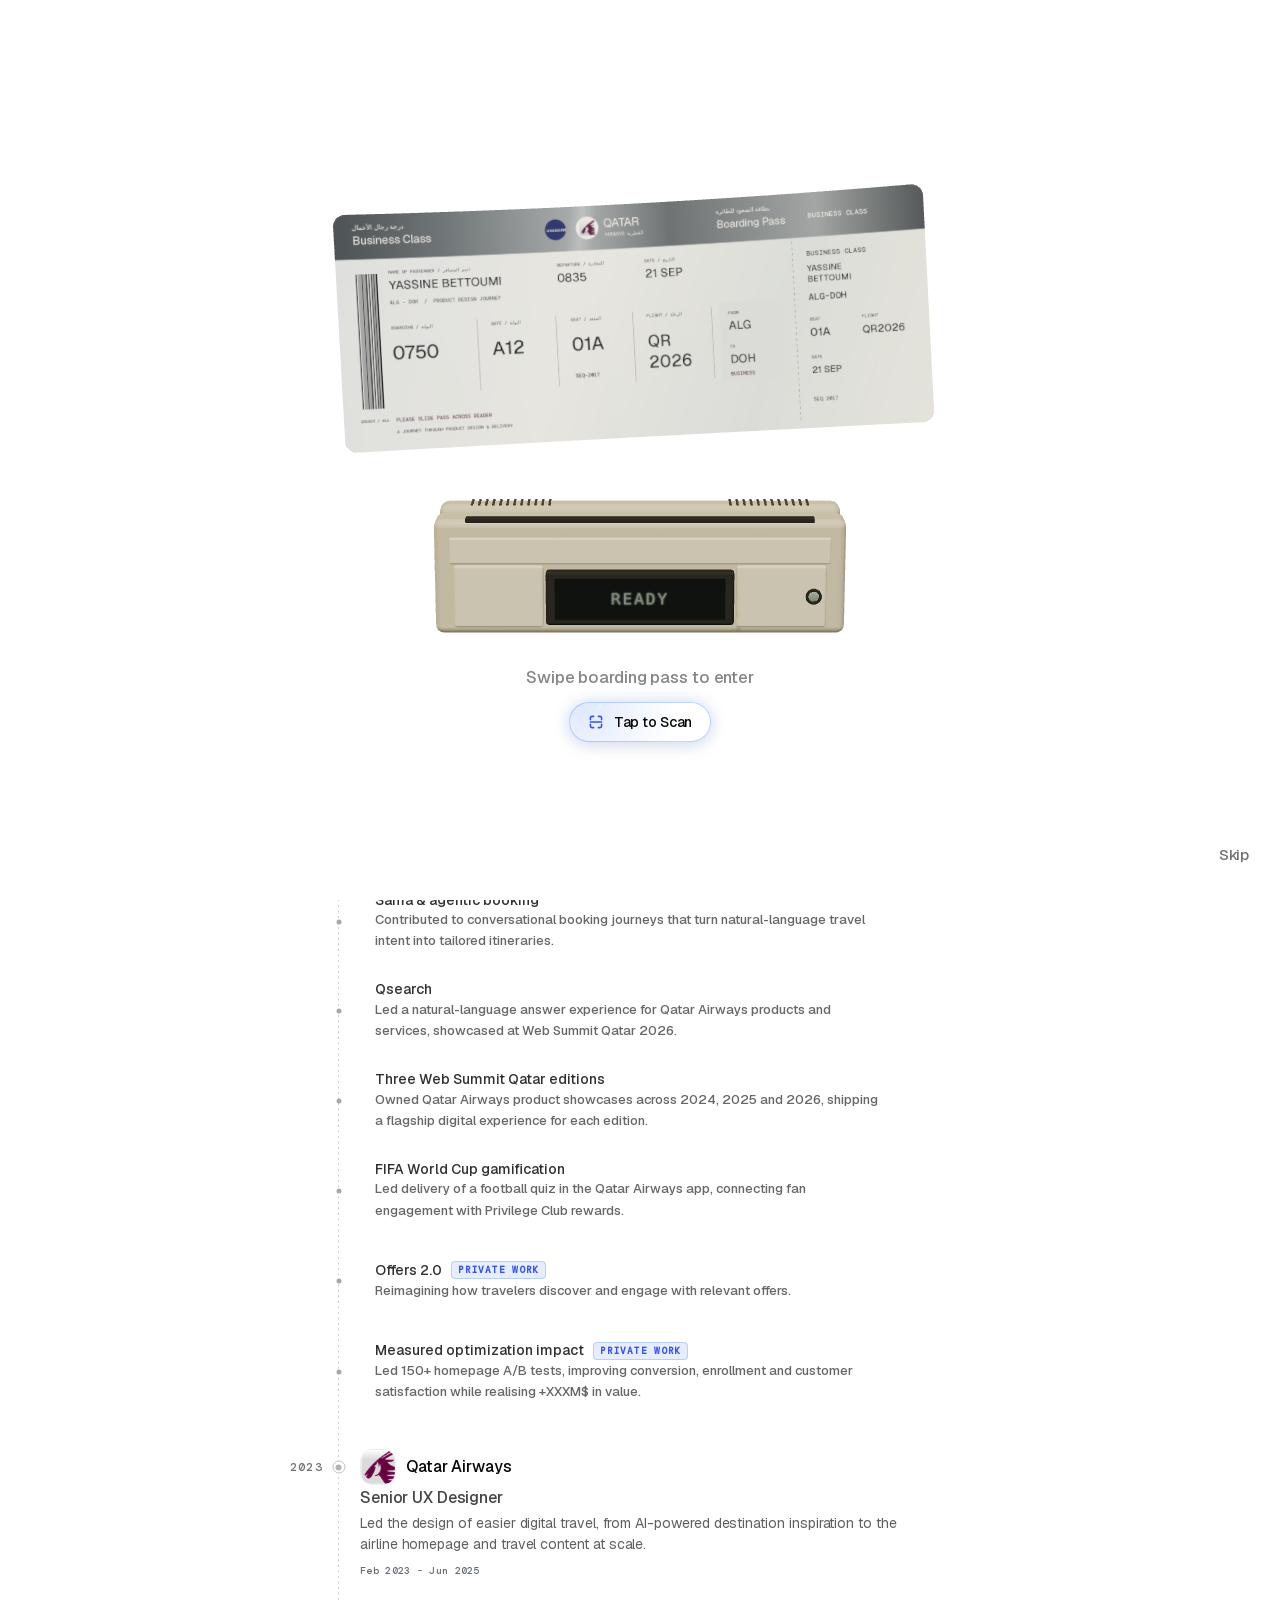
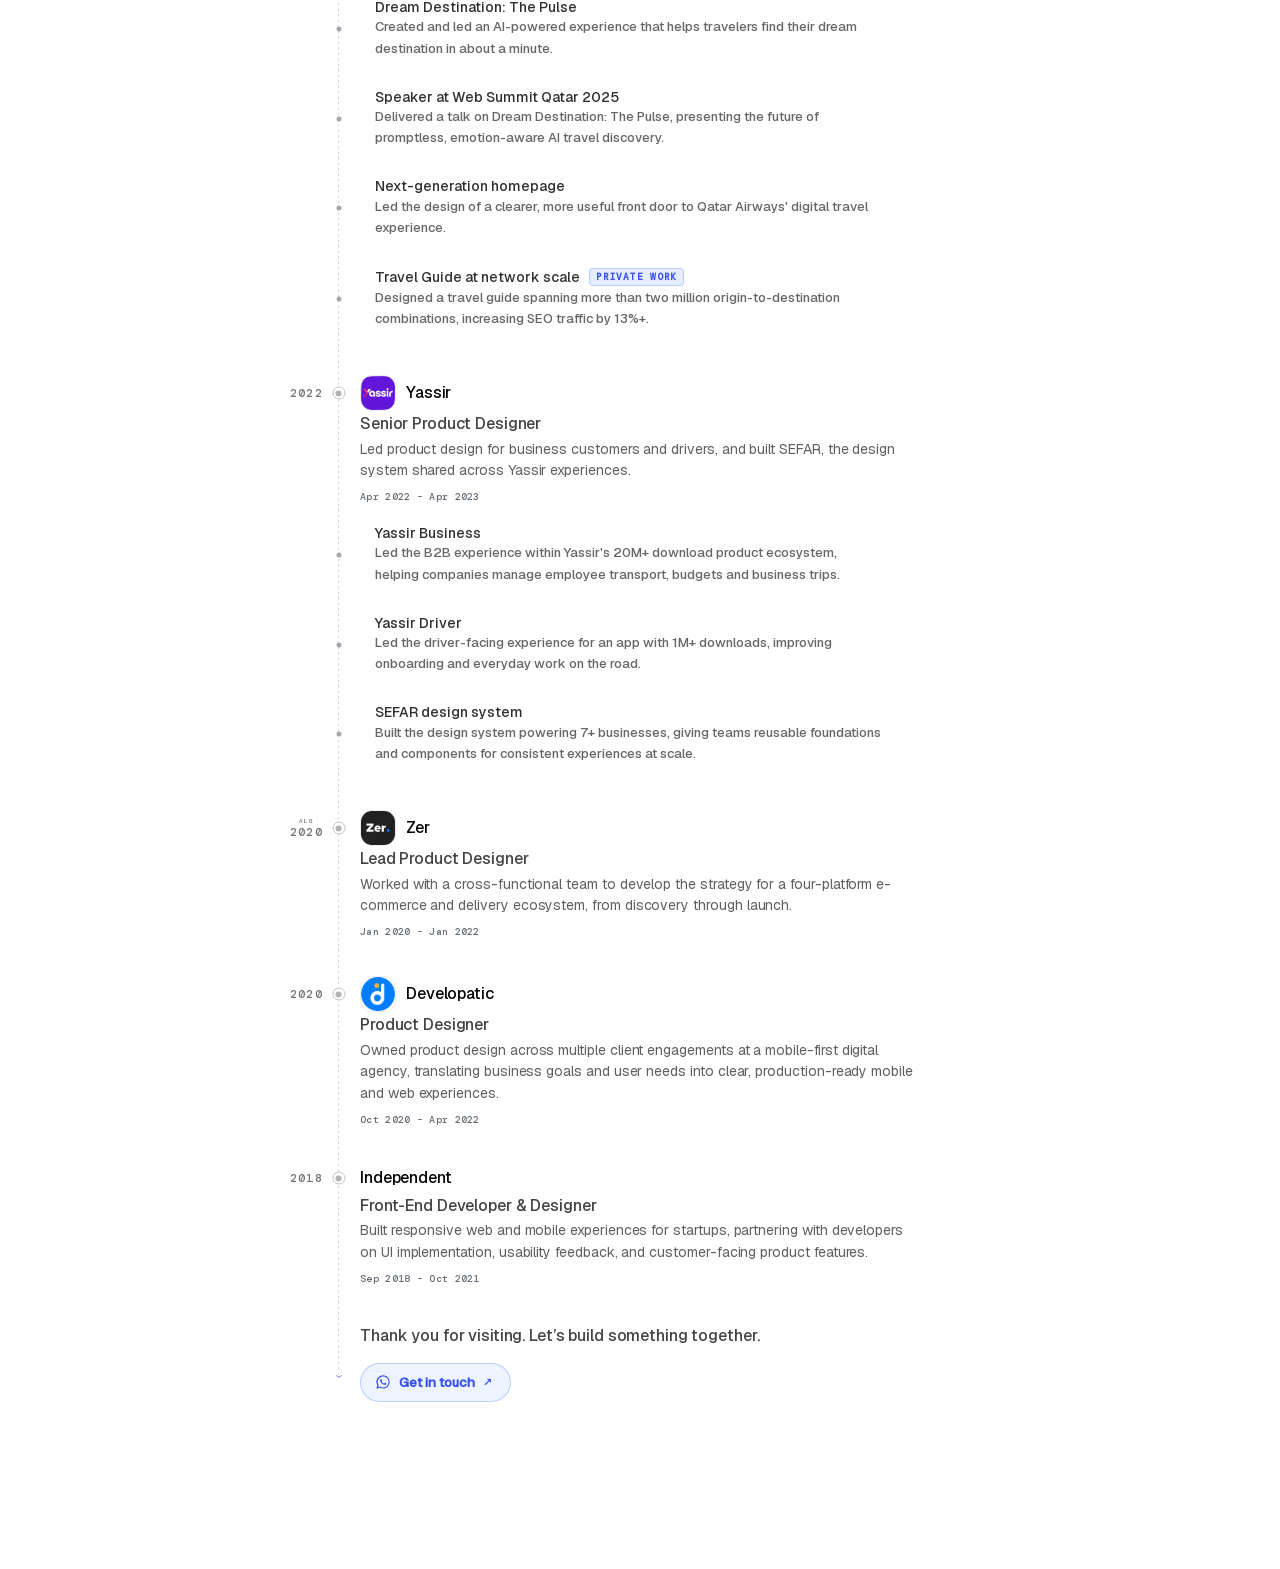
<file: index.html>
<!doctype html>
<html lang="en">
  <head>
    <meta charset="UTF-8" />
    <meta name="viewport" content="width=device-width, initial-scale=1.0" />
    <meta name="theme-color" content="#faf5f5" />
    <meta
      name="description"
      content="Yassine Bettoumi, Product Owner Manager and Senior UX Designer at Qatar Airways. Building AI-powered travel discovery, conversational booking, search, and digital experiences."
    />
    <title>Yassine Bettoumi | AI Product Owner & UX Designer</title>
    <script type="application/ld+json">
    {
      "@context": "https://schema.org",
      "@type": "Person",
      "name": "Yassine Bettoumi",
      "jobTitle": "Product Owner Manager & Senior UX Designer",
      "sameAs": ["https://www.linkedin.com/in/yassine-bettoumi-65837a1b8/"],
      "address": {"@type": "PostalAddress", "addressLocality": "Doha", "addressCountry": "QA"},
      "email": "yassine.bettoumi004@gmail.com",
      "knowsAbout": [
        "AI-powered travel", "Conversational booking", "Natural-language search",
        "Product ownership", "A/B testing", "User experience design", "Design systems"
      ]
    }
    </script>
    <link rel="icon" href="/favicon.svg" />
    <link
      rel="preload"
      href="/assets/a-BwCKRlZ-.woff2"
      as="font"
      type="font/woff2"
      crossorigin
    />
    <script type="module" crossorigin src="/assets/index-DqqElIbC.js"></script>
    <link rel="stylesheet" crossorigin href="/assets/index-4EfXE8dy.css">
  </head>
  <body>
    <div id="app"></div>
    <div id="loader" aria-hidden="true">
      <span class="loader-logo" aria-hidden="true">YB</span>
    </div>
  </body>
</html>
</file>
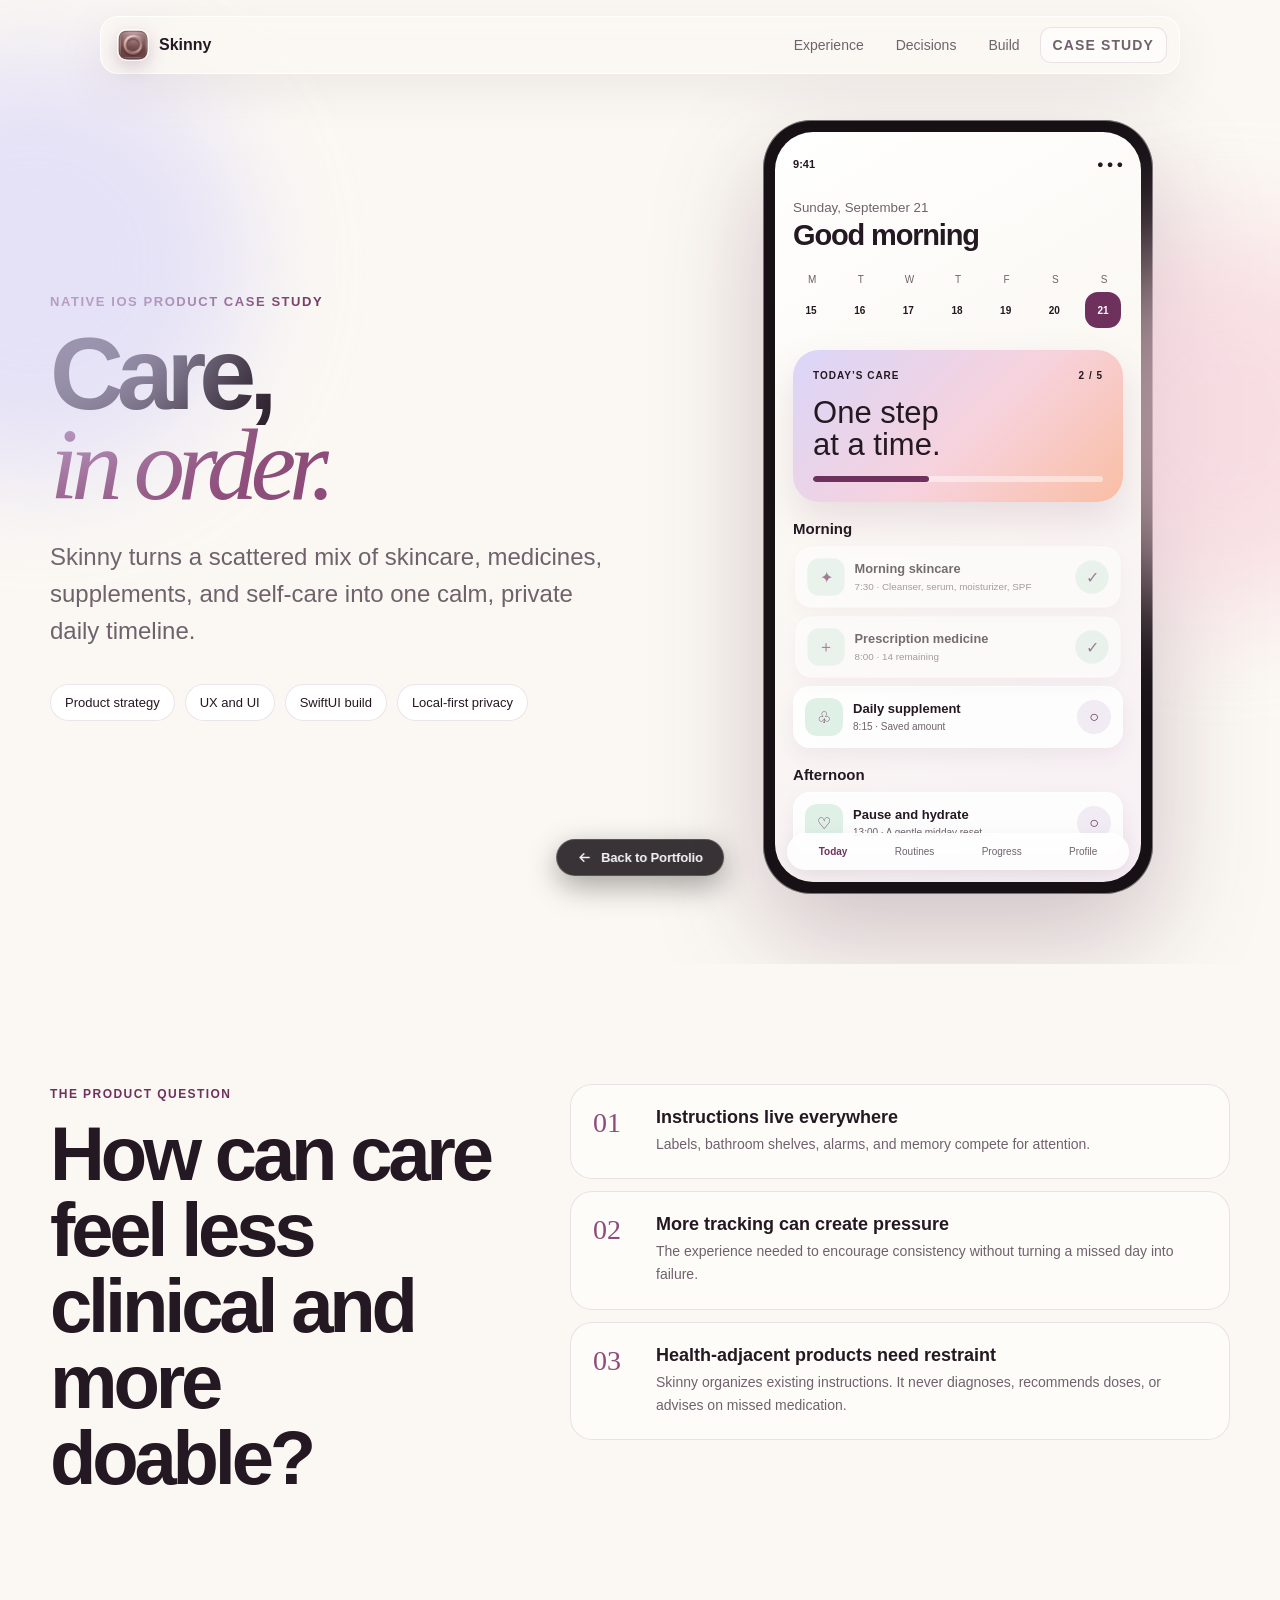
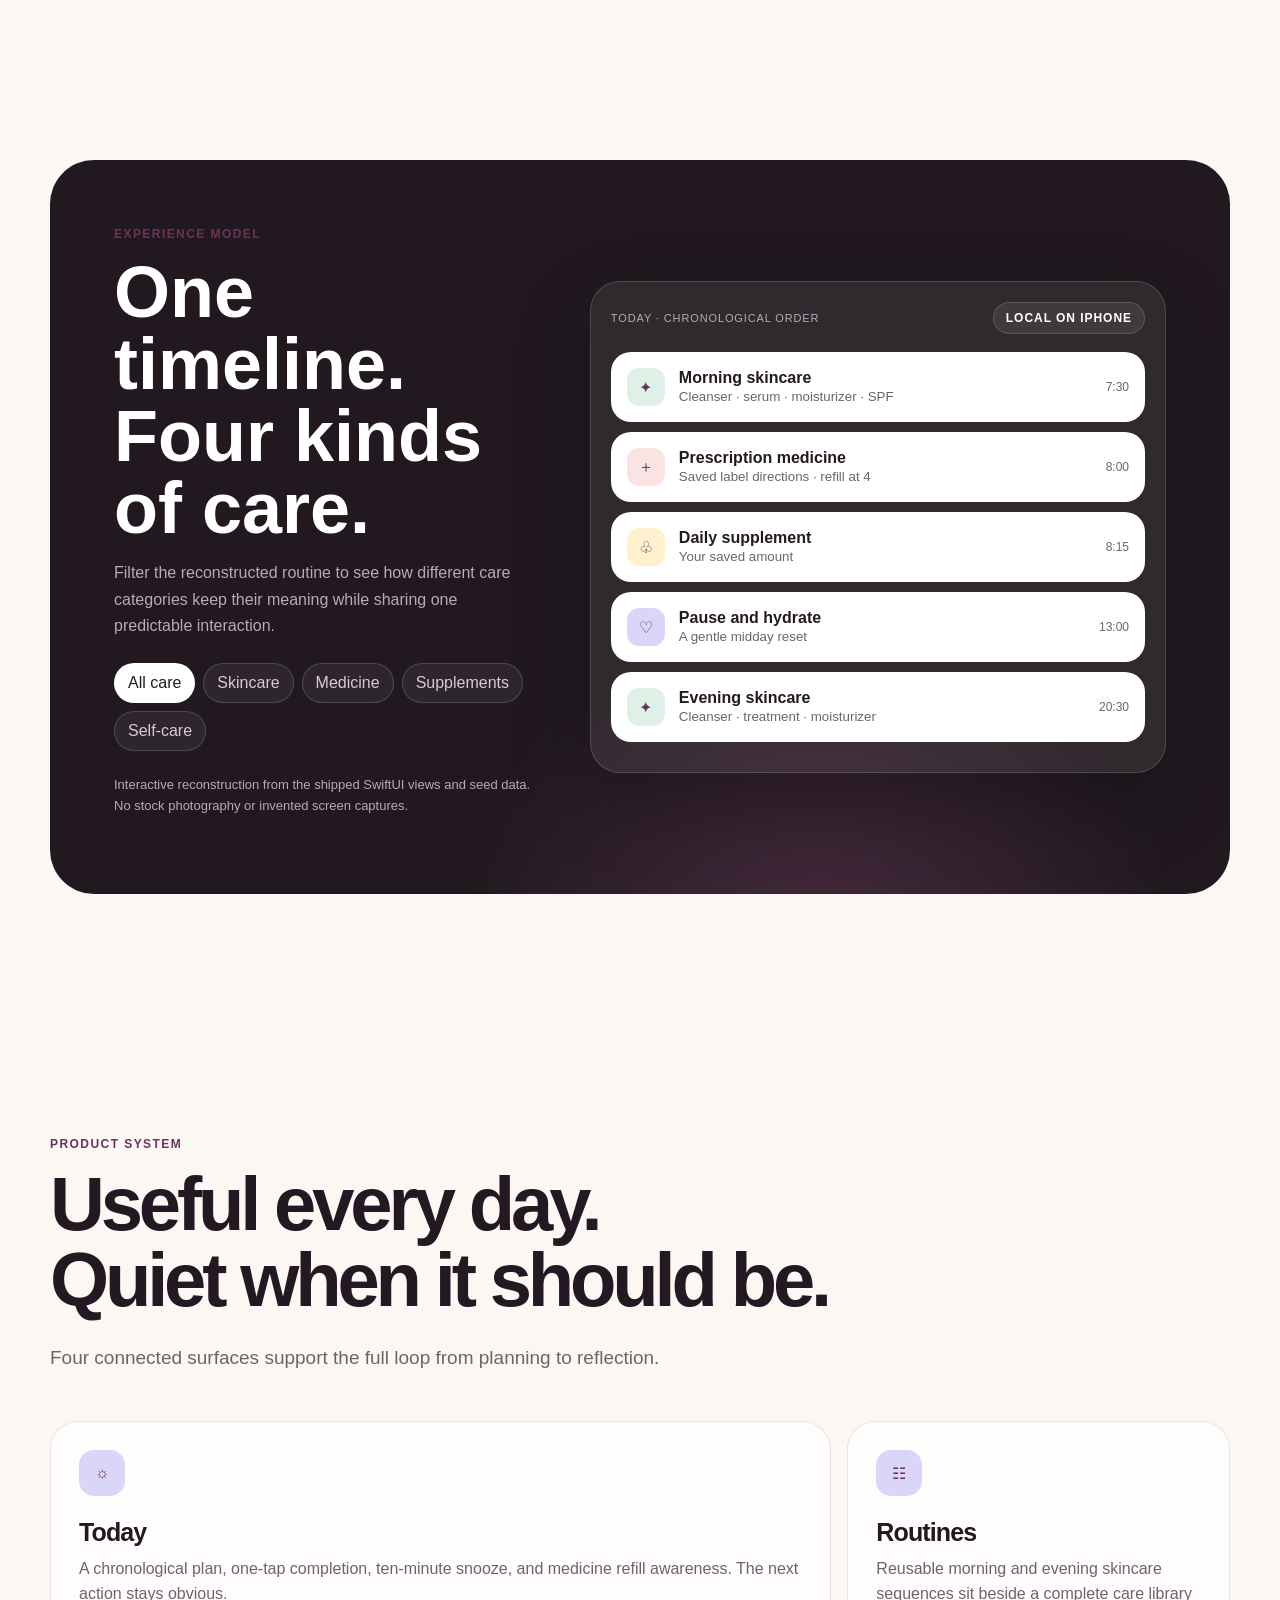
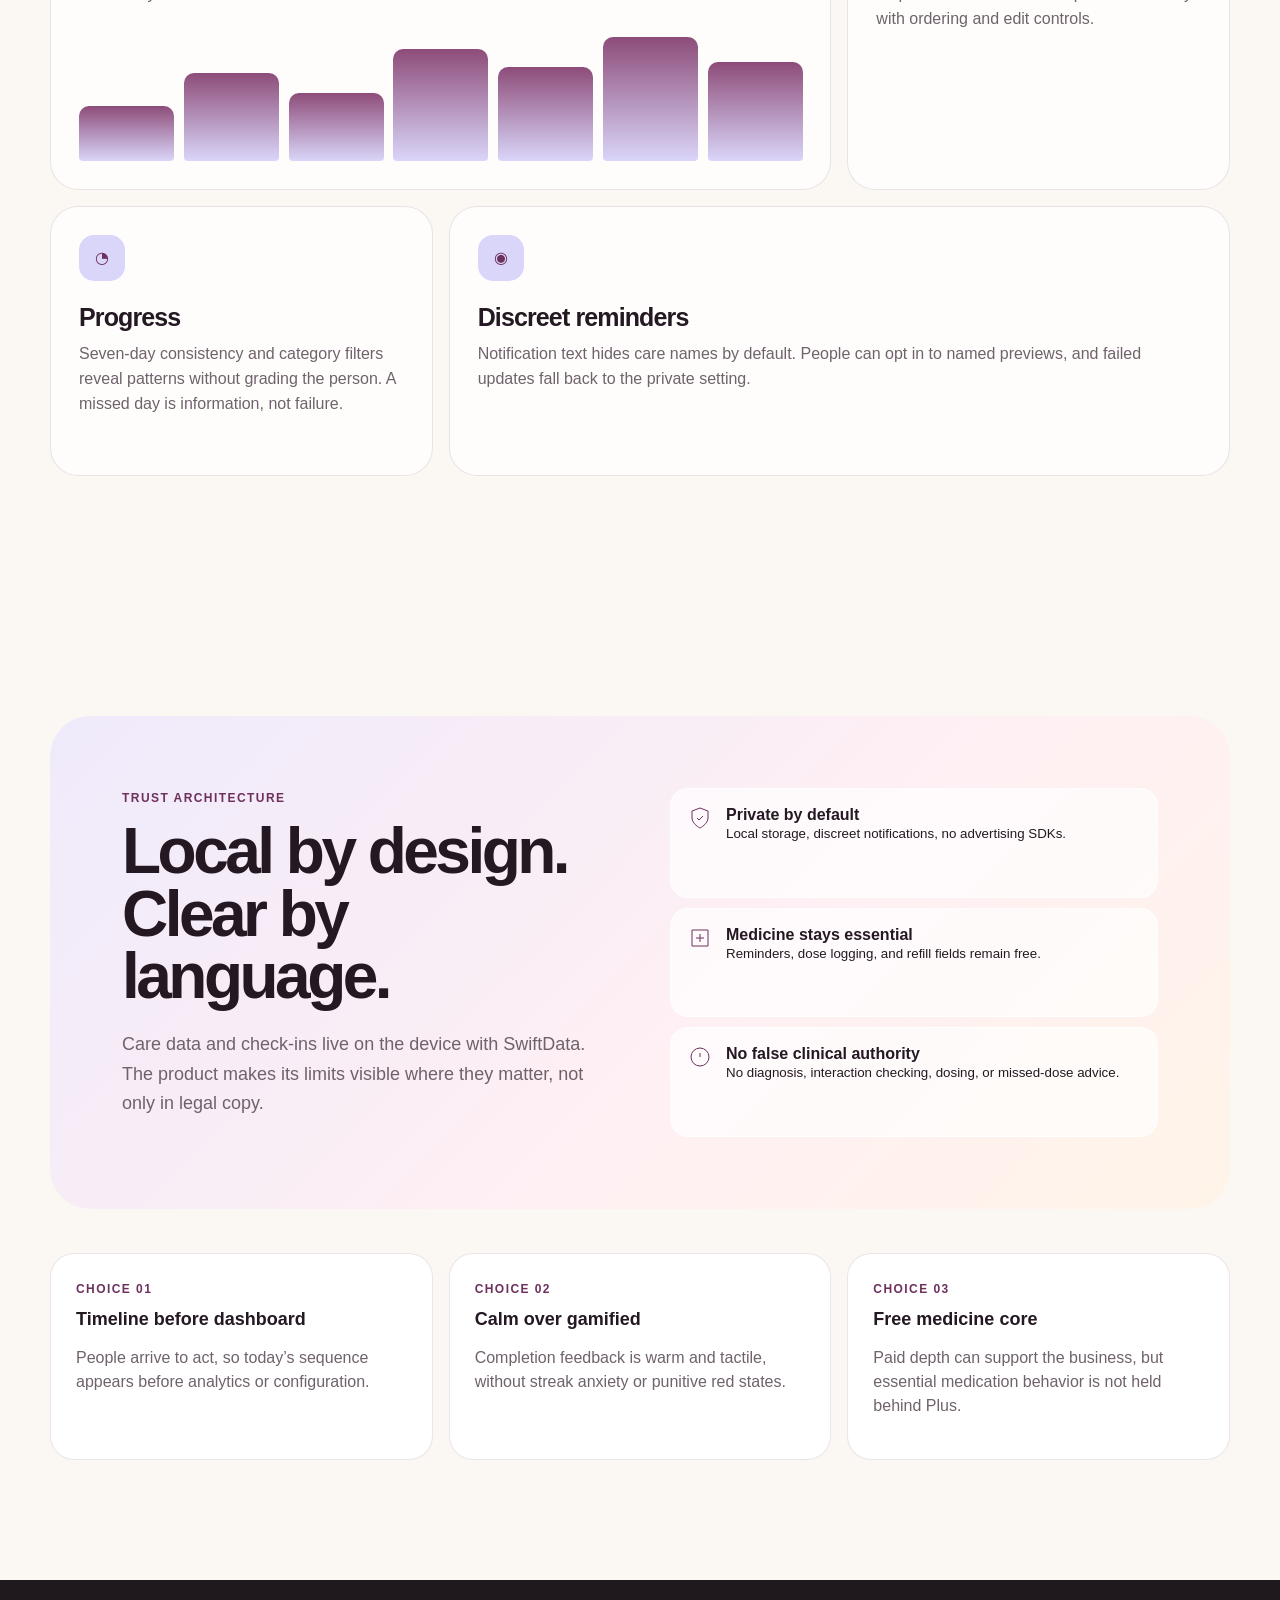
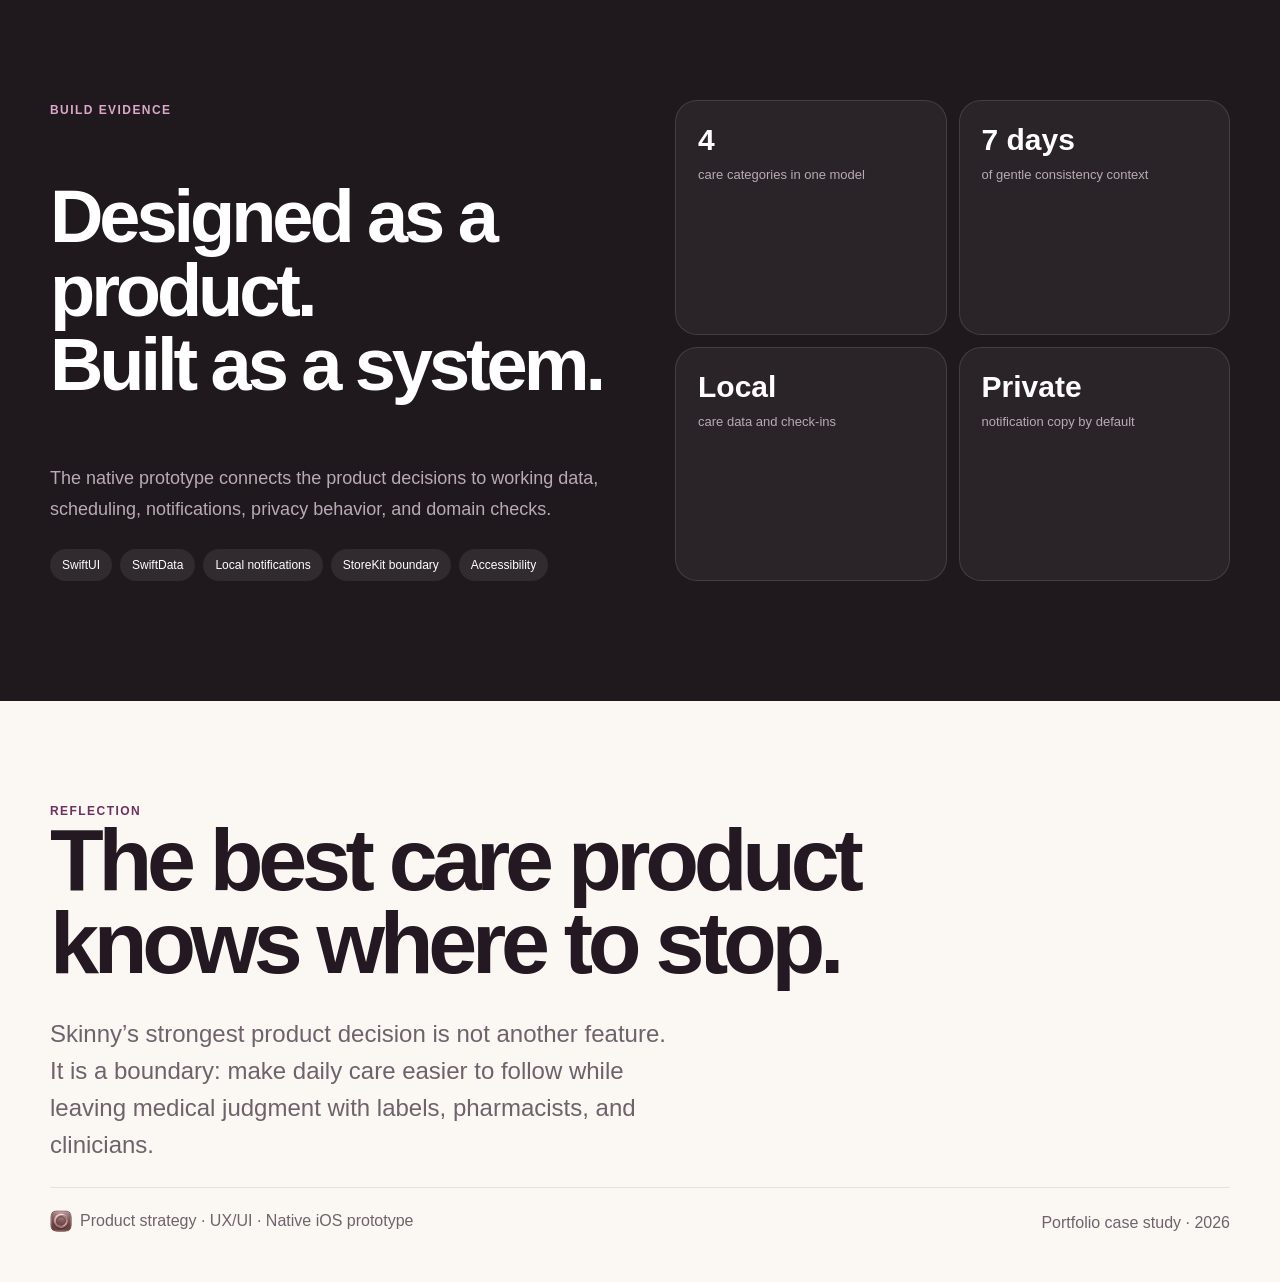
<file: projects/skinny/index.html>
<!doctype html>
<html lang="en">
<head>
<meta charset="utf-8"><meta name="viewport" content="width=device-width,initial-scale=1">
<meta name="description" content="Skinny, a private daily care organizer for skincare, medicines, supplements, and self-care.">
<title>Skinny | Product Case Study</title>
<link rel="canonical" href="https://bettoumi.cv/projects/skinny/" />
<script type="application/ld+json">
{
  "@context": "https://schema.org",
  "@graph": [
    {
      "@type": "WebPage",
      "@id": "https://bettoumi.cv/projects/skinny/#webpage",
      "url": "https://bettoumi.cv/projects/skinny/",
      "name": "Skinny | Product Case Study",
      "description": "Skinny, a private daily care organizer for skincare, medicines, supplements, and self-care.",
      "isPartOf": {
        "@type": "WebSite",
        "@id": "https://bettoumi.cv/#website",
        "url": "https://bettoumi.cv/",
        "name": "Ismail Bettoumi"
      },
      "breadcrumb": {
        "@id": "https://bettoumi.cv/projects/skinny/#breadcrumb"
      },
      "mainEntity": {
        "@id": "https://bettoumi.cv/projects/skinny/#creativework"
      },
      "inLanguage": "en"
    },
    {
      "@type": "CreativeWork",
      "@id": "https://bettoumi.cv/projects/skinny/#creativework",
      "name": "Skinny",
      "headline": "Skinny | Product Case Study",
      "description": "Skinny, a private daily care organizer for skincare, medicines, supplements, and self-care.",
      "url": "https://bettoumi.cv/projects/skinny/",
      "creator": {
        "@type": "Person",
        "@id": "https://bettoumi.cv/#person",
        "name": "Ismail Bettoumi",
        "url": "https://bettoumi.cv/"
      }
    },
    {
      "@type": "BreadcrumbList",
      "@id": "https://bettoumi.cv/projects/skinny/#breadcrumb",
      "itemListElement": [
        {
          "@type": "ListItem",
          "position": 1,
          "name": "Home",
          "item": "https://bettoumi.cv/"
        },
        {
          "@type": "ListItem",
          "position": 2,
          "name": "Projects",
          "item": "https://bettoumi.cv/#projects"
        },
        {
          "@type": "ListItem",
          "position": 3,
          "name": "Skinny",
          "item": "https://bettoumi.cv/projects/skinny/"
        }
      ]
    }
  ]
}
</script>
<link rel="icon" type="image/png" href="/assets/logos/skinny.png" />
<style>
:root{--ink:#241822;--muted:#6f626c;--paper:#fbf8f3;--aub:#6e315d;--plum:#8d4c79;--lilac:#dad6f9;--pink:#f7d2dc;--peach:#f9bea4;--green:#dff1e7;--rose:#f9e4e3;--amber:#fff0ce;--line:rgba(110,49,93,.13);--ease:cubic-bezier(.2,.8,.2,1)}
*{box-sizing:border-box}html{scroll-behavior:smooth}body{margin:0;background:var(--paper);color:var(--ink);font-family:Inter,ui-sans-serif,-apple-system,BlinkMacSystemFont,"Segoe UI",sans-serif;overflow-x:hidden}button,a{font:inherit}a{color:inherit;text-decoration:none}.wrap{width:min(1180px,calc(100% - 40px));margin:auto}.nav{position:fixed;z-index:50;top:16px;left:50%;transform:translateX(-50%);width:min(1080px,calc(100% - 32px));display:flex;align-items:center;justify-content:space-between;padding:10px 12px 10px 16px;border:1px solid rgba(255,255,255,.8);border-radius:18px;background:rgba(251,248,243,.72);backdrop-filter:blur(22px);box-shadow:0 14px 50px rgba(64,31,51,.08)}.brand{display:flex;align-items:center;gap:10px;font-weight:750}.brand-badge-img{width:32px;height:32px;border-radius:10px;object-fit:cover;box-shadow:0 6px 18px rgba(110,49,93,.24);border:0.5px solid rgba(255,255,255,.5);}.mark{display:grid;place-items:center;width:32px;height:32px;color:#fff;border-radius:11px;background:linear-gradient(135deg,var(--aub),var(--plum));box-shadow:0 6px 18px rgba(110,49,93,.24)}.navlinks{display:flex;gap:8px;align-items:center}.navlinks a{padding:9px 12px;border-radius:11px;color:var(--muted);font-size:14px}.navlinks a:hover{background:#fff;color:var(--ink)}.pill{display:inline-flex;align-items:center;gap:8px;padding:8px 12px;border:1px solid var(--line);border-radius:999px;background:rgba(255,255,255,.55);font-size:12px;font-weight:750;letter-spacing:.08em;text-transform:uppercase}.hero{min-height:100svh;display:grid;align-items:center;padding:120px 0 70px;position:relative}.orb{position:absolute;border-radius:50%;filter:blur(55px);opacity:.66;pointer-events:none}.o1{width:430px;height:430px;background:var(--lilac);left:-180px;top:50px}.o2{width:380px;height:380px;background:var(--pink);right:-140px;top:230px}.hero-grid{display:grid;grid-template-columns:1.02fr .98fr;gap:70px;align-items:center}.eyebrow{color:var(--aub);font-weight:800;font-size:13px;letter-spacing:.12em;text-transform:uppercase}.hero h1{font-size:clamp(58px,8vw,116px);line-height:.88;letter-spacing:-.07em;margin:20px 0 28px;max-width:760px;font-weight:620}.hero h1 span{font-family:Georgia,serif;font-style:italic;font-weight:400;color:var(--plum)}.lead{font-size:clamp(18px,2vw,24px);line-height:1.55;color:var(--muted);max-width:620px}.meta{display:flex;gap:10px;flex-wrap:wrap;margin-top:34px}.meta span{padding:10px 14px;border-radius:999px;background:#fff;border:1px solid var(--line);font-size:13px}.phone{width:min(390px,100%);margin:auto;padding:12px;border-radius:48px;background:#171116;box-shadow:0 42px 110px rgba(79,31,63,.25),0 0 0 1px rgba(255,255,255,.4) inset;transform:rotate(2deg)}.screen{min-height:710px;position:relative;overflow:hidden;border-radius:38px;background:linear-gradient(150deg,#fff 0%,#fbf8f3 45%,#f7eff5 100%);padding:26px 18px 20px}.status{display:flex;justify-content:space-between;font-size:11px;font-weight:700;margin-bottom:30px}.greeting small{display:block;color:var(--muted);margin-bottom:4px}.greeting strong{font-size:29px;letter-spacing:-.04em}.week{display:flex;justify-content:space-between;margin:22px 0}.day{width:38px;text-align:center;font-size:10px;color:var(--muted)}.day b{display:grid;place-items:center;margin-top:7px;width:36px;height:36px;border-radius:13px;color:var(--ink)}.day.active b{background:var(--aub);color:#fff}.today-card{padding:20px;border-radius:26px;background:linear-gradient(135deg,var(--lilac),var(--pink) 55%,var(--peach));box-shadow:0 18px 38px rgba(110,49,93,.13)}.cardtop{display:flex;justify-content:space-between;font-size:10px;font-weight:800;letter-spacing:.1em}.today-card h3{font-size:31px;line-height:1.02;font-weight:400;margin:16px 0}.bar{height:6px;border-radius:9px;background:rgba(255,255,255,.45);overflow:hidden}.bar i{display:block;width:40%;height:100%;background:var(--aub);border-radius:9px;transition:width .5s var(--ease)}.timeline-label{font-size:15px;margin:18px 0 9px}.care{display:flex;align-items:center;gap:10px;background:rgba(255,255,255,.83);border:1px solid rgba(255,255,255,.9);border-radius:17px;padding:11px;box-shadow:0 8px 20px rgba(72,39,60,.06);margin-bottom:8px;transition:.35s var(--ease)}.care.done{opacity:.62;transform:scale(.985)}.care-icon{display:grid;place-items:center;width:38px;height:38px;border-radius:12px;background:var(--green);color:var(--aub)}.care:nth-child(3) .care-icon{background:var(--rose)}.care-copy{flex:1}.care-copy b{display:block;font-size:13px}.care-copy small{color:var(--muted);font-size:10px}.check{border:0;width:34px;height:34px;border-radius:50%;background:#f1ebf4;color:var(--aub);cursor:pointer}.care.done .check{background:var(--green)}.tabbar{position:absolute;bottom:12px;left:12px;right:12px;display:flex;justify-content:space-around;padding:13px 8px;border-radius:20px;background:rgba(255,255,255,.84);backdrop-filter:blur(20px);box-shadow:0 8px 25px rgba(30,15,27,.08)}.tabbar span{font-size:10px;color:var(--muted)}.tabbar .on{color:var(--aub);font-weight:800}
section{padding:120px 0}.intro{display:grid;grid-template-columns:.8fr 1.2fr;gap:80px;align-items:start}.section-kicker{color:var(--aub);font-size:12px;font-weight:800;letter-spacing:.12em;text-transform:uppercase}.intro h2,.section-head h2{font-size:clamp(42px,6vw,76px);line-height:1;letter-spacing:-.055em;margin:14px 0 24px}.intro p,.section-head p{color:var(--muted);font-size:19px;line-height:1.65}.tension{display:grid;gap:12px}.tension div{display:grid;grid-template-columns:48px 1fr;gap:15px;padding:22px;border:1px solid var(--line);border-radius:22px;background:rgba(255,255,255,.52)}.tension b{font-size:18px}.tension p{margin:5px 0 0;font-size:14px}.num{color:var(--plum);font-family:Georgia,serif;font-size:28px}.theater{background:#21191f;color:#fff;border-radius:44px;padding:clamp(22px,5vw,64px);overflow:hidden;position:relative}.theater:before{content:"";position:absolute;inset:auto -10% -45% 20%;height:70%;background:radial-gradient(circle,var(--plum),transparent 62%);opacity:.35}.theater-grid{display:grid;grid-template-columns:.85fr 1.15fr;gap:50px;align-items:center;position:relative}.filters{display:flex;flex-wrap:wrap;gap:8px;margin:24px 0}.filter{border:1px solid rgba(255,255,255,.16);color:#d7cbd3;background:rgba(255,255,255,.06);padding:10px 13px;border-radius:999px;cursor:pointer}.filter.active{color:#241822;background:#fff}.stage{border:1px solid rgba(255,255,255,.15);border-radius:30px;padding:20px;background:rgba(255,255,255,.07);box-shadow:0 30px 80px rgba(0,0,0,.24)}.stage-head{display:flex;justify-content:space-between;align-items:center;margin-bottom:18px}.routine{display:flex;gap:14px;align-items:center;background:#fff;color:var(--ink);padding:16px;border-radius:20px;margin:10px 0;transform:translateX(0);transition:.35s var(--ease)}.routine:hover{transform:translateX(6px)}.routine .care-icon{flex:none}.routine-copy{flex:1}.routine-copy b{display:block}.routine-copy small{color:var(--muted)}.routine time{font-size:12px;color:var(--muted)}.label{font-size:11px;color:#b9aab5;letter-spacing:.08em;text-transform:uppercase}.note{font-size:13px;color:#b9aab5;line-height:1.6;margin-top:18px}.feature-grid{display:grid;grid-template-columns:repeat(12,1fr);gap:16px;margin-top:48px}.feature{grid-column:span 4;min-height:270px;padding:28px;border:1px solid var(--line);border-radius:28px;background:rgba(255,255,255,.63);position:relative;overflow:hidden}.feature.wide{grid-column:span 8}.feature.tall{grid-row:span 2}.feature h3{font-size:25px;letter-spacing:-.035em;margin:22px 0 10px}.feature p{color:var(--muted);line-height:1.55;margin:0}.icon{width:46px;height:46px;display:grid;place-items:center;border-radius:15px;background:var(--lilac);color:var(--aub)}.mini-chart{height:130px;display:flex;gap:10px;align-items:flex-end;margin-top:24px}.mini-chart i{flex:1;border-radius:10px 10px 4px 4px;background:linear-gradient(var(--plum),var(--lilac));transform-origin:bottom;animation:rise 1s var(--ease) both}.mini-chart i:nth-child(1){height:42%}.mini-chart i:nth-child(2){height:68%}.mini-chart i:nth-child(3){height:52%}.mini-chart i:nth-child(4){height:86%}.mini-chart i:nth-child(5){height:72%}.mini-chart i:nth-child(6){height:95%}.mini-chart i:nth-child(7){height:76%}@keyframes rise{from{transform:scaleY(0)}}.privacy{background:linear-gradient(135deg,#efeafb,#fff0f3 60%,#fff4e8);border-radius:40px;padding:clamp(28px,6vw,72px);display:grid;grid-template-columns:1fr 1fr;gap:60px}.privacy h2{font-size:clamp(40px,5vw,68px);line-height:.98;letter-spacing:-.055em;margin:14px 0 22px}.rules{display:grid;gap:10px}.rule{display:flex;gap:14px;padding:17px;border-radius:18px;background:rgba(255,255,255,.66);border:1px solid rgba(255,255,255,.8)}.rule svg{flex:none;color:var(--aub)}.decision{display:grid;grid-template-columns:repeat(3,1fr);gap:16px;margin-top:44px}.decision article{padding:25px;border-radius:24px;border:1px solid var(--line);background:#fff}.decision b{display:block;font-size:18px;margin:12px 0 8px}.decision p{color:var(--muted);line-height:1.5}.proof{background:#1f181d;color:#fff}.proof .wrap{display:grid;grid-template-columns:1fr 1fr;gap:70px}.proof-grid{display:grid;grid-template-columns:1fr 1fr;gap:12px}.proof-card{padding:22px;border:1px solid rgba(255,255,255,.12);border-radius:22px;background:rgba(255,255,255,.05)}.proof-card strong{display:block;font-size:30px;margin-bottom:8px}.proof-card span{color:#b9aab5;font-size:13px}.stack{display:flex;gap:8px;flex-wrap:wrap;margin-top:25px}.stack span{padding:9px 12px;border-radius:999px;background:rgba(255,255,255,.08);font-size:12px}.footer{padding:100px 0 50px}.footer h2{font-size:clamp(44px,7vw,88px);line-height:.94;letter-spacing:-.06em;margin:0 0 30px}.footer-row{display:flex;justify-content:space-between;align-items:end;color:var(--muted);border-top:1px solid var(--line);padding-top:22px}.reveal{opacity:0;transform:translateY(24px);transition:opacity .7s var(--ease),transform .7s var(--ease)}.reveal.in{opacity:1;transform:none}
@media(max-width:860px){.navlinks a:not(:last-child){display:none}.hero-grid,.intro,.theater-grid,.privacy,.proof .wrap{grid-template-columns:1fr}.hero-copy{text-align:center}.lead{margin-inline:auto}.meta{justify-content:center}.phone{transform:none}.feature,.feature.wide{grid-column:span 12}.decision{grid-template-columns:1fr}.proof-grid{grid-template-columns:1fr 1fr}}@media(max-width:520px){.wrap{width:min(100% - 24px,1180px)}section{padding:82px 0}.hero h1{font-size:58px}.screen{min-height:650px}.phone{max-width:350px}.proof-grid{grid-template-columns:1fr}.footer-row{align-items:start;gap:20px;flex-direction:column}.nav{top:8px}.theater{border-radius:30px}.feature-grid{gap:10px}.feature{min-height:230px}}
@media(prefers-reduced-motion:reduce){html{scroll-behavior:auto}*,*:before,*:after{animation:none!important;transition:none!important}.reveal{opacity:1;transform:none}}
.hero{overflow:hidden}
.back-to-portfolio-btn{position:fixed;bottom:24px;left:50%;transform:translateX(-50%);z-index:9999;display:inline-flex;align-items:center;gap:9px;padding:10px 20px;border-radius:9999px;background:rgba(23,17,22,.85);backdrop-filter:blur(16px);-webkit-backdrop-filter:blur(16px);border:1px solid rgba(255,255,255,.16);color:#f5f5f7;font-family:Inter,ui-sans-serif,-apple-system,BlinkMacSystemFont,"Segoe UI",sans-serif;font-size:13px;font-weight:600;text-decoration:none;letter-spacing:-.01em;box-shadow:0 10px 30px rgba(0,0,0,.35),0 0 0 1px rgba(255,255,255,.05);transition:transform .25s cubic-bezier(.16,1,.3,1),background-color .25s,border-color .25s,box-shadow .25s,color .25s;cursor:pointer;white-space:nowrap;user-select:none;-webkit-user-select:none}.back-to-portfolio-btn:hover{background:rgba(45,31,43,.95);border-color:rgba(255,255,255,.35);color:#fff;transform:translateX(-50%) translateY(-2px);box-shadow:0 14px 40px rgba(0,0,0,.5),0 0 20px rgba(255,255,255,.1)}.back-to-portfolio-btn:active{transform:translateX(-50%) translateY(0);background:rgba(23,17,22,.95)}.back-to-portfolio-btn:focus-visible{outline:2px solid var(--aub,#6e315d);outline-offset:3px}.back-to-portfolio-icon{width:15px;height:15px;flex-shrink:0;transition:transform .2s cubic-bezier(.16,1,.3,1)}.back-to-portfolio-btn:hover .back-to-portfolio-icon{transform:translateX(-3px)}@media(max-width:640px){.back-to-portfolio-btn{bottom:max(16px,env(safe-area-inset-bottom,16px));padding:9px 16px;font-size:12px;gap:7px}.back-to-portfolio-icon{width:14px;height:14px}}@media(prefers-reduced-motion:reduce){.back-to-portfolio-btn{transition:none!important}.back-to-portfolio-btn:hover{transform:translateX(-50%)!important}.back-to-portfolio-btn:hover .back-to-portfolio-icon{transform:none!important}}
</style>
</head>
<body>
<nav class="nav" aria-label="Case study navigation"><a class="brand" href="#top"><img src="/assets/logos/skinny.png" alt="Skinny Logo" class="brand-badge-img" width="32" height="32"> Skinny</a><div class="navlinks"><a href="#experience">Experience</a><a href="#decisions">Decisions</a><a href="#proof">Build</a><a class="pill" href="#reflection">Case study</a></div></nav>
<main id="top">
<header class="hero"><div class="orb o1"></div><div class="orb o2"></div><div class="wrap hero-grid"><div class="hero-copy reveal"><div class="eyebrow">Native iOS product case study</div><h1>Care,<br><span>in order.</span></h1><p class="lead">Skinny turns a scattered mix of skincare, medicines, supplements, and self-care into one calm, private daily timeline.</p><div class="meta"><span>Product strategy</span><span>UX and UI</span><span>SwiftUI build</span><span>Local-first privacy</span></div></div><div class="phone reveal" aria-label="Interactive reconstruction of Skinny Today view"><div class="screen"><div class="status"><span>9:41</span><span>● ● ●</span></div><div class="greeting"><small>Sunday, September 21</small><strong>Good morning</strong></div><div class="week"><div class="day">M<b>15</b></div><div class="day">T<b>16</b></div><div class="day">W<b>17</b></div><div class="day">T<b>18</b></div><div class="day">F<b>19</b></div><div class="day">S<b>20</b></div><div class="day active">S<b>21</b></div></div><div class="today-card"><div class="cardtop"><span>TODAY’S CARE</span><span id="count">2 / 5</span></div><h3>One step<br>at a time.</h3><div class="bar"><i id="progress"></i></div></div><h4 class="timeline-label">Morning</h4><div class="care done"><span class="care-icon">✦</span><span class="care-copy"><b>Morning skincare</b><small>7:30 · Cleanser, serum, moisturizer, SPF</small></span><button class="check" aria-label="Toggle Morning skincare">✓</button></div><div class="care done"><span class="care-icon">＋</span><span class="care-copy"><b>Prescription medicine</b><small>8:00 · 14 remaining</small></span><button class="check" aria-label="Toggle prescription medicine">✓</button></div><div class="care"><span class="care-icon">♧</span><span class="care-copy"><b>Daily supplement</b><small>8:15 · Saved amount</small></span><button class="check" aria-label="Toggle daily supplement">○</button></div><h4 class="timeline-label">Afternoon</h4><div class="care"><span class="care-icon">♡</span><span class="care-copy"><b>Pause and hydrate</b><small>13:00 · A gentle midday reset</small></span><button class="check" aria-label="Toggle hydration">○</button></div><div class="tabbar"><span class="on">Today</span><span>Routines</span><span>Progress</span><span>Profile</span></div></div></div></div></header>
<section><div class="wrap intro"><div class="reveal"><span class="section-kicker">The product question</span><h2>How can care feel less clinical and more doable?</h2></div><div class="tension reveal"><div><span class="num">01</span><span><b>Instructions live everywhere</b><p>Labels, bathroom shelves, alarms, and memory compete for attention.</p></span></div><div><span class="num">02</span><span><b>More tracking can create pressure</b><p>The experience needed to encourage consistency without turning a missed day into failure.</p></span></div><div><span class="num">03</span><span><b>Health-adjacent products need restraint</b><p>Skinny organizes existing instructions. It never diagnoses, recommends doses, or advises on missed medication.</p></span></div></div></div></section>
<section id="experience"><div class="wrap"><div class="theater"><div class="theater-grid"><div class="reveal"><span class="section-kicker">Experience model</span><h2 style="font-size:clamp(42px,6vw,72px);line-height:1;margin:14px 0">One timeline.<br>Four kinds of care.</h2><p style="color:#b9aab5;line-height:1.65">Filter the reconstructed routine to see how different care categories keep their meaning while sharing one predictable interaction.</p><div class="filters" data-care-filter><button class="filter active" data-filter="all">All care</button><button class="filter" data-filter="skincare">Skincare</button><button class="filter" data-filter="medicine">Medicine</button><button class="filter" data-filter="supplement">Supplements</button><button class="filter" data-filter="selfcare">Self-care</button></div><p class="note">Interactive reconstruction from the shipped SwiftUI views and seed data. No stock photography or invented screen captures.</p></div><div class="stage reveal"><div class="stage-head"><span class="label">Today · chronological order</span><span class="pill" style="background:rgba(255,255,255,.08);color:#fff;border-color:rgba(255,255,255,.15)">Local on iPhone</span></div><div class="routine" data-kind="skincare"><span class="care-icon">✦</span><span class="routine-copy"><b>Morning skincare</b><small>Cleanser · serum · moisturizer · SPF</small></span><time>7:30</time></div><div class="routine" data-kind="medicine"><span class="care-icon" style="background:var(--rose)">＋</span><span class="routine-copy"><b>Prescription medicine</b><small>Saved label directions · refill at 4</small></span><time>8:00</time></div><div class="routine" data-kind="supplement"><span class="care-icon" style="background:var(--amber)">♧</span><span class="routine-copy"><b>Daily supplement</b><small>Your saved amount</small></span><time>8:15</time></div><div class="routine" data-kind="selfcare"><span class="care-icon" style="background:var(--lilac)">♡</span><span class="routine-copy"><b>Pause and hydrate</b><small>A gentle midday reset</small></span><time>13:00</time></div><div class="routine" data-kind="skincare"><span class="care-icon">✦</span><span class="routine-copy"><b>Evening skincare</b><small>Cleanser · treatment · moisturizer</small></span><time>20:30</time></div></div></div></div></div></section>
<section><div class="wrap"><div class="section-head reveal"><span class="section-kicker">Product system</span><h2>Useful every day.<br>Quiet when it should be.</h2><p>Four connected surfaces support the full loop from planning to reflection.</p></div><div class="feature-grid"><article class="feature wide reveal"><div class="icon">☼</div><h3>Today</h3><p>A chronological plan, one-tap completion, ten-minute snooze, and medicine refill awareness. The next action stays obvious.</p><div class="mini-chart"><i></i><i></i><i></i><i></i><i></i><i></i><i></i></div></article><article class="feature reveal"><div class="icon">☷</div><h3>Routines</h3><p>Reusable morning and evening skincare sequences sit beside a complete care library with ordering and edit controls.</p></article><article class="feature reveal"><div class="icon">◔</div><h3>Progress</h3><p>Seven-day consistency and category filters reveal patterns without grading the person. A missed day is information, not failure.</p></article><article class="feature wide reveal"><div class="icon">◉</div><h3>Discreet reminders</h3><p>Notification text hides care names by default. People can opt in to named previews, and failed updates fall back to the private setting.</p></article></div></div></section>
<section id="decisions"><div class="wrap"><div class="privacy reveal"><div><span class="section-kicker">Trust architecture</span><h2>Local by design.<br>Clear by language.</h2><p style="color:var(--muted);font-size:18px;line-height:1.65">Care data and check-ins live on the device with SwiftData. The product makes its limits visible where they matter, not only in legal copy.</p></div><div class="rules"><div class="rule"><svg width="24" height="24" viewBox="0 0 24 24" fill="none" stroke="currentColor"><path d="M12 22s8-4 8-10V5l-8-3-8 3v7c0 6 8 10 8 10Z"/><path d="m9 12 2 2 4-4"/></svg><span><b>Private by default</b><br><small>Local storage, discreet notifications, no advertising SDKs.</small></span></div><div class="rule"><svg width="24" height="24" viewBox="0 0 24 24" fill="none" stroke="currentColor"><path d="M4 4h16v16H4z"/><path d="M8 12h8M12 8v8"/></svg><span><b>Medicine stays essential</b><br><small>Reminders, dose logging, and refill fields remain free.</small></span></div><div class="rule"><svg width="24" height="24" viewBox="0 0 24 24" fill="none" stroke="currentColor"><circle cx="12" cy="12" r="9"/><path d="M12 8v4M12 16h.01"/></svg><span><b>No false clinical authority</b><br><small>No diagnosis, interaction checking, dosing, or missed-dose advice.</small></span></div></div></div><div class="decision"><article class="reveal"><span class="section-kicker">Choice 01</span><b>Timeline before dashboard</b><p>People arrive to act, so today’s sequence appears before analytics or configuration.</p></article><article class="reveal"><span class="section-kicker">Choice 02</span><b>Calm over gamified</b><p>Completion feedback is warm and tactile, without streak anxiety or punitive red states.</p></article><article class="reveal"><span class="section-kicker">Choice 03</span><b>Free medicine core</b><p>Paid depth can support the business, but essential medication behavior is not held behind Plus.</p></article></div></div></section>
<section class="proof" id="proof"><div class="wrap"><div class="reveal"><span class="section-kicker" style="color:#d9a8ca">Build evidence</span><h2 style="font-size:clamp(44px,6vw,74px);line-height:1;letter-spacing:-.055em">Designed as a product.<br>Built as a system.</h2><p style="color:#b9aab5;line-height:1.7;font-size:18px">The native prototype connects the product decisions to working data, scheduling, notifications, privacy behavior, and domain checks.</p><div class="stack"><span>SwiftUI</span><span>SwiftData</span><span>Local notifications</span><span>StoreKit boundary</span><span>Accessibility</span></div></div><div class="proof-grid reveal"><div class="proof-card"><strong>4</strong><span>care categories in one model</span></div><div class="proof-card"><strong>7 days</strong><span>of gentle consistency context</span></div><div class="proof-card"><strong>Local</strong><span>care data and check-ins</span></div><div class="proof-card"><strong>Private</strong><span>notification copy by default</span></div></div></div></section>
<section class="footer" id="reflection"><div class="wrap reveal"><span class="section-kicker">Reflection</span><h2>The best care product<br>knows where to stop.</h2><p class="lead">Skinny’s strongest product decision is not another feature. It is a boundary: make daily care easier to follow while leaving medical judgment with labels, pharmacists, and clinicians.</p><div class="footer-row"><span style="display:flex;align-items:center;gap:8px;"><img src="/assets/logos/skinny.png" alt="Skinny Logo" width="22" height="22" style="border-radius:7px;object-fit:cover;">Product strategy · UX/UI · Native iOS prototype</span><span>Portfolio case study · 2026</span></div></div></section>
</main>
<script>
const reduced=matchMedia('(prefers-reduced-motion: reduce)').matches;
const io=new IntersectionObserver(es=>es.forEach(e=>{if(e.isIntersecting)e.target.classList.add('in')}),{threshold:.12});
document.querySelectorAll('.reveal').forEach(el=>reduced?el.classList.add('in'):io.observe(el));
const care=[...document.querySelectorAll('.phone .care')];
function update(){const done=care.filter(x=>x.classList.contains('done')).length;document.querySelector('#count').textContent=`${done} / 5`;document.querySelector('#progress').style.width=`${done/5*100}%`}
care.forEach(row=>row.querySelector('button').addEventListener('click',()=>{row.classList.toggle('done');row.querySelector('button').textContent=row.classList.contains('done')?'✓':'○';update()}));
document.querySelectorAll('.filter').forEach(btn=>btn.addEventListener('click',()=>{document.querySelectorAll('.filter').forEach(x=>x.classList.remove('active'));btn.classList.add('active');const f=btn.dataset.filter;document.querySelectorAll('.routine').forEach(row=>{row.hidden=f!=='all'&&row.dataset.kind!==f})}));
</script>
  <a href="/" target="_top" class="back-to-portfolio-btn" aria-label="Back to Portfolio" title="Back to Portfolio">
    <svg class="back-to-portfolio-icon" viewBox="0 0 20 20" fill="none" stroke="currentColor" stroke-width="2" stroke-linecap="round" stroke-linejoin="round" aria-hidden="true">
      <path d="M16 10H4M9 5l-5 5 5 5"/>
    </svg>
    <span>Back to Portfolio</span>
  </a>
</body></html>
</file>
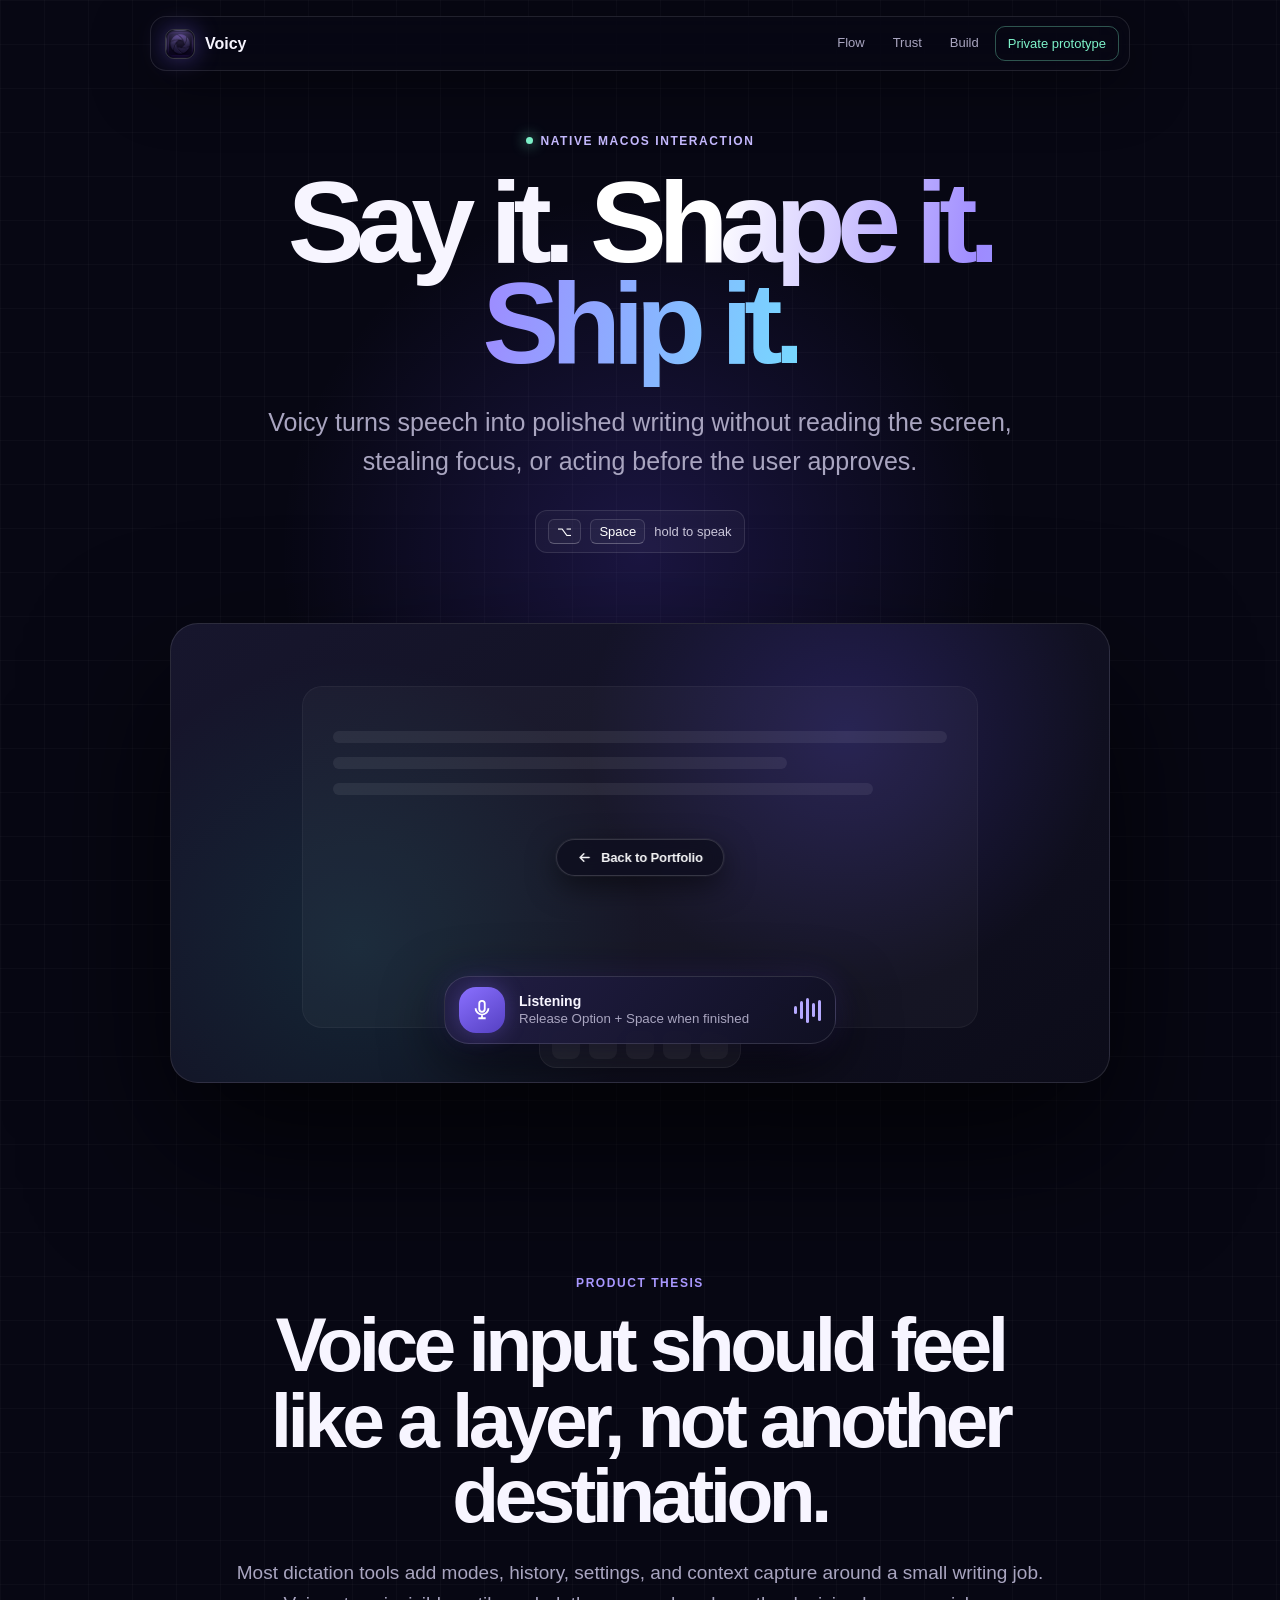
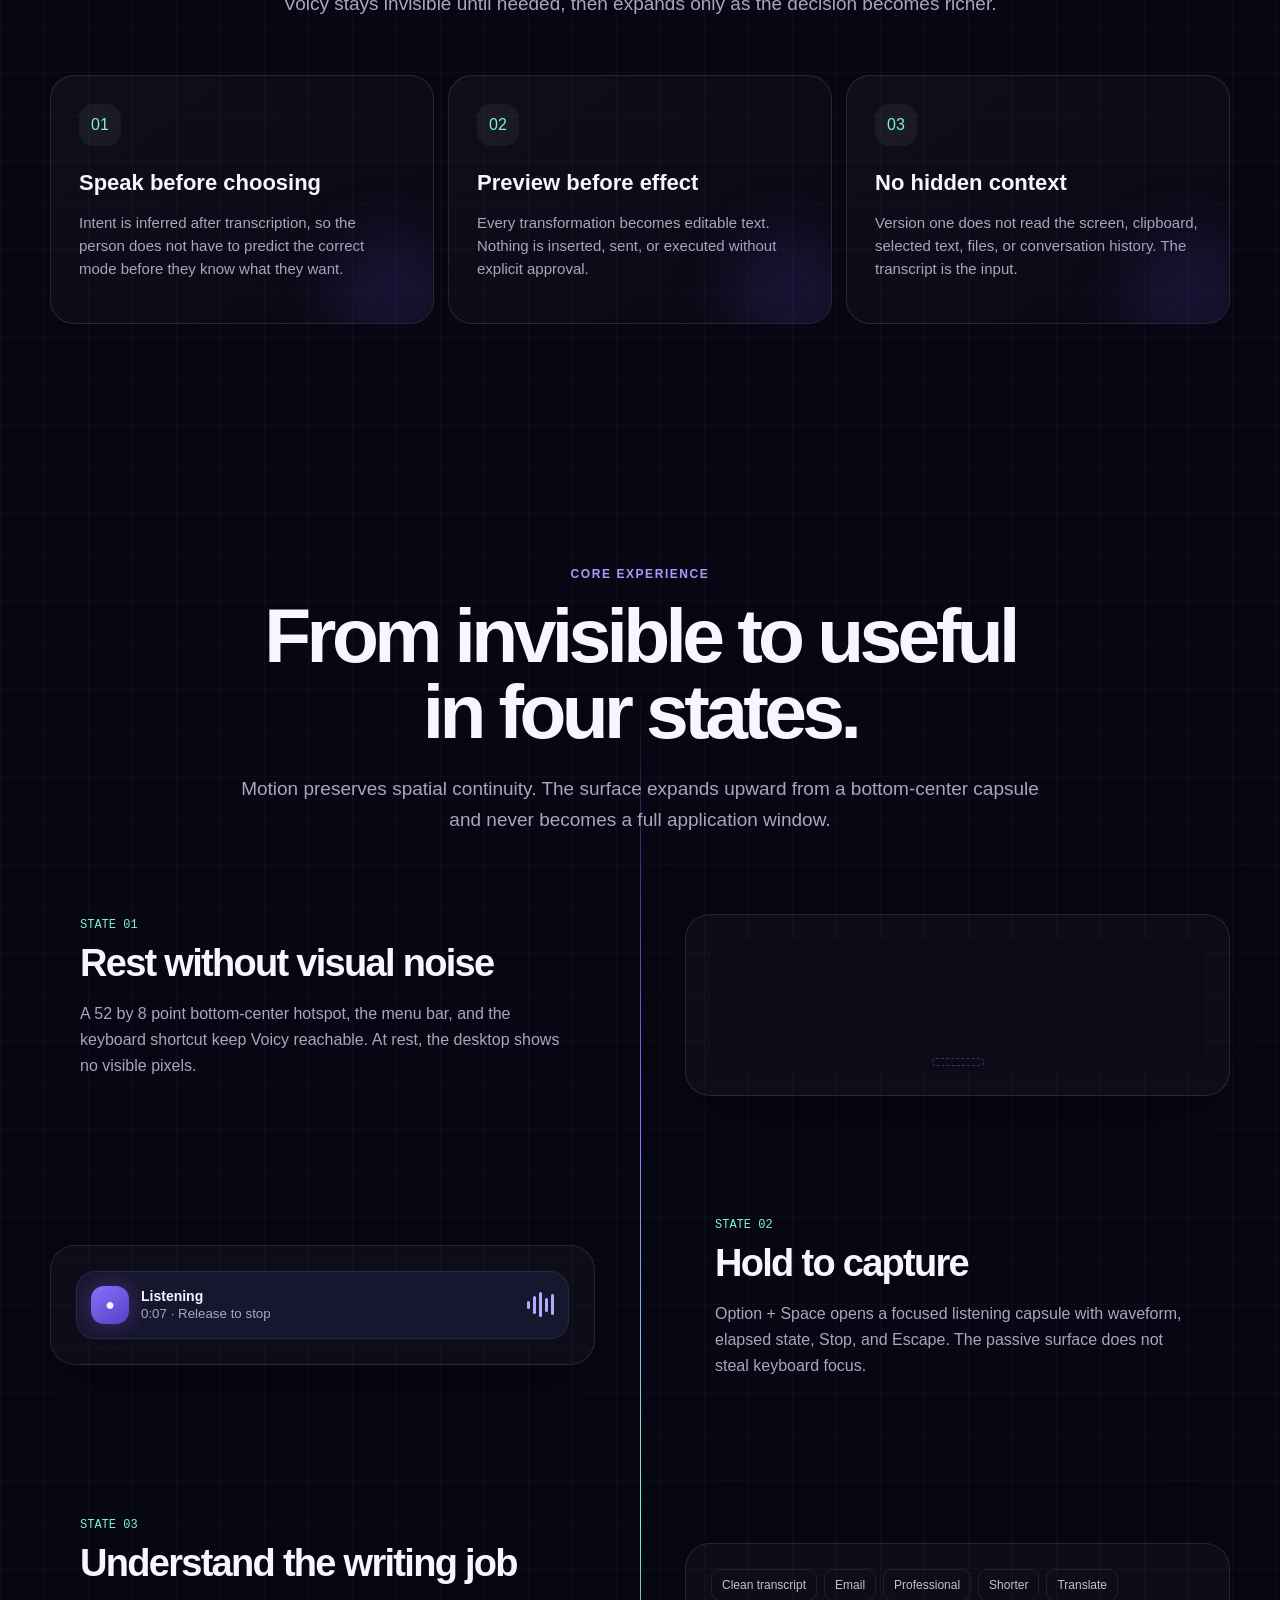
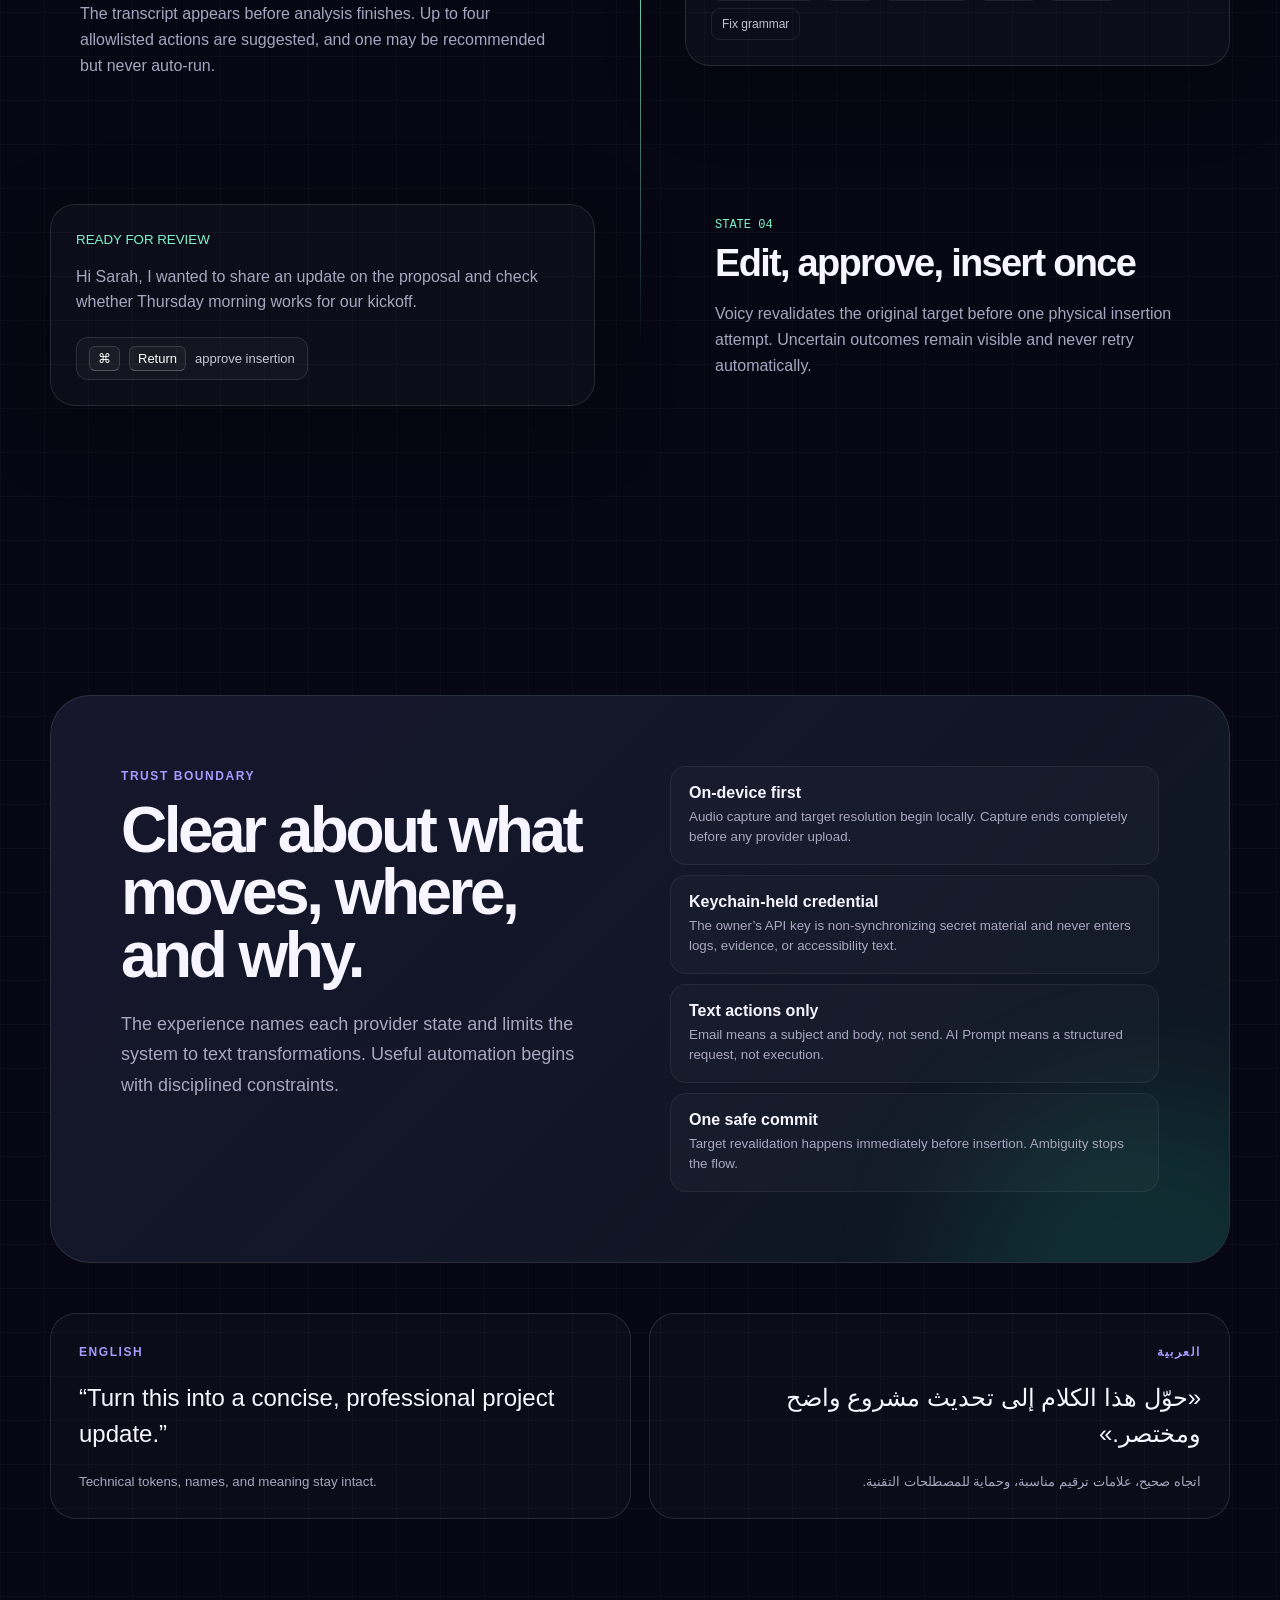
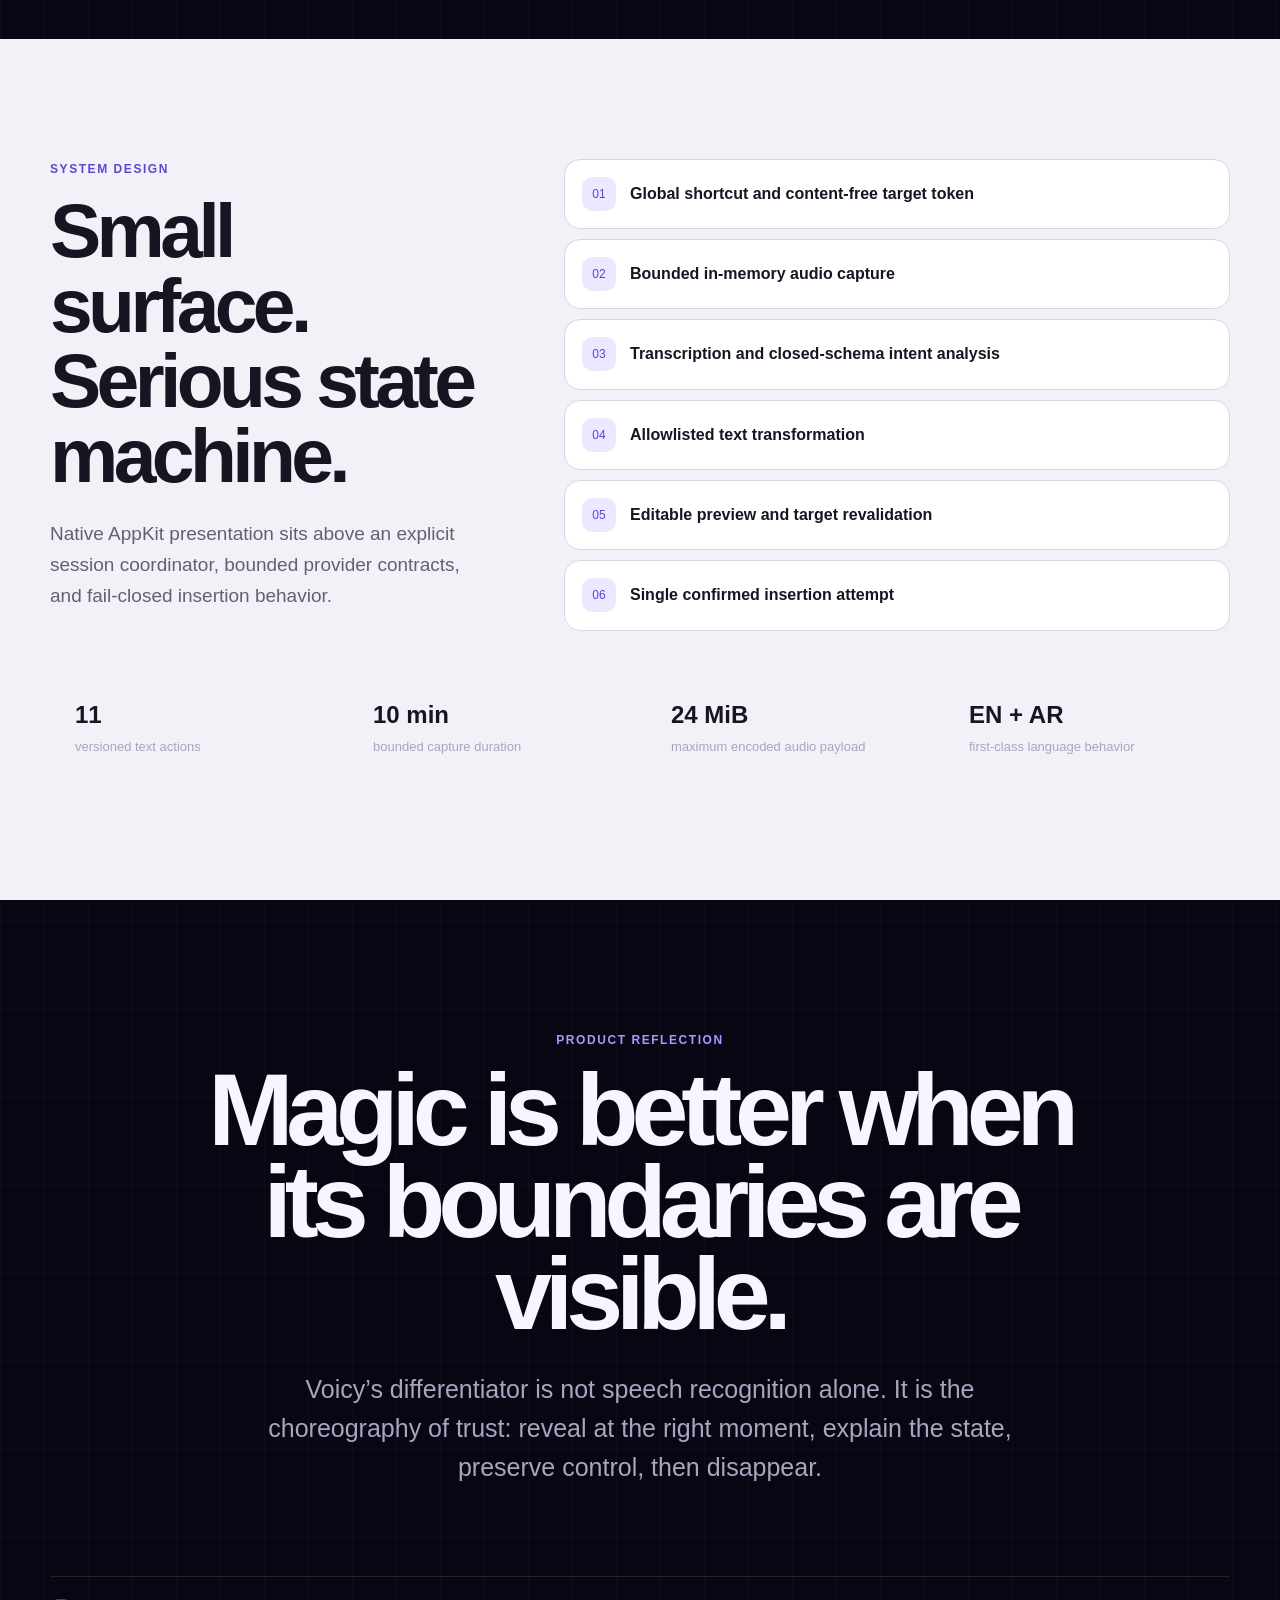
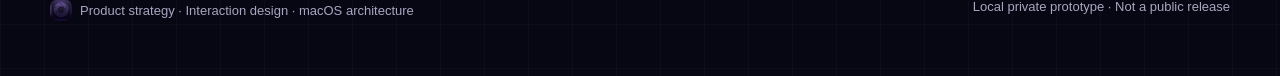
<file: projects/voicy/index.html>
<!doctype html><html lang="en"><head><meta charset="utf-8"><meta name="viewport" content="width=device-width,initial-scale=1"><meta name="description" content="Voicy, a privacy-conscious macOS voice-to-writing tool."><title>Voicy | Product Case Study</title><link rel="canonical" href="https://bettoumi.cv/projects/voicy/" /><script type="application/ld+json">
{
  "@context": "https://schema.org",
  "@graph": [
    {
      "@type": "WebPage",
      "@id": "https://bettoumi.cv/projects/voicy/#webpage",
      "url": "https://bettoumi.cv/projects/voicy/",
      "name": "Voicy | Product Case Study",
      "description": "Voicy, a privacy-conscious macOS voice-to-writing tool.",
      "isPartOf": {
        "@type": "WebSite",
        "@id": "https://bettoumi.cv/#website",
        "url": "https://bettoumi.cv/",
        "name": "Ismail Bettoumi"
      },
      "breadcrumb": {
        "@id": "https://bettoumi.cv/projects/voicy/#breadcrumb"
      },
      "mainEntity": {
        "@id": "https://bettoumi.cv/projects/voicy/#creativework"
      },
      "inLanguage": "en"
    },
    {
      "@type": "CreativeWork",
      "@id": "https://bettoumi.cv/projects/voicy/#creativework",
      "name": "Voicy",
      "headline": "Voicy | Product Case Study",
      "description": "Voicy, a privacy-conscious macOS voice-to-writing tool.",
      "url": "https://bettoumi.cv/projects/voicy/",
      "creator": {
        "@type": "Person",
        "@id": "https://bettoumi.cv/#person",
        "name": "Ismail Bettoumi",
        "url": "https://bettoumi.cv/"
      }
    },
    {
      "@type": "BreadcrumbList",
      "@id": "https://bettoumi.cv/projects/voicy/#breadcrumb",
      "itemListElement": [
        {
          "@type": "ListItem",
          "position": 1,
          "name": "Home",
          "item": "https://bettoumi.cv/"
        },
        {
          "@type": "ListItem",
          "position": 2,
          "name": "Projects",
          "item": "https://bettoumi.cv/#projects"
        },
        {
          "@type": "ListItem",
          "position": 3,
          "name": "Voicy",
          "item": "https://bettoumi.cv/projects/voicy/"
        }
      ]
    }
  ]
}
</script><link rel="icon" type="image/png" href="/assets/logos/voicy.png" /><style>
html,body{overflow-x:clip}
:root{--bg:#070713;--panel:#111124;--ink:#f7f5ff;--muted:#a9a5c0;--violet:#8a70ff;--mint:#7ef3ca;--blue:#5ab8ff;--line:rgba(255,255,255,.11);--ease:cubic-bezier(.16,1,.3,1)}*{box-sizing:border-box}html{scroll-behavior:smooth}body{margin:0;background:var(--bg);color:var(--ink);font-family:Inter,ui-sans-serif,-apple-system,BlinkMacSystemFont,"Segoe UI",sans-serif;overflow-x:hidden}a{color:inherit;text-decoration:none}button{font:inherit}.wrap{width:min(1180px,calc(100% - 40px));margin:auto}.gridbg{background-image:linear-gradient(rgba(255,255,255,.025) 1px,transparent 1px),linear-gradient(90deg,rgba(255,255,255,.025) 1px,transparent 1px);background-size:44px 44px}.nav{position:fixed;z-index:50;left:50%;top:16px;transform:translateX(-50%);width:min(980px,calc(100% - 32px));display:flex;justify-content:space-between;align-items:center;padding:9px 10px 9px 14px;border:1px solid var(--line);border-radius:16px;background:rgba(8,8,20,.7);backdrop-filter:blur(24px);box-shadow:0 16px 60px #0006}.logo{display:flex;align-items:center;gap:10px;font-weight:760}.brand-badge-img{width:30px;height:30px;border-radius:9px;object-fit:cover;box-shadow:0 0 24px #8a70ff66;border:0.5px solid rgba(255,255,255,.2);}.voice-mark{width:30px;height:30px;border-radius:10px;background:linear-gradient(145deg,var(--violet),#4b38a8);display:grid;place-items:center;box-shadow:0 0 24px #8a70ff66}.wave{display:flex;gap:2px;align-items:center}.wave i{display:block;width:2px;height:10px;border-radius:2px;background:#fff}.wave i:nth-child(2){height:16px}.wave i:nth-child(3){height:8px}.navlinks{display:flex;gap:4px}.navlinks a{padding:9px 12px;border-radius:10px;color:var(--muted);font-size:13px}.navlinks a:hover{background:#ffffff0d;color:#fff}.status-pill{border:1px solid #7ef3ca55;color:var(--mint)!important}.hero{min-height:100svh;padding:130px 0 70px;display:grid;align-items:center;position:relative}.hero:before{content:"";position:absolute;width:760px;height:760px;border-radius:50%;background:radial-gradient(circle,#6b50ff33,transparent 67%);left:50%;top:48%;transform:translate(-50%,-50%);pointer-events:none}.hero-copy{text-align:center;position:relative;z-index:1}.eyebrow{display:inline-flex;gap:8px;align-items:center;color:#c6baff;font-size:12px;font-weight:800;letter-spacing:.13em;text-transform:uppercase}.eyebrow i{width:7px;height:7px;border-radius:50%;background:var(--mint);box-shadow:0 0 14px var(--mint)}h1{font-size:clamp(58px,9vw,126px);line-height:.88;letter-spacing:-.075em;margin:24px 0 28px;font-weight:620}.gradient{background:linear-gradient(100deg,#fff 18%,#9e8bff 55%,#76d8ff);-webkit-background-clip:text;color:transparent}.lead{font-size:clamp(18px,2.2vw,25px);line-height:1.55;color:var(--muted);max-width:780px;margin:0 auto}.hotkey{display:inline-flex;align-items:center;gap:9px;margin-top:30px;padding:8px 12px;border:1px solid var(--line);border-radius:12px;background:#ffffff08;color:#c9c5d9;font-size:13px}.key{padding:4px 8px;border:1px solid #ffffff24;border-bottom-color:#ffffff44;border-radius:6px;background:#ffffff09;color:#fff}.desktop{position:relative;width:min(940px,100%);height:460px;margin:70px auto 0;border:1px solid var(--line);border-radius:28px;background:linear-gradient(145deg,#17162d,#0c0c19);box-shadow:0 60px 140px #000b;overflow:hidden}.desktop:before{content:"";position:absolute;inset:0;background:radial-gradient(circle at 72% 24%,#654fff33,transparent 34%),radial-gradient(circle at 20% 70%,#25a9a522,transparent 35%)}.app-ghost{position:absolute;inset:62px 14% 54px;padding:30px;border-radius:20px;background:#ffffff08;border:1px solid #ffffff0b;filter:blur(.1px);color:#ffffff2c}.ghost-line{height:12px;border-radius:9px;background:#ffffff12;margin:14px 0}.ghost-line:nth-child(2){width:74%}.ghost-line:nth-child(3){width:88%}.dock{position:absolute;bottom:14px;left:50%;transform:translateX(-50%);display:flex;gap:9px;padding:8px 12px;border-radius:17px;background:#ffffff12;border:1px solid #ffffff18;backdrop-filter:blur(16px)}.dock i{width:28px;height:28px;border-radius:8px;background:#ffffff16}.capsule-wrap{position:absolute;left:50%;bottom:38px;transform:translateX(-50%);width:min(620px,calc(100% - 30px));display:flex;flex-direction:column;align-items:center}.canvas{width:100%;max-height:0;opacity:0;overflow:hidden;border:1px solid #ffffff18;border-radius:26px 26px 18px 18px;background:linear-gradient(145deg,rgba(28,26,57,.97),rgba(14,14,31,.97));backdrop-filter:blur(24px);box-shadow:0 30px 90px #0009;transition:max-height .55s var(--ease),opacity .3s ease,margin .4s var(--ease);margin-bottom:0}.capsule-wrap.expanded .canvas{max-height:330px;opacity:1;margin-bottom:10px}.canvas-inner{padding:22px}.canvas-title{display:flex;justify-content:space-between;align-items:center}.canvas-title span{color:var(--muted);font-size:12px}.transcript{font-size:19px;line-height:1.48;margin:18px 0}.chips{display:flex;gap:7px;flex-wrap:wrap}.chip{padding:9px 12px;border-radius:10px;border:1px solid #ffffff16;background:#ffffff09;color:#dcd8ed;font-size:12px;cursor:pointer}.chip.active{border-color:#9a86ff;background:#8a70ff22;color:#fff}.preview{display:none;margin-top:16px;padding:15px;border-radius:14px;background:#080812;border:1px solid #ffffff10;color:#d8d5e5;font-size:13px;line-height:1.55}.preview.show{display:block}.insert{float:right;margin-top:12px;padding:9px 12px;border:0;border-radius:10px;background:var(--mint);color:#08251c;font-weight:800;cursor:pointer}.capsule{height:68px;width:392px;max-width:100%;display:flex;align-items:center;gap:14px;padding:10px 14px;border:1px solid #ffffff20;border-radius:25px;background:linear-gradient(130deg,rgba(35,31,70,.97),rgba(16,16,35,.98));box-shadow:0 18px 60px #000b,0 0 30px #7155ff33;backdrop-filter:blur(24px);cursor:pointer}.orbmic{width:46px;height:46px;border-radius:17px;display:grid;place-items:center;background:linear-gradient(145deg,var(--violet),#5540c2);box-shadow:0 0 22px #8a70ff55}.statecopy{flex:1}.statecopy b{display:block;font-size:14px}.statecopy small{color:var(--muted)}.levels{height:30px;display:flex;align-items:center;gap:3px}.levels i{width:3px;height:8px;border-radius:3px;background:#b5a9ff;animation:audio .8s ease-in-out infinite alternate}.levels i:nth-child(2){animation-delay:.15s;height:18px}.levels i:nth-child(3){animation-delay:.3s;height:25px}.levels i:nth-child(4){animation-delay:.1s;height:14px}.levels i:nth-child(5){animation-delay:.25s;height:21px}@keyframes audio{to{height:6px;opacity:.5}}section{padding:120px 0}.section-head{text-align:center;max-width:820px;margin:auto}.kicker{color:#a998ff;font-size:12px;font-weight:800;letter-spacing:.13em;text-transform:uppercase}.section-head h2,.split h2{font-size:clamp(44px,6vw,78px);line-height:.98;letter-spacing:-.06em;margin:16px 0 24px}.section-head p,.split p{font-size:19px;color:var(--muted);line-height:1.65}.principles{display:grid;grid-template-columns:repeat(3,1fr);gap:14px;margin-top:55px}.principle{padding:28px;border:1px solid var(--line);border-radius:24px;background:linear-gradient(145deg,#ffffff09,#ffffff03);min-height:240px;position:relative;overflow:hidden}.principle:after{content:"";position:absolute;width:120px;height:120px;border-radius:50%;background:#7259ff22;filter:blur(30px);right:-20px;bottom:-30px}.principle span{display:grid;place-items:center;width:42px;height:42px;border-radius:14px;background:#ffffff0d;color:var(--mint)}.principle h3{font-size:22px;margin:24px 0 10px}.principle p{color:var(--muted);line-height:1.55;font-size:15px}.journey{position:relative}.journey-line{position:absolute;top:120px;bottom:110px;left:50%;width:1px;background:linear-gradient(transparent,var(--violet),var(--mint),transparent)}.step{min-height:300px;display:grid;grid-template-columns:1fr 1fr;gap:90px;align-items:center}.step:nth-child(even) .step-copy{grid-column:2}.step:nth-child(even) .step-ui{grid-column:1;grid-row:1}.step-copy{padding:30px}.step-num{font-family:ui-monospace,monospace;color:var(--mint);font-size:12px}.step h3{font-size:38px;letter-spacing:-.045em;margin:10px 0 16px}.step p{color:var(--muted);line-height:1.65}.step-ui{padding:25px;border:1px solid var(--line);border-radius:25px;background:#ffffff07;box-shadow:0 20px 80px #0005}.mini-capsule{display:flex;align-items:center;gap:12px;padding:14px;border-radius:19px;background:#17162f;border:1px solid #ffffff14}.mini-capsule .orbmic{width:38px;height:38px;border-radius:13px}.action-grid{display:flex;gap:7px;flex-wrap:wrap}.action-grid span{padding:8px 10px;border:1px solid #ffffff15;border-radius:9px;color:#c4bfd5;font-size:12px}.boundary{background:linear-gradient(135deg,#17162d,#0d1721);border:1px solid var(--line);border-radius:40px;padding:clamp(28px,6vw,70px);display:grid;grid-template-columns:1fr 1fr;gap:60px;position:relative;overflow:hidden}.boundary:after{content:"";position:absolute;width:400px;height:400px;border-radius:50%;background:#22ba9b22;filter:blur(60px);right:-120px;bottom:-230px}.boundary h2{font-size:clamp(42px,5vw,70px);line-height:.98;letter-spacing:-.055em;margin:15px 0 22px}.boundary-list{display:grid;gap:10px;position:relative;z-index:1}.boundary-item{padding:17px 18px;border:1px solid #ffffff10;border-radius:16px;background:#ffffff06}.boundary-item b{display:block;margin-bottom:5px}.boundary-item small{color:var(--muted);line-height:1.5}.bilingual{display:grid;grid-template-columns:1fr 1fr;gap:18px;margin-top:50px}.language{padding:28px;border:1px solid var(--line);border-radius:26px;background:#ffffff06}.language blockquote{font-size:24px;line-height:1.5;margin:20px 0}.language small{color:var(--muted)}.architecture{background:#f2f1f8;color:#171522}.archgrid{display:grid;grid-template-columns:.8fr 1.2fr;gap:70px}.architecture .kicker{color:#5e49cd}.architecture p{color:#655f72}.pipeline{display:grid;gap:10px}.pipe{padding:17px;border:1px solid #d9d6e4;border-radius:16px;background:#fff;display:flex;align-items:center;gap:14px}.pipe i{display:grid;place-items:center;width:34px;height:34px;border-radius:10px;background:#ece8ff;color:#5c44d7;font-style:normal;font-size:12px}.pipe span{color:#6c6578;font-size:13px}.evidence{display:grid;grid-template-columns:repeat(4,1fr);gap:12px;margin-top:45px}.metric{padding:24px;border:1px solid var(--line);border-radius:20px;background:#ffffff05}.metric strong{display:block;font-size:24px;margin-bottom:8px}.metric span{color:var(--muted);font-size:13px}.final{padding:130px 0 55px;text-align:center}.final h2{font-size:clamp(52px,8vw,104px);line-height:.9;letter-spacing:-.07em;margin:16px auto 30px;max-width:970px}.footerline{display:flex;justify-content:space-between;margin-top:90px;padding-top:22px;border-top:1px solid var(--line);color:var(--muted);font-size:13px;text-align:left}.reveal{opacity:0;transform:translateY(24px);transition:.75s var(--ease)}.reveal.in{opacity:1;transform:none}
@media(max-width:850px){.navlinks a:not(:last-child){display:none}.principles{grid-template-columns:1fr}.step,.boundary,.bilingual,.archgrid{grid-template-columns:1fr}.step:nth-child(even) .step-copy,.step:nth-child(even) .step-ui{grid-column:auto;grid-row:auto}.journey-line{display:none}.evidence{grid-template-columns:1fr 1fr}.desktop{height:430px}}@media(max-width:520px){.wrap{width:calc(100% - 24px)}section{padding:82px 0}h1{font-size:59px}.desktop{height:500px;margin-top:45px}.capsule-wrap{bottom:54px}.capsule{width:330px}.canvas-inner{padding:17px}.app-ghost{inset:55px 8% 70px}.evidence{grid-template-columns:1fr}.footerline{flex-direction:column;gap:14px}.nav{top:8px}}@media(prefers-reduced-motion:reduce){html{scroll-behavior:auto}*,*:before,*:after{animation:none!important;transition:none!important}.reveal{opacity:1;transform:none}}
.back-to-portfolio-btn{position:fixed;bottom:24px;left:50%;transform:translateX(-50%);z-index:9999;display:inline-flex;align-items:center;gap:9px;padding:10px 20px;border-radius:9999px;background:rgba(15,15,31,.85);backdrop-filter:blur(16px);-webkit-backdrop-filter:blur(16px);border:1px solid rgba(255,255,255,.16);color:#f5f5f7;font-family:Inter,ui-sans-serif,-apple-system,BlinkMacSystemFont,"Segoe UI",sans-serif;font-size:13px;font-weight:600;text-decoration:none;letter-spacing:-.01em;box-shadow:0 10px 30px rgba(0,0,0,.5),0 0 0 1px rgba(255,255,255,.05);transition:transform .25s cubic-bezier(.16,1,.3,1),background-color .25s,border-color .25s,box-shadow .25s,color .25s;cursor:pointer;white-space:nowrap;user-select:none;-webkit-user-select:none}.back-to-portfolio-btn:hover{background:rgba(28,26,57,.95);border-color:rgba(255,255,255,.35);color:#fff;transform:translateX(-50%) translateY(-2px);box-shadow:0 14px 40px rgba(0,0,0,.65),0 0 20px rgba(255,255,255,.1)}.back-to-portfolio-btn:active{transform:translateX(-50%) translateY(0);background:rgba(15,15,31,.95)}.back-to-portfolio-btn:focus-visible{outline:2px solid var(--violet,#8a70ff);outline-offset:3px}.back-to-portfolio-icon{width:15px;height:15px;flex-shrink:0;transition:transform .2s cubic-bezier(.16,1,.3,1)}.back-to-portfolio-btn:hover .back-to-portfolio-icon{transform:translateX(-3px)}@media(max-width:640px){.back-to-portfolio-btn{bottom:max(16px,env(safe-area-inset-bottom,16px));padding:9px 16px;font-size:12px;gap:7px}.back-to-portfolio-icon{width:14px;height:14px}}@media(prefers-reduced-motion:reduce){.back-to-portfolio-btn{transition:none!important}.back-to-portfolio-btn:hover{transform:translateX(-50%)!important}.back-to-portfolio-btn:hover .back-to-portfolio-icon{transform:none!important}}
</style></head><body class="gridbg"><nav class="nav"><a class="logo" href="#top"><img src="/assets/logos/voicy.png" alt="Voicy Logo" class="brand-badge-img" width="30" height="30">Voicy</a><div class="navlinks"><a href="#flow">Flow</a><a href="#trust">Trust</a><a href="#build">Build</a><a class="status-pill" href="#reflection">Private prototype</a></div></nav><main id="top"><header class="hero"><div class="wrap"><div class="hero-copy reveal"><span class="eyebrow"><i></i>Native macOS interaction</span><h1>Say it. <span class="gradient">Shape it.<br>Ship it.</span></h1><p class="lead">Voicy turns speech into polished writing without reading the screen, stealing focus, or acting before the user approves.</p><span class="hotkey"><span class="key">⌥</span><span class="key">Space</span> hold to speak</span></div><div class="desktop reveal" aria-label="Interactive reconstruction of the Voicy floating surface"><div class="app-ghost"><div class="ghost-line"></div><div class="ghost-line"></div><div class="ghost-line"></div></div><div class="dock"><i></i><i></i><i></i><i></i><i></i></div><div class="capsule-wrap" id="demo"><div class="canvas"><div class="canvas-inner"><div class="canvas-title"><b>What should Voicy make?</b><span>Transcript ready</span></div><p class="transcript">“Can you send Sarah an update about the proposal and ask if Thursday morning works for kickoff?”</p><div class="chips" data-mode><button class="chip active" data-action="email">Email draft</button><button class="chip" data-action="professional">Professional</button><button class="chip" data-action="shorter">Shorter</button><button class="chip" data-action="prompt">AI prompt</button></div><div class="preview show" id="preview">Subject: Proposal update and kickoff<br><br>Hi Sarah, I wanted to share an update on the proposal and check whether Thursday morning works for our kickoff.<button class="insert">Approve insert</button><div style="clear:both"></div></div></div></div><div class="capsule"><span class="orbmic"><svg width="22" height="22" viewBox="0 0 24 24" fill="none" stroke="white" stroke-width="2"><rect x="9" y="2" width="6" height="12" rx="3"/><path d="M5 10a7 7 0 0 0 14 0M12 17v4M8 21h8"/></svg></span><span class="statecopy"><b id="stateTitle">Listening</b><small id="stateNote">Release Option + Space when finished</small></span><span class="levels"><i></i><i></i><i></i><i></i><i></i></span></div></div></div></div></header>
<section><div class="wrap"><div class="section-head reveal"><span class="kicker">Product thesis</span><h2>Voice input should feel like a layer, not another destination.</h2><p>Most dictation tools add modes, history, settings, and context capture around a small writing job. Voicy stays invisible until needed, then expands only as the decision becomes richer.</p></div><div class="principles"><article class="principle reveal"><span>01</span><h3>Speak before choosing</h3><p>Intent is inferred after transcription, so the person does not have to predict the correct mode before they know what they want.</p></article><article class="principle reveal"><span>02</span><h3>Preview before effect</h3><p>Every transformation becomes editable text. Nothing is inserted, sent, or executed without explicit approval.</p></article><article class="principle reveal"><span>03</span><h3>No hidden context</h3><p>Version one does not read the screen, clipboard, selected text, files, or conversation history. The transcript is the input.</p></article></div></div></section>
<section id="flow"><div class="wrap journey"><div class="section-head reveal"><span class="kicker">Core experience</span><h2>From invisible to useful in four states.</h2><p>Motion preserves spatial continuity. The surface expands upward from a bottom-center capsule and never becomes a full application window.</p></div><div class="journey-line"></div><article class="step reveal"><div class="step-copy"><span class="step-num">STATE 01</span><h3>Rest without visual noise</h3><p>A 52 by 8 point bottom-center hotspot, the menu bar, and the keyboard shortcut keep Voicy reachable. At rest, the desktop shows no visible pixels.</p></div><div class="step-ui"><div style="height:130px;display:grid;place-items:end center;border-radius:16px;background:#0b0b18"><span style="width:52px;height:8px;border:1px dashed #8a70ff66;border-radius:8px;margin-bottom:4px"></span></div></div></article><article class="step reveal"><div class="step-copy"><span class="step-num">STATE 02</span><h3>Hold to capture</h3><p>Option + Space opens a focused listening capsule with waveform, elapsed state, Stop, and Escape. The passive surface does not steal keyboard focus.</p></div><div class="step-ui"><div class="mini-capsule"><span class="orbmic">●</span><span class="statecopy"><b>Listening</b><small>0:07 · Release to stop</small></span><span class="levels"><i></i><i></i><i></i><i></i><i></i></span></div></div></article><article class="step reveal"><div class="step-copy"><span class="step-num">STATE 03</span><h3>Understand the writing job</h3><p>The transcript appears before analysis finishes. Up to four allowlisted actions are suggested, and one may be recommended but never auto-run.</p></div><div class="step-ui"><div class="action-grid"><span>Clean transcript</span><span>Email</span><span>Professional</span><span>Shorter</span><span>Translate</span><span>Fix grammar</span></div></div></article><article class="step reveal"><div class="step-copy"><span class="step-num">STATE 04</span><h3>Edit, approve, insert once</h3><p>Voicy revalidates the original target before one physical insertion attempt. Uncertain outcomes remain visible and never retry automatically.</p></div><div class="step-ui"><small style="color:var(--mint)">READY FOR REVIEW</small><p style="line-height:1.6">Hi Sarah, I wanted to share an update on the proposal and check whether Thursday morning works for our kickoff.</p><span class="hotkey" style="margin-top:6px"><span class="key">⌘</span><span class="key">Return</span> approve insertion</span></div></article></div></section>
<section id="trust"><div class="wrap"><div class="boundary reveal"><div><span class="kicker">Trust boundary</span><h2>Clear about what moves, where, and why.</h2><p style="color:var(--muted);line-height:1.7;font-size:18px">The experience names each provider state and limits the system to text transformations. Useful automation begins with disciplined constraints.</p></div><div class="boundary-list"><div class="boundary-item"><b>On-device first</b><small>Audio capture and target resolution begin locally. Capture ends completely before any provider upload.</small></div><div class="boundary-item"><b>Keychain-held credential</b><small>The owner’s API key is non-synchronizing secret material and never enters logs, evidence, or accessibility text.</small></div><div class="boundary-item"><b>Text actions only</b><small>Email means a subject and body, not send. AI Prompt means a structured request, not execution.</small></div><div class="boundary-item"><b>One safe commit</b><small>Target revalidation happens immediately before insertion. Ambiguity stops the flow.</small></div></div></div><div class="bilingual"><article class="language reveal"><span class="kicker">English</span><blockquote>“Turn this into a concise, professional project update.”</blockquote><small>Technical tokens, names, and meaning stay intact.</small></article><article class="language reveal" dir="rtl" lang="ar"><span class="kicker">العربية</span><blockquote>«حوّل هذا الكلام إلى تحديث مشروع واضح ومختصر.»</blockquote><small>اتجاه صحيح، علامات ترقيم مناسبة، وحماية للمصطلحات التقنية.</small></article></div></div></section>
<section class="architecture" id="build"><div class="wrap archgrid"><div class="split reveal"><span class="kicker">System design</span><h2>Small surface.<br>Serious state machine.</h2><p>Native AppKit presentation sits above an explicit session coordinator, bounded provider contracts, and fail-closed insertion behavior.</p></div><div class="pipeline reveal"><div class="pipe"><i>01</i><b>Global shortcut and content-free target token</b></div><div class="pipe"><i>02</i><b>Bounded in-memory audio capture</b></div><div class="pipe"><i>03</i><b>Transcription and closed-schema intent analysis</b></div><div class="pipe"><i>04</i><b>Allowlisted text transformation</b></div><div class="pipe"><i>05</i><b>Editable preview and target revalidation</b></div><div class="pipe"><i>06</i><b>Single confirmed insertion attempt</b></div></div></div><div class="wrap evidence"><div class="metric reveal"><strong>11</strong><span>versioned text actions</span></div><div class="metric reveal"><strong>10 min</strong><span>bounded capture duration</span></div><div class="metric reveal"><strong>24 MiB</strong><span>maximum encoded audio payload</span></div><div class="metric reveal"><strong>EN + AR</strong><span>first-class language behavior</span></div></div></section>
<section class="final" id="reflection"><div class="wrap reveal"><span class="kicker">Product reflection</span><h2>Magic is better when its boundaries are visible.</h2><p class="lead">Voicy’s differentiator is not speech recognition alone. It is the choreography of trust: reveal at the right moment, explain the state, preserve control, then disappear.</p><div class="footerline"><span style="display:flex;align-items:center;gap:8px;"><img src="/assets/logos/voicy.png" alt="Voicy Logo" width="22" height="22" style="border-radius:6px;object-fit:cover;">Product strategy · Interaction design · macOS architecture</span><span>Local private prototype · Not a public release</span></div></div></section></main><script>
const reduced=matchMedia('(prefers-reduced-motion: reduce)').matches;const io=new IntersectionObserver(es=>es.forEach(e=>{if(e.isIntersecting)e.target.classList.add('in')}),{threshold:.1});document.querySelectorAll('.reveal').forEach(el=>reduced?el.classList.add('in'):io.observe(el));
const demo=document.querySelector('#demo'),title=document.querySelector('#stateTitle'),note=document.querySelector('#stateNote');let open=false;demo.querySelector('.capsule').addEventListener('click',()=>{open=!open;demo.classList.toggle('expanded',open);title.textContent=open?'Intent ready':'Listening';note.textContent=open?'Choose a text action':'Release Option + Space when finished'});
const copy={email:'Subject: Proposal update and kickoff<br><br>Hi Sarah, I wanted to share an update on the proposal and check whether Thursday morning works for our kickoff.',professional:'I would like to share an update on the proposal and confirm whether Thursday morning is suitable for our kickoff.',shorter:'Proposal update: Does Thursday morning work for kickoff?',prompt:'Write a concise proposal update for Sarah and ask whether Thursday morning works for kickoff.'};document.querySelectorAll('.chip').forEach(b=>b.addEventListener('click',e=>{e.stopPropagation();document.querySelectorAll('.chip').forEach(x=>x.classList.remove('active'));b.classList.add('active');document.querySelector('#preview').innerHTML=copy[b.dataset.action]+'<button class="insert">Approve insert</button><div style="clear:both"></div>'}));
</script>  <a href="/" target="_top" class="back-to-portfolio-btn" aria-label="Back to Portfolio" title="Back to Portfolio">
    <svg class="back-to-portfolio-icon" viewBox="0 0 20 20" fill="none" stroke="currentColor" stroke-width="2" stroke-linecap="round" stroke-linejoin="round" aria-hidden="true">
      <path d="M16 10H4M9 5l-5 5 5 5"/>
    </svg>
    <span>Back to Portfolio</span>
  </a>
</body></html>
</file>
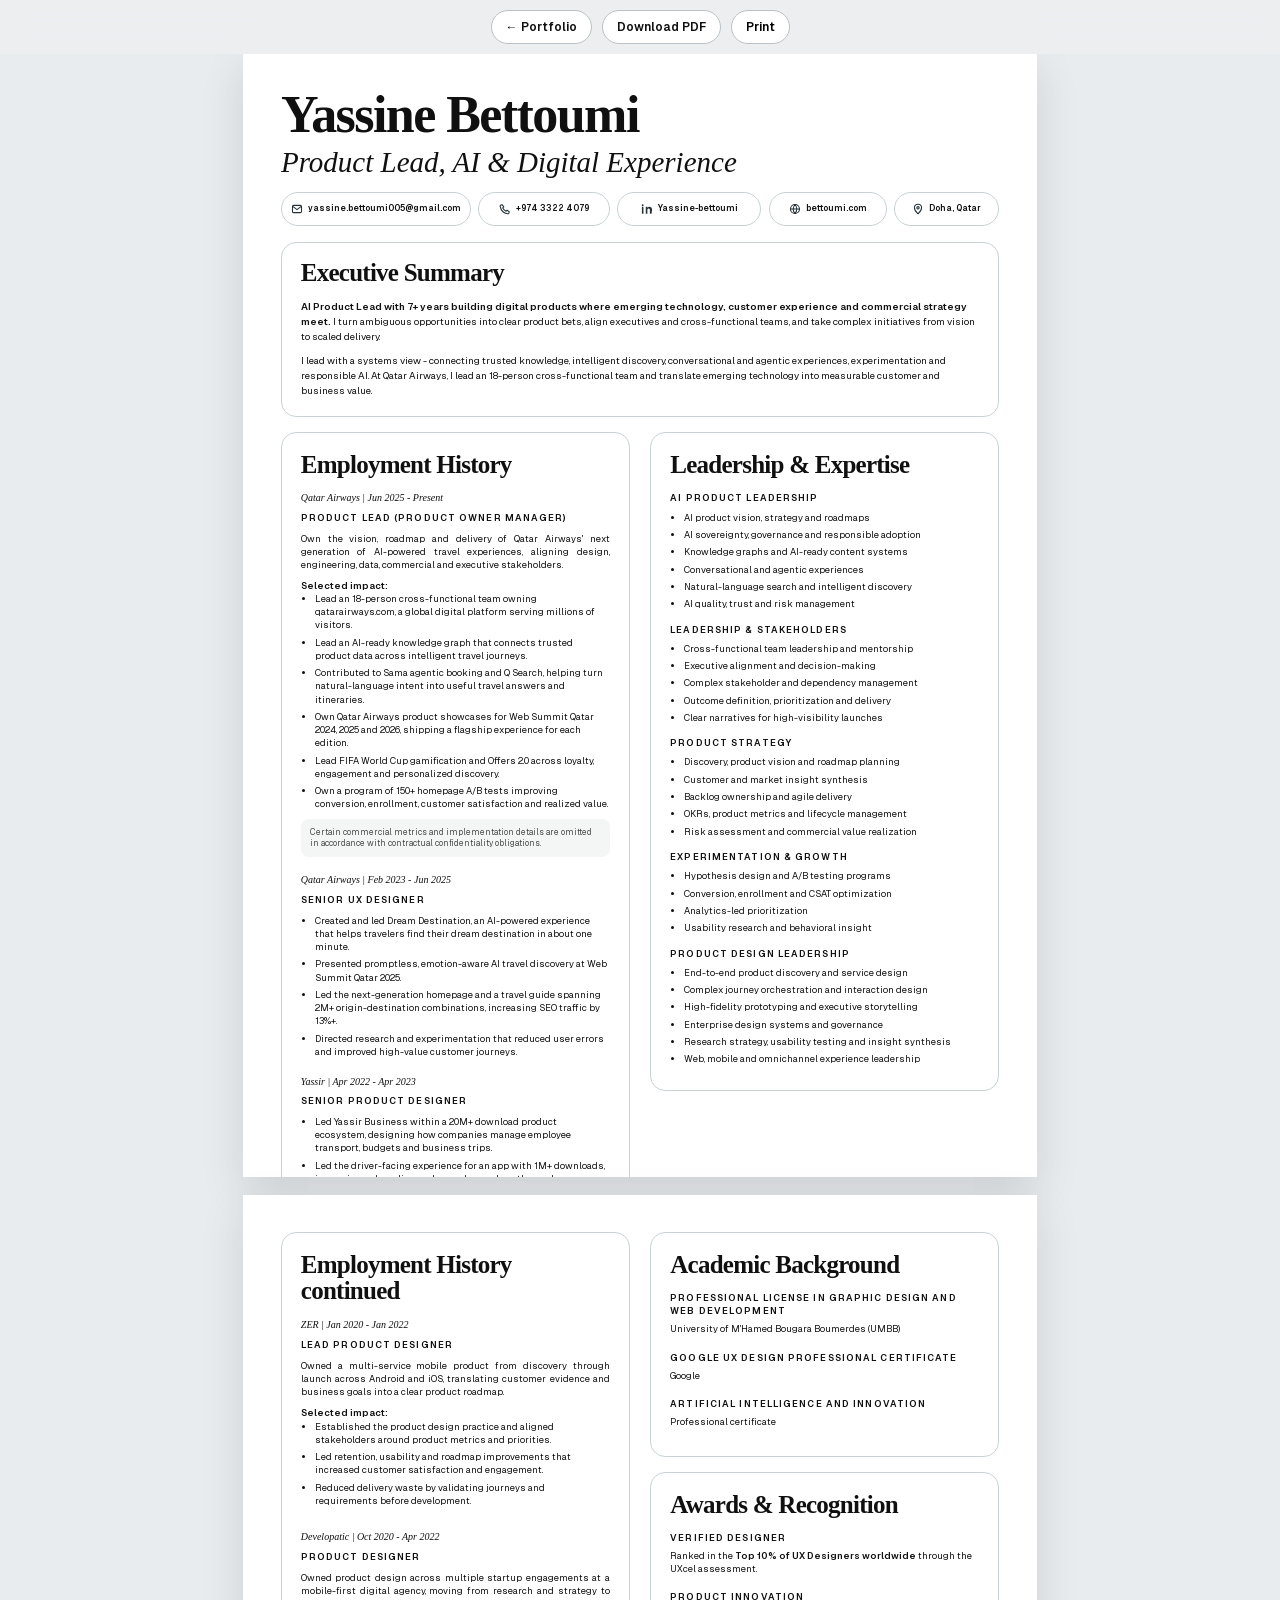
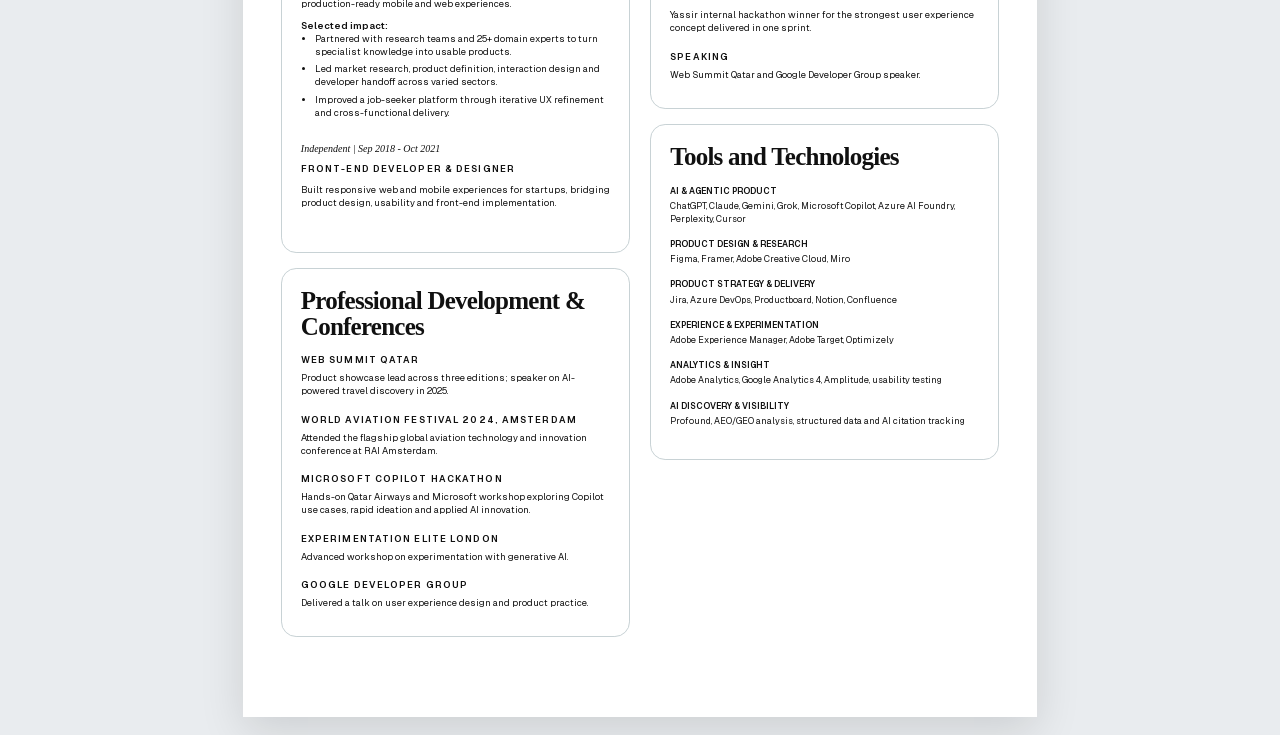
<file: cv.html>
<!doctype html>
<html lang="en">
<head>
  <meta charset="utf-8">
  <meta name="viewport" content="width=device-width, initial-scale=1">
  <meta name="description" content="Yassine Bettoumi - Product Lead specializing in AI-powered travel products, product strategy and experience leadership.">
  <title>Yassine Bettoumi - Product Lead CV</title>
  <link rel="icon" href="/favicon.svg">
  <style>
    @font-face{font-family:CVSans;src:url('/assets/a-BwCKRlZ-.woff2') format('woff2');font-weight:400;font-display:swap}
    @font-face{font-family:CVSans;src:url('/assets/b-C3VRySno.woff2') format('woff2');font-weight:600;font-display:swap}
    :root{color-scheme:light;background:#e9ecef;color:#101010;font-family:CVSans,Arial,sans-serif}
    *{box-sizing:border-box} body{margin:0;font-size:9.3px;line-height:1.42} a{color:inherit}
    .toolbar{position:sticky;top:0;z-index:5;display:flex;justify-content:center;gap:10px;padding:10px;background:rgba(237,239,241,.94);backdrop-filter:blur(12px)}
    .toolbar a,.toolbar button{border:1px solid #b9c1c4;border-radius:999px;background:#fff;padding:8px 14px;font:600 12px CVSans,Arial,sans-serif;text-decoration:none;cursor:pointer}
    .page{width:210mm;height:297mm;margin:0 auto 18px;padding:9.5mm 10mm;background:#fff;box-shadow:0 14px 42px rgba(0,0,0,.12);overflow:hidden}
    .display,.section-title{font-family:Didot,'Bodoni 72','Times New Roman',serif;font-weight:700;letter-spacing:-.03em}
    .hero{margin:0 0 4mm}.hero h1{margin:0;font-size:52px;line-height:.95}.hero .headline{margin:2mm 0 4mm;font:italic 29px/1.05 Didot,'Bodoni 72','Times New Roman',serif}
    .contact-row{display:grid;grid-template-columns:1.45fr 1fr 1.1fr .9fr .8fr;gap:2mm;align-items:center;white-space:nowrap}.contact-pill{display:flex;align-items:center;justify-content:center;gap:5px;height:9mm;padding:0 2mm;border:1px solid #c8d2d5;border-radius:999px;font-size:8.3px;font-weight:600;text-decoration:none}.contact-pill .ico{display:inline-grid;place-items:center;width:12px;height:12px;flex:0 0 12px;color:#263238}.contact-pill .ico svg{display:block;width:12px;height:12px;fill:none;stroke:currentColor;stroke-width:1.8;stroke-linecap:round;stroke-linejoin:round}.contact-pill .ico-linkedin svg{fill:currentColor;stroke:none}
    .card{border:1px solid #c8d2d5;border-radius:4mm;padding:5mm;break-inside:avoid}.summary-card{margin-bottom:4mm;padding:4.7mm 5mm}.section-title{margin:0 0 3.7mm;font-size:25px;line-height:1.05}.summary-card p{margin:0 0 2.3mm;font-size:9.8px;line-height:1.52}.summary-card p:last-child{margin:0}
    .columns{display:grid;grid-template-columns:1fr 1fr;gap:5.5mm;align-items:start}.column{display:grid;gap:4mm;align-content:start}
    .role{margin:0 0 4.5mm}.role:last-child{margin-bottom:0}.role-meta{margin:0 0 1.7mm;font:italic 10px/1.2 Didot,'Bodoni 72','Times New Roman',serif}.role h3,.skill h3,.mini h3{margin:0 0 2mm;font-size:9.2px;letter-spacing:.12em;text-transform:uppercase}.role p{margin:0 0 2mm;text-align:justify}.role ul,.skill ul{margin:0;padding-left:14px}.role li,.skill li{margin:0 0 1.1mm}.role strong{font-weight:600}.nda{margin-top:2mm!important;padding:2mm 2.5mm;border-radius:2mm;background:#f4f5f5;text-align:left!important;font-size:8.2px;color:#4b4b4b}
    .skill{margin-bottom:3.2mm}.skill:last-child{margin-bottom:0}.skill h3{margin-bottom:1.6mm}.skill p{margin:0}
    .mini{margin-bottom:4mm}.mini:last-child{margin-bottom:0}.mini h3{margin-bottom:1.3mm}.mini p{margin:0 0 2mm}.mini a{text-underline-offset:2px}
    .page-two{page-break-before:always;padding-top:10mm}.page-two .columns{grid-template-columns:1fr 1fr}.compact .role{margin-bottom:6mm}.compact .role p{margin-bottom:2.2mm}.tool-row{margin:0 0 3.2mm}.tool-row strong{display:block;margin-bottom:.8mm;font-size:8.5px;text-transform:uppercase}.tool-row span{font-size:9px}.footnote{margin-top:3mm;font-size:7.8px;color:#555}
    @media screen and (max-width:820px){body{font-size:11px;background:#fff}main{display:flex;flex-direction:column;gap:16px;padding:25px 20px;background:#fff}.page,.columns,.column{display:contents}.hero{order:1;margin:0}.summary-card{order:2}section[aria-labelledby="history-title"]{order:3}section[aria-labelledby="continued-title"]{order:4}section[aria-labelledby="skills-title"]{order:5}section[aria-labelledby="development-title"]{order:6}section[aria-labelledby="education-title"]{order:7}section[aria-labelledby="recognition-title"]{order:8}section[aria-labelledby="tools-title"]{order:9}.hero h1{font-size:44px}.hero .headline{font-size:25px}.contact-row{display:flex;flex-wrap:wrap;white-space:normal}.toolbar{position:static}}
    @media print{@page{size:A4;margin:0}html,body{background:#fff}.toolbar{display:none}.page{width:210mm;height:297mm;margin:0;padding:9.5mm 10mm;box-shadow:none}.page-two{padding-top:10mm}}
  </style>
</head>
<body>
  <nav class="toolbar" aria-label="CV actions"><a href="/">← Portfolio</a><a href="/Yassine_Bettoumi_Product_Lead_CV.pdf" download>Download PDF</a><button type="button" onclick="window.print()">Print</button></nav>
  <main>
    <section class="page" aria-label="CV page 1">
      <header class="hero">
        <h1 class="display">Yassine Bettoumi</h1>
        <p class="headline">Product Lead, AI &amp; Digital Experience</p>
        <div class="contact-row">
          <a class="contact-pill" href="mailto:yassine.bettoumi005@gmail.com"><span class="ico"><svg viewBox="0 0 20 20" aria-hidden="true"><rect x="2.5" y="4" width="15" height="12" rx="2"/><path d="m3.5 6 6.5 5 6.5-5"/></svg></span> yassine.bettoumi005@gmail.com</a>
          <a class="contact-pill" href="tel:+97433224079"><span class="ico"><svg viewBox="0 0 20 20" aria-hidden="true"><path d="M5.2 2.8 8 6.4 6.3 8.2c1.2 2.4 3.1 4.3 5.5 5.5l1.8-1.7 3.6 2.8-.7 2.1c-.3.8-1.1 1.3-2 1.1C7.9 16.8 3.2 12.1 2 5.5c-.2-.9.3-1.7 1.1-2l2.1-.7Z"/></svg></span> +974 3322 4079</a>
          <a class="contact-pill" href="https://www.linkedin.com/in/yassine-bettoumi-65837a1b8/"><span class="ico ico-linkedin"><svg viewBox="0 0 20 20" aria-hidden="true"><path d="M4.1 6.4H1.5V18h2.6V6.4ZM2.8 2A1.55 1.55 0 1 0 2.8 5.1 1.55 1.55 0 0 0 2.8 2ZM18.5 11.4c0-3.5-1.9-5.2-4.4-5.2-2 0-3 1.1-3.5 1.9V6.4H8V18h2.6v-5.8c0-1.5.3-3 2.2-3s2 1.7 2 3.1V18h2.7l1-6.6Z"/></svg></span> Yassine-bettoumi</a>
          <a class="contact-pill" href="https://bettoumi.com/"><span class="ico"><svg viewBox="0 0 20 20" aria-hidden="true"><circle cx="10" cy="10" r="7.5"/><path d="M2.7 10h14.6M10 2.5c2 2.1 3 4.6 3 7.5s-1 5.4-3 7.5c-2-2.1-3-4.6-3-7.5s1-5.4 3-7.5Z"/></svg></span> bettoumi.com</a>
          <span class="contact-pill"><span class="ico"><svg viewBox="0 0 20 20" aria-hidden="true"><path d="M10 18s6-5.2 6-10a6 6 0 1 0-12 0c0 4.8 6 10 6 10Z"/><circle cx="10" cy="8" r="2"/></svg></span> Doha, Qatar</span>
        </div>
      </header>

      <section class="card summary-card" aria-labelledby="summary-title">
        <h2 class="section-title" id="summary-title">Executive Summary</h2>
        <p><strong>AI Product Lead with 7+ years building digital products where emerging technology, customer experience and commercial strategy meet.</strong> I turn ambiguous opportunities into clear product bets, align executives and cross-functional teams, and take complex initiatives from vision to scaled delivery.</p>
        <p>I lead with a systems view - connecting trusted knowledge, intelligent discovery, conversational and agentic experiences, experimentation and responsible AI. At Qatar Airways, I lead an 18-person cross-functional team and translate emerging technology into measurable customer and business value.</p>
      </section>

      <div class="columns">
        <section class="card" aria-labelledby="history-title">
          <h2 class="section-title" id="history-title">Employment History</h2>
          <article class="role">
            <p class="role-meta">Qatar Airways | Jun 2025 - Present</p>
            <h3>Product Lead (Product Owner Manager)</h3>
            <p>Own the vision, roadmap and delivery of Qatar Airways' next generation of AI-powered travel experiences, aligning design, engineering, data, commercial and executive stakeholders.</p>
            <strong>Selected impact:</strong>
            <ul>
              <li>Lead an 18-person cross-functional team owning qatarairways.com, a global digital platform serving millions of visitors.</li>
              <li>Lead an AI-ready knowledge graph that connects trusted product data across intelligent travel journeys.</li>
              <li>Contributed to Sama agentic booking and Q Search, helping turn natural-language intent into useful travel answers and itineraries.</li>
              <li>Own Qatar Airways product showcases for Web Summit Qatar 2024, 2025 and 2026, shipping a flagship experience for each edition.</li>
              <li>Lead FIFA World Cup gamification and Offers 2.0 across loyalty, engagement and personalized discovery.</li>
              <li>Own a program of 150+ homepage A/B tests improving conversion, enrollment, customer satisfaction and realized value.</li>
            </ul>
            <p class="nda">Certain commercial metrics and implementation details are omitted in accordance with contractual confidentiality obligations.</p>
          </article>
          <article class="role">
            <p class="role-meta">Qatar Airways | Feb 2023 - Jun 2025</p>
            <h3>Senior UX Designer</h3>
            <ul>
              <li>Created and led Dream Destination, an AI-powered experience that helps travelers find their dream destination in about one minute.</li>
              <li>Presented promptless, emotion-aware AI travel discovery at Web Summit Qatar 2025.</li>
              <li>Led the next-generation homepage and a travel guide spanning 2M+ origin-destination combinations, increasing SEO traffic by 13%+.</li>
              <li>Directed research and experimentation that reduced user errors and improved high-value customer journeys.</li>
            </ul>
          </article>
          <article class="role">
            <p class="role-meta">Yassir | Apr 2022 - Apr 2023</p>
            <h3>Senior Product Designer</h3>
            <ul><li>Led Yassir Business within a 20M+ download product ecosystem, designing how companies manage employee transport, budgets and business trips.</li><li>Led the driver-facing experience for an app with 1M+ downloads, improving onboarding and everyday work on the road.</li><li>Built SEFAR, a design system supporting 7+ businesses with reusable foundations, components and scalable governance.</li><li>Won an internal product hackathon by moving from problem to validated prototype in one sprint.</li></ul>
          </article>
        </section>

        <section class="card" aria-labelledby="skills-title">
          <h2 class="section-title" id="skills-title">Leadership &amp; Expertise</h2>
          <div class="skill"><h3>AI Product Leadership</h3><ul><li>AI product vision, strategy and roadmaps</li><li>AI sovereignty, governance and responsible adoption</li><li>Knowledge graphs and AI-ready content systems</li><li>Conversational and agentic experiences</li><li>Natural-language search and intelligent discovery</li><li>AI quality, trust and risk management</li></ul></div>
          <div class="skill"><h3>Leadership &amp; Stakeholders</h3><ul><li>Cross-functional team leadership and mentorship</li><li>Executive alignment and decision-making</li><li>Complex stakeholder and dependency management</li><li>Outcome definition, prioritization and delivery</li><li>Clear narratives for high-visibility launches</li></ul></div>
          <div class="skill"><h3>Product Strategy</h3><ul><li>Discovery, product vision and roadmap planning</li><li>Customer and market insight synthesis</li><li>Backlog ownership and agile delivery</li><li>OKRs, product metrics and lifecycle management</li><li>Risk assessment and commercial value realization</li></ul></div>
          <div class="skill"><h3>Experimentation &amp; Growth</h3><ul><li>Hypothesis design and A/B testing programs</li><li>Conversion, enrollment and CSAT optimization</li><li>Analytics-led prioritization</li><li>Usability research and behavioral insight</li></ul></div>
          <div class="skill"><h3>Product Design Leadership</h3><ul><li>End-to-end product discovery and service design</li><li>Complex journey orchestration and interaction design</li><li>High-fidelity prototyping and executive storytelling</li><li>Enterprise design systems and governance</li><li>Research strategy, usability testing and insight synthesis</li><li>Web, mobile and omnichannel experience leadership</li></ul></div>
        </section>
      </div>
    </section>

    <section class="page page-two" aria-label="CV page 2">
      <div class="columns">
        <div class="column">
          <section class="card compact" aria-labelledby="continued-title">
            <h2 class="section-title" id="continued-title">Employment History continued</h2>
            <article class="role"><p class="role-meta">ZER | Jan 2020 - Jan 2022</p><h3>Lead Product Designer</h3><p>Owned a multi-service mobile product from discovery through launch across Android and iOS, translating customer evidence and business goals into a clear product roadmap.</p><strong>Selected impact:</strong><ul><li>Established the product design practice and aligned stakeholders around product metrics and priorities.</li><li>Led retention, usability and roadmap improvements that increased customer satisfaction and engagement.</li><li>Reduced delivery waste by validating journeys and requirements before development.</li></ul></article>
            <article class="role"><p class="role-meta">Developatic | Oct 2020 - Apr 2022</p><h3>Product Designer</h3><p>Owned product design across multiple startup engagements at a mobile-first digital agency, moving from research and strategy to production-ready mobile and web experiences.</p><strong>Selected impact:</strong><ul><li>Partnered with research teams and 25+ domain experts to turn specialist knowledge into usable products.</li><li>Led market research, product definition, interaction design and developer handoff across varied sectors.</li><li>Improved a job-seeker platform through iterative UX refinement and cross-functional delivery.</li></ul></article>
            <article class="role"><p class="role-meta">Independent | Sep 2018 - Oct 2021</p><h3>Front-End Developer &amp; Designer</h3><p>Built responsive web and mobile experiences for startups, bridging product design, usability and front-end implementation.</p></article>
          </section>
          <section class="card" aria-labelledby="development-title"><h2 class="section-title" id="development-title">Professional Development &amp; Conferences</h2><div class="mini"><h3>Web Summit Qatar</h3><p>Product showcase lead across three editions; speaker on AI-powered travel discovery in 2025.</p></div><div class="mini"><h3>World Aviation Festival 2024, Amsterdam</h3><p>Attended the flagship global aviation technology and innovation conference at RAI Amsterdam.</p></div><div class="mini"><h3>Microsoft Copilot Hackathon</h3><p>Hands-on Qatar Airways and Microsoft workshop exploring Copilot use cases, rapid ideation and applied AI innovation.</p></div><div class="mini"><h3>Experimentation Elite London</h3><p>Advanced workshop on experimentation with generative AI.</p></div><div class="mini"><h3>Google Developer Group</h3><p>Delivered a talk on user experience design and product practice.</p></div></section>
        </div>

        <div class="column">
          <section class="card" aria-labelledby="education-title"><h2 class="section-title" id="education-title">Academic Background</h2><div class="mini"><h3>Professional License in Graphic Design and Web Development</h3><p>University of M'Hamed Bougara Boumerdes (UMBB)</p></div><div class="mini"><h3>Google UX Design Professional Certificate</h3><p>Google</p></div><div class="mini"><h3>Artificial Intelligence and Innovation</h3><p>Professional certificate</p></div></section>
          <section class="card" aria-labelledby="recognition-title"><h2 class="section-title" id="recognition-title">Awards &amp; Recognition</h2><div class="mini"><h3>Verified Designer</h3><p>Ranked in the <strong>Top 10% of UX Designers worldwide</strong> through the UXcel assessment.</p></div><div class="mini"><h3>Product Innovation</h3><p>Yassir internal hackathon winner for the strongest user experience concept delivered in one sprint.</p></div><div class="mini"><h3>Speaking</h3><p>Web Summit Qatar and Google Developer Group speaker.</p></div></section>
          <section class="card" aria-labelledby="tools-title"><h2 class="section-title" id="tools-title">Tools and Technologies</h2><p class="tool-row"><strong>AI &amp; Agentic Product</strong><span>ChatGPT, Claude, Gemini, Grok, Microsoft Copilot, Azure AI Foundry, Perplexity, Cursor</span></p><p class="tool-row"><strong>Product Design &amp; Research</strong><span>Figma, Framer, Adobe Creative Cloud, Miro</span></p><p class="tool-row"><strong>Product Strategy &amp; Delivery</strong><span>Jira, Azure DevOps, Productboard, Notion, Confluence</span></p><p class="tool-row"><strong>Experience &amp; Experimentation</strong><span>Adobe Experience Manager, Adobe Target, Optimizely</span></p><p class="tool-row"><strong>Analytics &amp; Insight</strong><span>Adobe Analytics, Google Analytics 4, Amplitude, usability testing</span></p><p class="tool-row"><strong>AI Discovery &amp; Visibility</strong><span>Profound, AEO/GEO analysis, structured data and AI citation tracking</span></p></section>
        </div>
      </div>
    </section>
  </main>
</body>
</html>
</file>
<file: assets/index-4EfXE8dy.css>
@font-face{font-family:MB Sans;src:url(/assets/a-BwCKRlZ-.woff2) format("woff2");font-weight:400;font-style:normal;font-display:swap;unicode-range:U+0000-00FF,U+0131,U+0152-0153,U+02BB-02BC,U+02C6,U+02DA,U+02DC,U+0304,U+0308,U+0329,U+2000-206F,U+20AC,U+2122,U+2191,U+2193,U+2212,U+2215,U+FEFF,U+FFFD}@font-face{font-family:MB Sans;src:url(/assets/b-C3VRySno.woff2) format("woff2");font-weight:500;font-style:normal;font-display:swap;unicode-range:U+0000-00FF,U+0131,U+0152-0153,U+02BB-02BC,U+02C6,U+02DA,U+02DC,U+0304,U+0308,U+0329,U+2000-206F,U+20AC,U+2122,U+2191,U+2193,U+2212,U+2215,U+FEFF,U+FFFD}@font-face{font-family:MB Mono;src:url(/assets/c-ClSDCIEF.woff2) format("woff2");font-weight:400;font-style:normal;font-display:swap;unicode-range:U+0000-00FF,U+0131,U+0152-0153,U+02BB-02BC,U+02C6,U+02DA,U+02DC,U+0304,U+0308,U+0329,U+2000-206F,U+20AC,U+2122,U+2191,U+2193,U+2212,U+2215,U+FEFF,U+FFFD}@font-face{font-family:MB Mono;src:url(/assets/d-CQR7nPae.woff2) format("woff2");font-weight:500;font-style:normal;font-display:swap;unicode-range:U+0000-00FF,U+0131,U+0152-0153,U+02BB-02BC,U+02C6,U+02DA,U+02DC,U+0304,U+0308,U+0329,U+2000-206F,U+20AC,U+2122,U+2191,U+2193,U+2212,U+2215,U+FEFF,U+FFFD}@font-face{font-family:MB LCD;src:url(/assets/DS-Digital-dG6DdXEc.ttf) format("truetype");font-weight:400;font-style:normal;font-display:swap}:root{--bg: var(--folio-bg);--ink: #17160f;--faint: #8c8b82;--accent: #3a53ed;--measure: 40rem;--veil-light: #ffffff;--veil-dark: #191817;--folio-bg: var(--veil-light);--folio-sans: "MB Sans", system-ui, sans-serif;--folio-mono: "MB Mono", ui-monospace, monospace;--folio-blue: #3a53ed;--path-blue-rgb: 44, 111, 255;--path-blue: rgb(var(--path-blue-rgb));--folio-mute: #707174;--folio-ink: #060606;--folio-body: #434445;--folio-rule: #cbc9d6;--surface-card: #fff;--surface-sunken: #efeaea;--surface-hover: rgba(23, 22, 15, .035);--surface-chip: #f2f0f0;--cs-ink: #111;--ink-muted: rgba(17, 17, 17, .68);--ink-title: #313030;--ink-desc: #666;--ink-gutter: #6f7073;--ink-faint: #6f7073;--ink-faint-hover: #6c6c6c;--ink-hint: #757575;--ink-link-hover: #5c5b5b;--keyline: #fff;--cs-card-line: rgba(17, 17, 17, .08);--cs-screen-line: rgba(0, 0, 0, .08);--tl-dot-line: #c3c1c1;--tl-dot-fill: #b4b2b2;--tl-dot-case: #a9a7ad;--tl-route: #747579;--shadow-rgb: 0, 0, 0;--footer-tint-rgb: 255, 255, 255;--folio-col-w: 560px;--rail-x: -21.5px;--ease-out: cubic-bezier(.23, 1, .32, 1);--avatar-lift: -4px;--avatar-dur: .32s;--avatar-scale: 1.05;--avatar-falloff: .45;--avatar-ease-in: cubic-bezier(.22, 1, .36, 1);--avatar-ease-out: cubic-bezier(.34, 3.85, .64, 1);--tl-logo-size: 28px}:root[data-theme=dark]{--folio-bg: var(--veil-dark);--ink: #f2efe9;--faint: #6e6d66;--accent: #2c6fff;--folio-blue: #2c6fff;--folio-mute: #aaa9a7;--folio-ink: #f5f3f0;--folio-body: #b9b8b6;--folio-rule: #39383f;--surface-card: #242322;--surface-sunken: #211f1f;--surface-hover: rgba(255, 255, 255, .045);--surface-chip: #2b2928;--cs-ink: #f0eeeb;--ink-muted: rgba(240, 238, 235, .7);--ink-title: #e8e6e3;--ink-desc: #a3a2a0;--ink-gutter: #aaa9a7;--ink-faint: #aaa9a7;--ink-faint-hover: #9a9999;--ink-hint: #8a8989;--ink-link-hover: #d6d4d1;--keyline: rgba(255, 255, 255, .14);--cs-card-line: rgba(255, 255, 255, .1);--cs-screen-line: rgba(255, 255, 255, .08);--tl-dot-line: #4a4848;--tl-dot-fill: #565454;--tl-dot-case: #5a585e;--tl-route: #5e5c5c;--footer-tint-rgb: 25, 24, 23}*{box-sizing:border-box;margin:0;padding:0}html{-webkit-text-size-adjust:100%}body{background:var(--bg);color:var(--ink);font-family:var(--folio-sans);font-weight:400;font-size:16px;line-height:1.55;-webkit-font-smoothing:antialiased}a{color:var(--ink);text-decoration:underline;text-decoration-color:var(--faint);text-underline-offset:3px}a:hover{text-decoration-color:var(--ink)}a:focus-visible,button:focus-visible,input:focus-visible{outline:2px solid var(--accent);outline-offset:3px;border-radius:2px}::selection{background:var(--accent);color:var(--bg)}img,video,canvas{-webkit-touch-callout:none;-webkit-user-drag:none;-webkit-user-select:none;user-select:none}video::-webkit-media-controls-download-button{display:none}video::-internal-media-controls-download-button{display:none}@media(prefers-reduced-motion:reduce){*,*:before,*:after{animation:none!important;transition:none!important}}.folio{font-family:var(--folio-sans);background:var(--folio-bg);min-height:100vh;min-height:100svh;display:flex;flex-direction:column;color:var(--ink)}.interview-card{position:fixed;top:72px;right:clamp(24px,calc((100vw - var(--folio-col-w)) / 2 - 306px),72px);z-index:10;width:320px;height:162px;border:1px solid var(--folio-rule);border-radius:10px;background:var(--folio-bg);box-shadow:0 5px 20px rgba(var(--shadow-rgb),.04)}.interview-card-heading{display:flex;flex-direction:column;align-items:center;gap:3px;padding-top:13px;color:var(--folio-ink);font-family:var(--folio-mono);text-align:center;text-transform:uppercase}.interview-card-heading strong{font-size:12px;font-weight:700;letter-spacing:1.5px}.interview-card-heading span{color:var(--folio-mute);font-size:10px;font-weight:500;letter-spacing:1.2px}.interview-card elevenlabs-convai{display:block!important;position:absolute!important;inset:48px auto auto 0!important;width:100%!important;height:max(128px,calc(100dvh - 252px))!important;min-height:128px!important;overflow:visible!important;z-index:1!important}.interview-card.agent-open{z-index:1000;border-color:transparent;background:transparent;box-shadow:none}.interview-card.agent-open:before{content:"";position:fixed;inset:0;z-index:0;background:var(--folio-bg)}.interview-card.agent-open .interview-card-heading{visibility:hidden}.interview-card.agent-open elevenlabs-convai{position:fixed!important;top:8px!important;left:8px!important;width:calc(100vw - 16px)!important;height:calc(100dvh - 16px)!important}@media(max-width:1219px){.interview-card{position:relative;order:-1;top:auto;right:auto;left:auto;width:min(216px,calc(100% - 32px));height:152px;margin:16px auto 0;flex:none}.interview-card elevenlabs-convai{height:max(128px,calc(100dvh - 186px))!important}.interview-card.agent-open elevenlabs-convai{height:calc(100dvh - 16px)!important}}body:has(#gate:not([hidden])) .interview-card{display:none!important}.folio-sticky{position:fixed;top:72px;left:clamp(24px,calc((100vw - var(--folio-col-w)) / 2 - 306px),72px);z-index:3;display:flex;align-items:center;gap:22px;pointer-events:none}.fs-rail{align-self:stretch;width:8px;flex-shrink:0;background-image:radial-gradient(circle at .8px .8px,var(--folio-rule) .8px,transparent .9px);background-size:3.2px 3.6px}.fs-lines{padding:12px 0;font-family:var(--folio-mono);font-weight:500;font-size:12px;line-height:1.8;letter-spacing:1.84px;text-transform:uppercase;color:var(--folio-mute);white-space:nowrap}.fs-name{color:var(--folio-ink);font-size:16px}.fs-phone{color:inherit;text-decoration:none;pointer-events:auto;font-variant-numeric:tabular-nums;transition:color .2s ease,opacity .2s ease}.fs-phone:hover,.fs-phone:focus-visible{color:var(--folio-ink);opacity:1}.folio-col{width:min(100% - 3rem,var(--folio-col-w));margin:0 auto;padding:80px 0 168px;flex:1 0 auto;display:flex;flex-direction:column;align-items:center;gap:48px}.folio-intro{width:100%;max-width:460px;margin-top:-28px;text-align:center}.folio-tagline{font-weight:500;font-size:16px;line-height:1.8;letter-spacing:-.12px;color:var(--folio-ink)}.folio-sub{font-weight:400;font-size:16px;line-height:1.6;letter-spacing:-.12px;color:var(--folio-body);opacity:.8}.folio-track{position:relative;width:100%;display:flex;flex-direction:column;gap:36px;--entry-indent: 0px}.plan-head{position:absolute;left:-3px;top:-106px;width:48px;text-align:center;color:var(--folio-blue)}.plan-label{display:block;font-family:var(--folio-mono);font-weight:500;font-size:6px;line-height:6px;letter-spacing:.76px;text-transform:uppercase}.plan-plane{display:block;width:16px;height:15px;margin:10px auto 0}.folio-path{position:absolute;left:calc(var(--rail-x) - .5px);top:-65px;bottom:var(--rail-tail, 24px);width:1px}.path-curve{position:absolute;left:0;top:0;width:44px;height:110px;overflow:visible}.pc-dots{stroke:var(--folio-rule);stroke-width:1;stroke-dasharray:2 3.5;stroke-linecap:round}.pc-lit{stroke:var(--path-blue);stroke-width:1.25;stroke-linecap:round;filter:drop-shadow(0 0 3px rgba(var(--path-blue-rgb),.2))}.path-rail{position:absolute;left:0;top:110px;bottom:0;width:1px;background-image:linear-gradient(to bottom,var(--folio-rule) 0 2px,transparent 2px 5.5px);background-size:1px 5.5px}.path-lit{position:absolute;left:0;top:0;width:100%;height:100%;background:var(--path-blue);box-shadow:0 0 4px rgba(var(--path-blue-rgb),.2),0 0 10px rgba(var(--path-blue-rgb),.2),0 0 20px rgba(var(--path-blue-rgb),.14);opacity:min(1,calc(var(--rail-p, 0) * 60));transform:scaleY(var(--rail-p, 0));transform-origin:center top;will-change:transform}.path-glow{position:absolute;left:50%;top:0;width:5px;height:5px;border-radius:50%;background:var(--path-blue);box-shadow:0 0 5px 1px rgba(var(--path-blue-rgb),.2),0 0 12px 3px rgba(var(--path-blue-rgb),.2);opacity:min(1,calc((1 - var(--rail-p, 0)) * 25));transform:translate(-50%,calc(var(--rail-y, 0) * 1px - 50%));will-change:transform}.path-tip{position:absolute;left:50%;bottom:-1px;width:7px;height:3px;transform:translate(-50%);overflow:visible}.path-tip path{stroke:var(--folio-blue);stroke-width:1;stroke-linecap:round;stroke-linejoin:round;fill:none}.tl-dot{position:absolute;left:calc(var(--rail-x) - var(--entry-indent));top:50%;transform:translate(-50%,-50%);border-radius:50%;z-index:1}.tl-dot-now,.tl-dot-past{width:13px;height:13px;background:var(--folio-bg);border:1px solid var(--tl-dot-line);transition:border-color .3s var(--ease-out)}.tl-dot-now:after,.tl-dot-past:after{content:"";position:absolute;left:50%;top:50%;width:6px;height:6px;transform:translate(-50%,-50%);border-radius:50%;background:var(--tl-dot-fill);transition:background-color .3s var(--ease-out)}.tl-dot-case{width:5px;height:5px;background:var(--tl-dot-case);--pulse-to: 3.6;transition:background-color .3s var(--ease-out)}.tl-dot.is-lit{border-color:var(--folio-blue)}.tl-dot.is-lit:after{background:var(--folio-blue)}.tl-dot-case.is-lit{background:var(--folio-blue)}.tl-dot:before{content:"";position:absolute;left:50%;top:50%;width:100%;height:100%;border-radius:50%;border:1px solid var(--folio-blue);transform:translate(-50%,-50%);opacity:0;pointer-events:none}.tl-dot.is-lit:before{animation:dotPulse .72s var(--ease-out)}@keyframes dotPulse{0%{opacity:.45;transform:translate(-50%,-50%) scale(1)}to{opacity:0;transform:translate(-50%,-50%) scale(var(--pulse-to, 2.4))}}@media(prefers-reduced-motion:reduce){.tl-dot.is-lit:before{animation:none}}.folio-timeline{list-style:none;width:100%;display:flex;flex-direction:column;gap:36px}.tl-entry{position:relative;display:flex;flex-direction:column}.tl-year{position:absolute;left:-70px;top:50%;transform:translateY(-50%);width:33px;text-align:center;font-family:var(--folio-mono);font-weight:500;text-transform:uppercase}.tl-route{display:block;font-size:6px;line-height:7px;letter-spacing:.9px;color:var(--tl-route)}.tl-yearnum{display:block;font-size:12px;line-height:14px;letter-spacing:1.05px;color:var(--folio-mute)}.tl-logos{display:flex;align-items:center;margin-bottom:6px}.tl-avatar{position:relative;display:block;flex-shrink:0}.tl-avatar+.tl-avatar{margin-left:-6px}.tl-logo{width:38px;height:38px;box-sizing:border-box;border:.75px solid rgba(255,255,255,.82);border-radius:11px;overflow:hidden;display:flex;align-items:center;justify-content:center;flex-shrink:0;isolation:isolate;background:radial-gradient(circle at 24% 16%,rgba(255,255,255,.98),transparent 38%),linear-gradient(145deg,#ffffffc2,#e8edff57);-webkit-backdrop-filter:blur(14px) saturate(150%);backdrop-filter:blur(14px) saturate(150%);box-shadow:inset 0 1px #fffffff2,inset 0 -1px #5267be1a,0 2px 5px #272e4d1a,0 9px 20px #37437424}.tl-logo:after{content:"";position:absolute;inset:1px;z-index:2;border-radius:9px;pointer-events:none;background:linear-gradient(125deg,#ffffff9e,#fff0 38%,#6f89ff1a 72%,#ffffff4d)}.tl-logo img{width:27px;height:27px;object-fit:cover;border-radius:7px;display:block;transform:none;box-shadow:0 2px 6px #14192c29}.tl-logo img[src$="/qatar.jpg"]{object-fit:cover;mix-blend-mode:multiply;box-shadow:none}.t-avatar{transform-origin:center;transform:translateY(var(--shift, 0px)) scale(var(--scale-active, 1));transition:transform var(--avatar-dur) var(--avatar-ease-in);will-change:transform}@media(prefers-reduced-motion:reduce){.t-avatar{transition:none!important;transform:none!important}}.tl-head{position:relative;display:flex;align-items:center;gap:10px}.tl-company{font-weight:500;font-size:16px;line-height:1.8;letter-spacing:-.12px;color:var(--folio-ink);text-decoration:none}.tl-company:hover{text-decoration:underline;text-underline-offset:3px}.tl-badge{font-family:var(--folio-mono);font-weight:500;font-size:12px;line-height:.99;letter-spacing:.96px;text-transform:uppercase;color:var(--folio-blue);padding-top:3px}.tl-body{padding-left:0}.tl-role{font-weight:500;font-size:16px;line-height:1.6;letter-spacing:-.12px;color:var(--folio-body);margin-bottom:2px}.tl-desc{font-weight:400;font-size:14px;line-height:1.55;letter-spacing:-.06px;color:var(--folio-body);opacity:.85;max-width:none}.tl-cases{list-style:none;margin-top:10px;display:flex;flex-direction:column;gap:10px}.case{position:relative;display:flex;align-items:center;gap:7px;padding:2px 15px;border-radius:16px;text-decoration:none;background:transparent;transition:background-color .26s var(--ease-out)}.case.is-static{cursor:default}.case:not(.is-static):hover{background:var(--surface-hover)}.case-shots{position:relative;width:66px;height:63px;flex-shrink:0}.case-icon{position:relative;width:36px;height:36px;margin:4px 6px;flex-shrink:0;display:grid;place-items:center;border-radius:10px;isolation:isolate;overflow:hidden;box-sizing:border-box;background:radial-gradient(circle at 18% 14%,rgba(255,255,255,.96) 0%,transparent 42%),radial-gradient(circle at 82% 86%,rgba(var(--app-tint-rgb, 58, 83, 237),.16) 0%,transparent 56%),linear-gradient(145deg,#ffffffe0,#f4f6fca6);-webkit-backdrop-filter:blur(16px) saturate(180%);backdrop-filter:blur(16px) saturate(180%);border:.75px solid rgba(255,255,255,.9);box-shadow:inset 0 1px 1.2px #fffffffa,inset 0 -1px 1px rgba(var(--app-tint-rgb, 58, 83, 237),.08),0 1.5px 4px #14192d0a,0 6px 18px rgba(var(--app-tint-rgb, 58, 83, 237),.09);transition:transform .38s var(--avatar-ease-in),box-shadow .38s var(--avatar-ease-in),border-color .3s ease}.case-icon:after{content:"";position:absolute;inset:1px;border-radius:9px;pointer-events:none;z-index:2;background:linear-gradient(135deg,#ffffffb8,#fff0 42%,rgba(var(--app-tint-rgb, 58, 83, 237),.06) 75%,#fff6);opacity:.85;transition:opacity .35s ease}.case-icon svg{position:relative;z-index:1;width:17px;height:17px;overflow:visible;fill:none;stroke:currentColor;stroke-width:1.8;stroke-linecap:round;stroke-linejoin:round;color:var(--app-accent, var(--folio-blue));filter:drop-shadow(0 1px 2px rgba(var(--app-tint-rgb, 58, 83, 237),.22));transition:transform .38s var(--avatar-ease-in),filter .38s ease}.case:not(.is-static):hover .case-icon,.case:not(.is-static):focus-visible .case-icon{transform:translateY(-2.5px) scale(1.04);box-shadow:inset 0 1px 1.5px #fff,inset 0 -1px 1.5px rgba(var(--app-tint-rgb, 58, 83, 237),.14),0 4px 10px rgba(var(--app-tint-rgb, 58, 83, 237),.18),0 14px 28px rgba(var(--app-tint-rgb, 58, 83, 237),.16);border-color:#fff}.case:not(.is-static):hover .case-icon:after,.case:not(.is-static):focus-visible .case-icon:after{opacity:1}.case:not(.is-static):hover .case-icon svg,.case:not(.is-static):focus-visible .case-icon svg{transform:scale(1.08);filter:drop-shadow(0 2px 5px rgba(var(--app-tint-rgb, 58, 83, 237),.38))}.case-icon-app{background:transparent!important;border:none!important;box-shadow:none!important;backdrop-filter:none!important;-webkit-backdrop-filter:none!important;overflow:visible!important;filter:none!important}.case-icon-app:after,.case-icon-app:before{display:none!important}.case-badge-img{width:36px;height:36px;border-radius:9px;object-fit:contain;display:block;box-shadow:0 1px 3px #00000014,0 3px 8px #0000000a;border:none;transition:transform .38s var(--avatar-ease-in),box-shadow .38s var(--avatar-ease-in),filter .38s ease}.case:hover .case-badge-img,.case:focus-visible .case-badge-img{transform:translateY(-1.5px) scale(1.05);box-shadow:0 3px 10px #0000001f,0 8px 18px #00000014;filter:brightness(1.03)}:root[data-theme=dark] .case-icon-app{background:transparent!important;border:none!important;box-shadow:none!important}:root[data-theme=dark] .case-badge-img{border:none;box-shadow:0 2px 8px #00000059,0 6px 16px #00000040}:root[data-theme=dark] .case:hover .case-badge-img,:root[data-theme=dark] .case:focus-visible .case-badge-img{box-shadow:0 4px 14px #00000073,0 10px 24px #00000059}:root[data-theme=dark] .case-icon{background:radial-gradient(circle at 18% 14%,rgba(255,255,255,.18) 0%,transparent 40%),radial-gradient(circle at 82% 86%,rgba(var(--app-tint-rgb, 77, 124, 254),.22) 0%,transparent 60%),linear-gradient(145deg,#ffffff1a,#ffffff05);border-color:#ffffff29;box-shadow:inset 0 1px 1px #ffffff47,inset 0 -1px 1px #00000073,0 2px 6px #00000059,0 8px 24px rgba(var(--app-tint-rgb, 77, 124, 254),.18)}:root[data-theme=dark] .case-icon:after{background:linear-gradient(135deg,#ffffff38,#fff0 42%,rgba(var(--app-tint-rgb, 77, 124, 254),.12) 75%,#ffffff1a)}:root[data-theme=dark] .case:not(.is-static):hover .case-icon,:root[data-theme=dark] .case:not(.is-static):focus-visible .case-icon{border-color:#ffffff52;box-shadow:inset 0 1px 1.5px #ffffff6b,inset 0 -1px 1.5px #0009,0 4px 12px #00000080,0 16px 36px rgba(var(--app-tint-rgb, 77, 124, 254),.3)}.case-icon-accountmgmt{--app-accent: #0284c7;--app-tint-rgb: 2, 132, 199}.case-icon-accountstrategy,.case-icon-seo{--app-accent: #2563eb;--app-tint-rgb: 37, 99, 235}.case-icon-paidmedia{--app-accent: #ea580c;--app-tint-rgb: 234, 88, 12}.case-icon-shopify{--app-accent: #059669;--app-tint-rgb: 5, 150, 105}.case-icon-email{--app-accent: #0284c7;--app-tint-rgb: 2, 132, 199}.case-icon-analytics{--app-accent: #7c3aed;--app-tint-rgb: 124, 58, 237}.case-icon-nexus{--app-accent: #8b5cf6;--app-tint-rgb: 139, 92, 246}.case-icon-prepflow{--app-accent: #65a30d;--app-tint-rgb: 101, 163, 13}.case-icon-promptilo{--app-accent: #4f46e5;--app-tint-rgb: 79, 70, 229}.case-icon-skinny{--app-accent: #c48b9f;--app-tint-rgb: 196, 139, 159}.case-icon-timer-gym,.case-icon-timergym{--app-accent: #a3e635;--app-tint-rgb: 163, 230, 53}.case-icon-voicy{--app-accent: #8a70ff;--app-tint-rgb: 138, 112, 255}.case-icon-knowledge{--app-accent: #475569;--app-tint-rgb: 71, 85, 105}.case-icon-discount{--app-accent: #d97706;--app-tint-rgb: 217, 119, 6}.case-icon-aeo{--app-accent: #3a53ed;--app-tint-rgb: 58, 83, 237}:root[data-theme=dark] .case-icon-accountmgmt{--app-accent: #38bdf8;--app-tint-rgb: 56, 189, 248}:root[data-theme=dark] .case-icon-accountstrategy{--app-accent: #60a5fa;--app-tint-rgb: 96, 165, 250}:root[data-theme=dark] .case-icon-seo{--app-accent: #60a5fa;--app-tint-rgb: 96, 165, 250}:root[data-theme=dark] .case-icon-paidmedia{--app-accent: #fb923c;--app-tint-rgb: 251, 146, 60}:root[data-theme=dark] .case-icon-shopify{--app-accent: #34d399;--app-tint-rgb: 52, 211, 153}:root[data-theme=dark] .case-icon-email{--app-accent: #38bdf8;--app-tint-rgb: 56, 189, 248}:root[data-theme=dark] .case-icon-analytics{--app-accent: #a78bfa;--app-tint-rgb: 167, 139, 250}:root[data-theme=dark] .case-icon-nexus{--app-accent: #c084fc;--app-tint-rgb: 192, 132, 252}:root[data-theme=dark] .case-icon-prepflow{--app-accent: #a3e635;--app-tint-rgb: 163, 230, 53}:root[data-theme=dark] .case-icon-promptilo{--app-accent: #818cf8;--app-tint-rgb: 129, 140, 248}:root[data-theme=dark] .case-icon-skinny{--app-accent: #e2aab9;--app-tint-rgb: 226, 170, 185}:root[data-theme=dark] .case-icon-timer-gym,:root[data-theme=dark] .case-icon-timergym{--app-accent: #bef264;--app-tint-rgb: 190, 242, 100}:root[data-theme=dark] .case-icon-voicy{--app-accent: #a78bfa;--app-tint-rgb: 167, 139, 250}:root[data-theme=dark] .case-icon-knowledge{--app-accent: #94a3b8;--app-tint-rgb: 148, 163, 184}:root[data-theme=dark] .case-icon-discount{--app-accent: #fbbf24;--app-tint-rgb: 251, 191, 36}:root[data-theme=dark] .case-icon-aeo{--app-accent: #2c6fff;--app-tint-rgb: 44, 111, 255}.cs-shot{position:absolute;left:50%;top:50%;border:1.5px solid var(--keyline);border-radius:2.5px;overflow:hidden;box-shadow:0 .85px 5px rgba(var(--shadow-rgb),.1),0 .43px 1.3px rgba(var(--shadow-rgb),.06);transform:translate(-50%,-50%) translate(var(--x),var(--y)) rotate(var(--r)) scale(var(--s, 1));transition:transform .38s var(--avatar-ease-in)}.cs-shot img{display:block;width:100%;height:100%;object-fit:cover}.cs-shot:nth-child(1){width:25.7px;height:34.1px;z-index:1;--x: -13.7px;--y: -.8px;--r: -9.94deg}.cs-shot:nth-child(2){width:35px;height:46.3px;z-index:3;--x: -1.6px;--y: -.7px;--r: 0deg}.cs-shot:nth-child(3){width:30px;height:39.7px;z-index:2;--x: 11.3px;--y: .5px;--r: 7.21deg}.case:not(.is-static):hover .cs-shot:nth-child(1){--x: -18px;--y: -3px;--r: -15deg}.case:not(.is-static):hover .cs-shot:nth-child(2){--y: -3px;--s: 1.03}.case:not(.is-static):hover .cs-shot:nth-child(3){--x: 15.5px;--y: -2px;--r: 12deg}.case-text{display:flex;flex-direction:column;justify-content:center;flex:1 0 0;min-width:0}.case-title{font-weight:500;font-size:14px;line-height:17.5px;color:var(--ink-title)}.case-desc{font-weight:500;font-size:13px;line-height:21.13px;color:var(--ink-desc)}.folio-outro{position:relative;display:flex;flex-wrap:wrap;align-items:center;gap:24px}.outro-text{flex:1 1 260px;min-width:min(100%,260px)}.outro-title{font-weight:500;font-size:16px;line-height:1.6;letter-spacing:-.12px;color:var(--folio-body)}.outro-whatsapp-cta{display:inline-flex;align-items:center;gap:8px;margin-top:14px;padding:8px 18px 8px 14px;border-radius:999px;font-family:inherit;font-size:13.5px;font-weight:600;text-decoration:none;background:rgba(var(--path-blue-rgb),.08);color:var(--folio-blue);border:1px solid rgba(var(--path-blue-rgb),.28);transition:all .22s var(--ease-out)}.outro-whatsapp-cta:hover{background:var(--folio-blue);color:#fff;border-color:var(--folio-blue);transform:translateY(-1px);box-shadow:0 4px 16px rgba(var(--path-blue-rgb),.3)}.outro-whatsapp-cta svg{flex-shrink:0}.memories{position:relative;width:161px;height:62px;flex-shrink:0;margin-right:29px;--mem-w: 42.4px;--mem-h: 56.5px;--mem-b: 1.234px}.mem-card{position:absolute;left:50%;top:50%;width:var(--mem-w);height:var(--mem-h);border:var(--mem-b) solid var(--keyline);border-radius:5.65px;overflow:visible;transform:translate(-50%,-50%) translate(var(--x),var(--y)) rotate(var(--r)) scale(var(--s, 1));box-shadow:0 .6px 3.6px rgba(var(--shadow-rgb),.1),0 .3px .9px rgba(var(--shadow-rgb),.06);transition:transform .42s var(--avatar-ease-in),box-shadow .42s var(--avatar-ease-in)}.mem-card img{display:block;width:100%;height:100%;object-fit:cover;border-radius:4.4px}.mem-card img.is-turned{position:absolute;left:50%;top:50%;width:calc(var(--mem-h) - var(--mem-b) * 2);height:calc(var(--mem-w) - var(--mem-b) * 2);transform:translate(-50%,-50%) rotate(-90deg)}.mem-card.is-active{box-shadow:0 6px 18px rgba(var(--shadow-rgb),.16),0 1px 3px rgba(var(--shadow-rgb),.08)}.mem-tip{position:absolute;left:50%;bottom:calc(100% + 9px);transform:translate(-50%) rotate(calc(var(--r) * -1));padding:3px 8px;border-radius:6px;background:#141313eb;color:#fff;font-family:var(--folio-mono);font-weight:500;font-size:9px;line-height:1.5;letter-spacing:.6px;text-transform:uppercase;white-space:nowrap;pointer-events:none;animation:memTipIn .18s var(--ease-out) both}@keyframes memTipIn{0%{opacity:0;transform:translate(-50%) rotate(calc(var(--r) * -1)) translateY(4px)}to{opacity:1;transform:translate(-50%) rotate(calc(var(--r) * -1)) translateY(0)}}@media(prefers-reduced-motion:reduce){.cs-shot,.mem-card{transition:none!important}.mem-tip{animation:none}}.folio-footer,.folio-footer-fx{position:fixed;left:0;right:0;bottom:0}.folio-footer-fx{height:160px;z-index:4;pointer-events:none}.folio-footer-fx .pb{position:absolute;inset:0}.pb1{backdrop-filter:blur(.6px);-webkit-backdrop-filter:blur(.6px);-webkit-mask-image:linear-gradient(to top,#000 0%,#000 92%,transparent 100%);mask-image:linear-gradient(to top,#000 0%,#000 92%,transparent 100%)}.pb2{backdrop-filter:blur(1.5px);-webkit-backdrop-filter:blur(1.5px);-webkit-mask-image:linear-gradient(to top,#000 0%,#000 55%,transparent 80%);mask-image:linear-gradient(to top,#000 0%,#000 55%,transparent 80%)}.pb3{backdrop-filter:blur(3px);-webkit-backdrop-filter:blur(3px);-webkit-mask-image:linear-gradient(to top,#000 0%,#000 35%,transparent 60%);mask-image:linear-gradient(to top,#000 0%,#000 35%,transparent 60%)}.pb4{backdrop-filter:blur(6px);-webkit-backdrop-filter:blur(6px);-webkit-mask-image:linear-gradient(to top,#000 0%,#000 20%,transparent 42%);mask-image:linear-gradient(to top,#000 0%,#000 20%,transparent 42%)}.pb5{backdrop-filter:blur(12px);-webkit-backdrop-filter:blur(12px);-webkit-mask-image:linear-gradient(to top,#000 0%,#000 8%,transparent 25%);mask-image:linear-gradient(to top,#000 0%,#000 8%,transparent 25%)}.folio-footer-tint{position:absolute;inset:0;background:linear-gradient(to top,rgba(var(--footer-tint-rgb),.9),rgba(var(--footer-tint-rgb),.55) 45%,rgba(var(--footer-tint-rgb),0))}.folio-footer{z-index:5;padding:44px 0 32px}.folio-footer-inner{width:min(100% - 3rem,560px);margin:0 auto;display:flex;justify-content:center}.ff-links{display:flex;align-items:center;justify-content:center;flex-wrap:wrap;gap:17px}.ff-link{display:inline-flex;align-items:center;background:none;border:none;padding:2px 10px;border-radius:999px;cursor:pointer;font-family:var(--folio-mono);font-weight:500;font-size:12px;line-height:1.8;letter-spacing:2.16px;text-transform:uppercase;color:var(--folio-mute);text-decoration:none;transition:color .16s var(--ease-out),background-color .16s var(--ease-out)}.ff-link:hover{color:var(--ink-link-hover);background:var(--surface-chip)}.ff-link-label{display:inline-block;transition:transform .16s var(--ease-out)}.ff-link:hover .ff-link-label{transform:scale(1.05)}.gate{position:fixed;inset:0;display:grid;place-items:center;background:var(--bg);z-index:10}.gate.light{background:var(--folio-bg);color:var(--ink)}.pass-stage{position:fixed;inset:0;z-index:10}.pass-canvas{position:absolute;inset:0}.pass-canvas canvas{touch-action:none}.pass-hint{position:absolute;left:50%;transform:translate(-50%);top:calc(var(--reader-bottom-px, 50%) + 40px);color:var(--ink-hint);font-size:1.05rem;pointer-events:auto;cursor:pointer;font-family:var(--folio-sans);font-weight:500;letter-spacing:-.006em;text-align:center;white-space:nowrap;opacity:.88;transition:opacity .2s ease,transform .2s ease;-webkit-user-select:none;user-select:none}.pass-hint:hover{opacity:1;transform:translate(-50%) scale(1.03)}.pass-hint.shimmer{color:transparent;background-image:linear-gradient(90deg,var(--ink-hint) 0%,var(--ink-hint) 42%,var(--folio-ink) 50%,var(--ink-hint) 58%,var(--ink-hint) 100%);background-size:250% 100%;-webkit-background-clip:text;background-clip:text;animation:hint-shimmer 2.2s linear infinite}@keyframes hint-shimmer{0%{background-position:100% 0}to{background-position:0% 0}}.pass-fade{position:absolute;inset:0;background:var(--folio-bg);opacity:0;pointer-events:none;transition:opacity .7s ease}.pass-fade.on{opacity:1}.skip-link{position:absolute;right:40px;bottom:40px;color:var(--ink-faint);font-size:.95rem;background:none;border:none;cursor:pointer;font-family:var(--folio-sans);font-weight:500;letter-spacing:-.015em;text-decoration:none;white-space:nowrap;padding:0}.skip-link:hover{color:var(--ink-faint-hover)}@media(max-width:768px){.pass-hint{font-size:.95rem}.skip-link{font-size:.85rem}}@media(max-width:480px){.pass-hint{font-size:.85rem}.skip-link{font-size:.8rem}}@media(max-height:500px){.pass-hint{top:calc(var(--reader-bottom-px, 50%) + 14px);font-size:.85rem}}@keyframes itemReveal{0%{opacity:0;filter:blur(8px);transform:translateY(-12px) scale(.985)}to{opacity:var(--reveal-opacity, 1);filter:blur(0);transform:translateY(0) scale(1)}}.reveal,.tl-entry{animation:itemReveal .4s var(--ease-out) both;animation-delay:var(--reveal-delay, 0ms)}.folio.booting .reveal,.folio.booting .tl-entry{animation-play-state:paused}.folio-window{--reveal-delay: 0ms}.folio-intro{--reveal-delay: 60ms;--reveal-opacity: .8}.tl-entry:nth-child(1){--reveal-delay: .12s}.tl-entry:nth-child(2){--reveal-delay: .18s}.tl-entry:nth-child(3){--reveal-delay: .24s}.tl-entry:nth-child(4){--reveal-delay: .3s}.tl-entry:nth-child(5){--reveal-delay: .36s}.tl-entry:nth-child(6){--reveal-delay: .42s}.tl-entry:nth-child(7){--reveal-delay: .48s}.tl-entry:nth-child(8){--reveal-delay: .54s}.tl-entry:nth-child(n+9){--reveal-delay: .6s}.is-recolouring body,.is-recolouring .folio,.is-recolouring .folio *,.is-recolouring .folio *:before,.is-recolouring .folio *:after{transition-property:color,fill,stroke;transition-duration:.52s;transition-timing-function:var(--ease-out);transition-delay:0ms}.is-recolouring .folio-window,.is-recolouring .folio-window *{transition:none}.folio-window{position:relative;z-index:6;display:flex;flex-direction:column;align-items:center;gap:12px}@keyframes itemRevealReduced{0%{opacity:0}to{opacity:var(--reveal-opacity, 1)}}@media(prefers-reduced-motion:reduce){.reveal,.tl-entry{animation:itemRevealReduced .2s var(--ease-out) both;animation-delay:0ms}.is-recolouring body,.is-recolouring .folio,.is-recolouring .folio *,.is-recolouring .folio *:before,.is-recolouring .folio *:after{transition-duration:.2s}}.splash{position:fixed;inset:0;z-index:100;display:grid;place-items:center;padding:0 6vw;background:var(--folio-bg);transition:opacity .28s ease,filter .28s ease}.splash.is-leaving{opacity:0;filter:blur(6px);pointer-events:none}.splash-monogram svg{display:block;width:60px;height:60px}.splash-monogram-mark{transform-origin:50px 50px;animation:splashMarkIn .62s var(--ease-out) both}@keyframes splashMarkIn{0%{transform:scale(.72);opacity:0}to{transform:scale(1);opacity:1}}@media(prefers-reduced-motion:reduce){.splash-monogram-mark{animation:splashMarkIn .2s ease both}.splash-monogram animate{display:none}}html.is-covered,html.is-covered body{overflow:hidden}.sr-only{position:absolute;width:1px;height:1px;padding:0;margin:-1px;overflow:hidden;clip:rect(0,0,0,0);white-space:nowrap;border:0}@media(max-width:1219px){.folio-sticky{position:static;align-self:center;padding:36px 16px 0;gap:0;pointer-events:auto}.fs-rail{display:none}.fs-lines{padding:0;text-align:center}.folio-top-actions{position:static;top:auto;right:auto;margin:14px auto 0;display:flex;justify-content:center;z-index:1}.folio-col{padding-top:24px}.folio-intro{margin-top:-34px}}@media(max-width:760px){.folio-track{--rail-x: 3.5px;--entry-indent: 32px;--plan-centre: 1;gap:44px;margin-top:97px}.folio-timeline{gap:48px}.plan-head{left:calc(50% - 24px);top:-115px}.folio-path{top:-74px}.path-rail{top:75px}.tl-entry,.folio-outro{padding-left:var(--entry-indent)}.tl-year{display:none}.memories{margin-right:0}}@media(max-width:620px){.folio-sticky{padding:28px 16px 0}.folio-top-actions{position:static;top:auto;right:auto;margin:12px auto 0;display:flex;justify-content:center}.top-cv-btn{padding:6px 14px 6px 11px;font-size:12px;gap:6px;min-height:38px}.top-cv-badge{font-size:9px;padding:2px 6px}.folio-col{padding-top:2.5vh;gap:40px}.wide-only{display:none}.case{padding-left:8px;padding-right:8px}.ff-links{gap:4px}.ff-link{font-size:10px;letter-spacing:1.1px;padding:2px 6px}}[hidden]{display:none!important}h1,h2,h3{font-size:inherit;font-weight:inherit}.fs-name{font-family:inherit;font-weight:inherit;line-height:inherit}.tl-company a{color:inherit;text-decoration:none}.tl-company a:hover{text-decoration:underline}.tl-dates{font:10px/1.6 var(--folio-mono);letter-spacing:.3px;color:#656b74;font-weight:500;margin-top:7px}.tl-logo{text-decoration:none}.logo-initial{font:12px/28px var(--folio-mono);width:100%;text-align:center;color:var(--folio-blue)}.t-avatar:hover{transform:translateY(-4px) scale(1.05)}.case-arrow{opacity:0;color:var(--folio-mute);font-size:14px;transition:opacity .2s,transform .2s}.case:not(.is-static):hover .case-arrow,.case:not(.is-static):focus-visible .case-arrow{opacity:1;transform:translate(2px,-2px)}.folio-sub{max-width:460px}.plane-window{position:relative;width:200px;height:300px;margin:auto;isolation:isolate;-webkit-user-select:none;user-select:none;--shade: 0}.window-layer,.window-shade{position:absolute;inset:0;width:100%;height:100%;object-fit:cover;pointer-events:none;transition:filter .52s}.window-layer.back{filter:brightness(calc(1 - var(--shade) * .86))}.window-layer.front{filter:brightness(calc(1 - var(--shade) * .8))}.sky{position:absolute;inset:0;clip-path:inset(19.67% 19.5% 27.2% 19.33% round 51px);background:linear-gradient(#5cadf4,#94ccfb 33%,#c8e6fb 45%,#fff 60%);overflow:hidden}.cloud{position:absolute;width:150%;max-width:none;pointer-events:none}.cloud-one{left:-36%;top:37%;animation:cloudDrift 27s ease-in-out infinite alternate}.cloud-two{left:0;top:47%;opacity:.65;animation:cloudDrift 36s ease-in-out infinite alternate-reverse}.sky-glow{position:absolute;inset:66% 0 0;background:linear-gradient(transparent,#fff 70%)}.shade-clip{position:absolute;inset:0;clip-path:inset(14% 12.33% 19.77% 12.17% round 59px);pointer-events:none}.window-shade{transform:translateY(calc(-57% + var(--shade) * 57%));filter:brightness(calc(1 - var(--shade) * .82));transition:transform .55s cubic-bezier(.22,1,.36,1),filter .52s}.dragging .window-shade{transition:none}.shade-control{position:absolute;inset:0;border:0;background:none;cursor:grab;touch-action:none;clip-path:inset(14.67% 13.33% 20.44% 13.17% round 56.67px)}.shade-control:active{cursor:grabbing}.shade-control:focus-visible{outline:none;background:#3a53ed0b;box-shadow:inset 0 0 0 2px var(--folio-blue)}.plane-window:has(:focus-visible){outline:2px solid var(--folio-blue);outline-offset:4px;border-radius:75px}.window-hint{position:static;order:-1;z-index:8;margin:0;color:var(--folio-body);font:600 8px/1.2 var(--folio-mono);letter-spacing:.1em;text-align:center;text-transform:uppercase;white-space:nowrap;text-shadow:0 1px 2px var(--folio-bg)}.plan-plane svg{display:block;width:16px;height:16px}.folio{transition:background-color .52s,color .52s}.folio-sticky{transition:color .52s}.mem-card{padding:0;cursor:zoom-in;background:var(--surface-card)}.mem-card:hover,.mem-card:focus-visible{--s: 1.12;transform:translate(-50%,-50%) translate(var(--x),calc(var(--y) - 11px)) rotate(0) scale(1.12);z-index:10!important}.mem-tip{display:none}.mem-card:hover .mem-tip,.mem-card:focus-visible .mem-tip{display:block}.memories{margin-right:0}.ff-link{min-height:44px}.folio-footer{padding-bottom:22px}.skip-link{min-width:44px;min-height:44px;right:24px;bottom:24px}.pass-stage{background:#fff;transition:opacity .6s cubic-bezier(.22,1,.36,1),filter .6s cubic-bezier(.22,1,.36,1)}.pass-stage.leaving{opacity:0;filter:blur(6px);pointer-events:none}.pass-hint{color:#4a2639}.pass-hint.granted{color:#16803c;opacity:1;font-weight:600;display:inline-flex;align-items:center;justify-content:center;gap:8px;transform-origin:center;animation:passGrantedIn .28s cubic-bezier(.22,1,.36,1) both}.pass-stage:has(.pass-hint.granted) .pass-hint{background:transparent}.status-check{display:inline-flex;align-items:center;justify-content:center;width:18px;height:18px;border-radius:50%;background:#16803c;color:#fff;font-size:11px;font-weight:700;line-height:1;box-shadow:0 0 10px #16803c52}@keyframes passGrantedIn{0%{opacity:0;transform:scale(.92)}60%{transform:scale(1.04)}to{opacity:1;transform:scale(1)}}.folio.entering,.case-page.entering{animation:folioFadeIn .6s cubic-bezier(.22,1,.36,1) both}@keyframes folioFadeIn{0%{opacity:0}to{opacity:1}}.scan-keyboard{position:absolute;left:50%;top:42%;transform:translate(-50%,-50%);width:350px;height:174px;border:0;background:transparent;color:transparent;pointer-events:none;opacity:0}.scan-keyboard:focus-visible,.scan-keyboard.fallback{width:auto;height:auto;top:82%;padding:12px 20px;background:#fff;color:#3a53ed;opacity:1;pointer-events:auto;border:1px solid #cbc9d6;border-radius:6px}.skip-content{position:fixed;top:8px;left:8px;transform:translateY(-150%);z-index:30;background:var(--surface-card);padding:10px 18px}.skip-content:focus{transform:none}.memory-dialog{border-radius:24px;max-width:min(820px,92vw);max-height:88vh;padding:20px 20px 18px;margin:auto;overflow:hidden;position:relative;opacity:0;transform:scale(.96) translateY(10px);transition:opacity .28s cubic-bezier(.16,1,.3,1),transform .28s cubic-bezier(.16,1,.3,1),overlay .28s allow-discrete,display .28s allow-discrete}.memory-dialog[open]{opacity:1;transform:scale(1) translateY(0)}@starting-style{.memory-dialog[open]{opacity:0;transform:scale(.96) translateY(10px)}}.memory-dialog::backdrop{background:#00000085;backdrop-filter:blur(20px);-webkit-backdrop-filter:blur(20px);opacity:0;transition:opacity .28s ease,overlay .28s allow-discrete,display .28s allow-discrete}.memory-dialog[open]::backdrop{opacity:1}@starting-style{.memory-dialog[open]::backdrop{opacity:0}}:root[data-theme=light] .memory-dialog{border:1px solid rgba(0,0,0,.08);background:#fffffff0;color:#1d1d1f;box-shadow:0 24px 64px -12px #00000029,0 0 0 1px #0000000a;backdrop-filter:blur(40px) saturate(190%);-webkit-backdrop-filter:blur(40px) saturate(190%)}:root[data-theme=dark] .memory-dialog,.memory-dialog{border:1px solid rgba(255,255,255,.12);background:#1c1c1ef0;color:#f5f5f7;box-shadow:0 32px 80px -16px #000000bf,0 0 0 1px #ffffff14 inset;backdrop-filter:blur(40px) saturate(190%);-webkit-backdrop-filter:blur(40px) saturate(190%)}.memory-dialog>img{display:block;max-width:100%;max-height:70vh;object-fit:contain;border-radius:14px;margin:0 auto}.memory-dialog p{padding:12px 6px 0;font-size:13px;font-weight:500;color:#86868b;text-align:center;margin:0}.close-dialog{position:absolute;top:16px;right:16px;width:32px;height:32px;border-radius:50%;display:flex;align-items:center;justify-content:center;cursor:pointer;padding:0;z-index:10;transition:all .2s cubic-bezier(.16,1,.3,1)}:root[data-theme=light] .close-dialog{background:#0000000f;border:1px solid rgba(0,0,0,.04);color:#86868b}:root[data-theme=light] .close-dialog:hover{background:#0000001c;color:#1d1d1f;transform:scale(1.05)}:root[data-theme=dark] .close-dialog,.close-dialog{background:#ffffff1a;border:1px solid rgba(255,255,255,.08);color:#a1a1a6}:root[data-theme=dark] .close-dialog:hover,.close-dialog:hover{background:#ffffff2e;color:#fff;transform:scale(1.05)}.close-dialog:active{transform:scale(.95)}.coordinates{font-variant-numeric:tabular-nums}@keyframes cloudDrift{0%{transform:translate(-7%) scale(1)}to{transform:translate(14%) scale(1.15)}}@media(max-width:760px){.path-curve{width:calc(50vw - 27.5px);height:75px}.folio-path{--rail-tail: 50px}.folio-track{margin-top:84px}.folio-outro{row-gap:25px}.memories{margin-left:25px}.pass-hint{font-size:14px}.case-arrow{display:none}}@media(prefers-reduced-motion:reduce){.cloud{animation:none}.pass-stage{transition:none}.pass-hint.granted,.folio.entering,.case-page.entering{animation:none!important}.reveal,.tl-entry{animation:none!important;opacity:1!important;filter:none!important;transform:none!important}.folio-sub{opacity:.8}}#portfolio:focus,#gate:focus{outline:none}.folio-intro h2{font-size:16px}.mem-card .mem-tip{pointer-events:none}.project-figure img{display:block;width:100%;max-height:620px;object-fit:contain;border-radius:3px}.project-figure button{cursor:zoom-in}.project-source{font-size:13px;display:inline-block;margin-top:16px;color:var(--folio-blue);text-decoration-color:currentColor}.case-page:focus{outline:none}.fs-lines,.folio-intro p,.folio-intro h2,.tl-company,.tl-role,.tl-desc{transition:color .52s}.case-page .cs-reveal{animation-delay:80ms}.case-page .cs-deep{padding-bottom:50px}.path-curve path{vector-effect:non-scaling-stroke}.sky-canvas{position:absolute;inset:0;width:200px!important;height:300px!important}.has-scene>.cloud,.has-scene>.sky-glow{display:none}.tl-entry-case-study{margin-top:16px}.tl-entry-case-study .tl-company a,.tl-entry-case-study .tl-company button.tl-title-btn{color:inherit;text-decoration:none;background:none;border:none;padding:0;font:inherit;font-weight:inherit;letter-spacing:inherit;cursor:pointer;text-align:left;transition:color .18s ease}.tl-entry-case-study .tl-company a:hover,.tl-entry-case-study .tl-company button.tl-title-btn:hover{color:var(--folio-blue)}.tl-entry-case-study .tl-desc{max-width:580px}.tl-case-breakdown{display:flex;flex-direction:column;gap:7px;margin-top:8px;margin-bottom:12px;max-width:580px}.tl-case-row{display:grid;grid-template-columns:92px 1fr;align-items:baseline;gap:12px;font-size:13.5px;line-height:1.5}.tl-case-label{font-family:var(--folio-mono);font-size:11px;font-weight:500;text-transform:uppercase;letter-spacing:.6px;color:var(--folio-mute);-webkit-user-select:none;user-select:none}.tl-case-val{margin:0;color:var(--folio-body);font-size:13.5px;line-height:1.5;opacity:.9}.tl-case-row-result .tl-case-label{color:var(--folio-blue);font-weight:600}.tl-case-row-result .tl-case-val-result{font-weight:500;color:var(--folio-ink);opacity:1}.tl-case-pillars-inline{display:flex;flex-direction:column;gap:5px}.tl-case-pillars-inline p{margin:0;line-height:1.5}.tl-case-pillars-inline strong{font-weight:500;color:var(--folio-ink)}@media(max-width:600px){.tl-case-row{grid-template-columns:1fr;gap:2px}}.tl-entry-case-study .case-desc{line-height:1.5;display:-webkit-box;-webkit-line-clamp:2;-webkit-box-orient:vertical;overflow:hidden}.tl-entry-products{margin-top:16px}.tl-entry-products .tl-company{font-size:18px;font-weight:600;letter-spacing:-.2px}.tl-entry-products .tl-desc{max-width:580px}.tl-entry-products .case-desc{line-height:1.5;display:-webkit-box;-webkit-line-clamp:2;-webkit-box-orient:vertical;overflow:hidden}.intro-spot-row{margin-top:14px;display:flex;align-items:center;justify-content:center;flex-wrap:wrap;gap:10px}.intro-spot-pill{text-decoration:none;appearance:none;border:1.5px solid rgba(var(--path-blue-rgb),.42);background:rgba(var(--path-blue-rgb),.05);-webkit-backdrop-filter:blur(8px);backdrop-filter:blur(8px);width:92px;height:40px;padding:0 16px;border-radius:999px;display:inline-flex;align-items:center;justify-content:center;line-height:1;gap:8px;cursor:pointer;font-family:inherit;font-size:13px;font-weight:600;color:var(--folio-ink);transition:all .22s var(--ease-out, ease-out)}.spot-pill-txt{display:flex;width:100%;height:100%;align-items:center;justify-content:center;line-height:1;text-align:center}[data-theme=dark] .intro-spot-pill{background:rgba(var(--path-blue-rgb),.08);border-color:rgba(var(--path-blue-rgb),.3)}.intro-spot-pill:hover{background:rgba(var(--path-blue-rgb),.12);border-color:rgba(var(--path-blue-rgb),.5);transform:translateY(-1px);box-shadow:0 4px 16px rgba(var(--path-blue-rgb),.15)}.intro-spot-pill:focus-visible{outline:2px solid var(--folio-blue);outline-offset:2px}.spot-pulse{width:7px;height:7px;border-radius:50%;background:var(--folio-blue);box-shadow:0 0 8px var(--folio-blue);animation:pulseBlue 2s infinite ease-in-out;flex-shrink:0}@keyframes pulseBlue{0%,to{opacity:1;transform:scale(1);box-shadow:0 0 6px var(--folio-blue)}50%{opacity:.45;transform:scale(.85);box-shadow:0 0 2px var(--folio-blue)}}.spot-pill-txt{font-size:12.5px;letter-spacing:-.01em}.spot-pill-txt strong{color:var(--folio-blue)}.spot-pill-tag{font-family:var(--folio-mono);font-size:10px;font-weight:700;letter-spacing:.05em;text-transform:uppercase;padding:2px 7px;border-radius:999px;background:rgba(var(--path-blue-rgb),.1);color:var(--folio-blue);border:1px solid rgba(var(--path-blue-rgb),.25)}.folio-top-actions{z-index:5;transition:opacity .4s var(--ease-out),transform .4s var(--ease-out)}.folio.booting .folio-top-actions{opacity:0;pointer-events:none;transform:translateY(-8px)}@media(min-width:1220px){.folio-top-actions{position:fixed;top:24px;right:clamp(18px,4vw,44px)}}@media(max-width:1219px){.folio-top-actions{position:static;top:auto;right:auto;margin:14px auto 0;display:flex;justify-content:center;z-index:1}}@media(max-width:620px){.folio-top-actions{position:static;top:auto;right:auto;margin:12px auto 0;display:flex;justify-content:center}}.top-cv-btn{text-decoration:none;appearance:none;border:1px solid rgba(var(--path-blue-rgb),.24);background:rgba(var(--path-blue-rgb),.06);backdrop-filter:blur(12px);-webkit-backdrop-filter:blur(12px);padding:7px 14px 7px 11px;border-radius:999px;display:inline-flex;align-items:center;gap:7px;cursor:pointer;font-family:var(--folio-sans);font-size:13px;font-weight:500;color:var(--folio-ink);box-shadow:0 2px 12px #0000000a;transition:all .22s var(--ease-out, ease-out)}.top-cv-btn svg{color:var(--folio-blue);flex-shrink:0}[data-theme=dark] .top-cv-btn{background:rgba(var(--path-blue-rgb),.1);border-color:rgba(var(--path-blue-rgb),.35);color:#f1f5f9;box-shadow:0 4px 18px #00000040}.top-cv-btn:hover{background:rgba(var(--path-blue-rgb),.12);border-color:rgba(var(--path-blue-rgb),.5);transform:translateY(-1px);box-shadow:0 4px 16px rgba(var(--path-blue-rgb),.18)}.top-cv-btn:focus-visible{outline:2px solid var(--folio-blue);outline-offset:2px}.top-cv-txt{font-size:12.5px;letter-spacing:-.01em}.top-cv-badge{font-family:var(--folio-mono);font-size:10px;font-weight:700;letter-spacing:.05em;text-transform:uppercase;color:var(--folio-blue);background:rgba(var(--path-blue-rgb),.1);padding:2px 6px;border-radius:999px;border:1px solid rgba(var(--path-blue-rgb),.22)}[data-theme=dark] .top-cv-badge{background:rgba(var(--path-blue-rgb),.2);border-color:rgba(var(--path-blue-rgb),.4)}@media print{.folio-top-actions{display:none!important}}.aeo-modal-dialog{border:1px solid rgba(255,255,255,.12);border-radius:28px;background:#121317d1;color:var(--folio-ink, #ffffff);max-width:min(500px,92vw);width:100%;padding:0;margin:auto;box-shadow:0 32px 80px -12px #000000bf,0 0 0 1px #ffffff14 inset;backdrop-filter:blur(40px) saturate(190%);-webkit-backdrop-filter:blur(40px) saturate(190%);overflow:hidden;opacity:0;transform:scale(.96) translateY(8px);transition:opacity .28s cubic-bezier(.16,1,.3,1),transform .28s cubic-bezier(.16,1,.3,1),overlay .28s allow-discrete,display .28s allow-discrete}.aeo-modal-dialog[open]{opacity:1;transform:scale(1) translateY(0)}@starting-style{.aeo-modal-dialog[open]{opacity:0;transform:scale(.96) translateY(8px)}}.aeo-modal-dialog::backdrop{background:#00000094;backdrop-filter:blur(14px);-webkit-backdrop-filter:blur(14px);opacity:0;transition:opacity .28s ease,overlay .28s allow-discrete,display .28s allow-discrete}.aeo-modal-dialog[open]::backdrop{opacity:1}@starting-style{.aeo-modal-dialog[open]::backdrop{opacity:0}}:root[data-theme=light] .aeo-modal-dialog,[data-theme=light] .aeo-modal-dialog{border-color:#00000014;background:#fffffff2;box-shadow:0 32px 80px -12px #0000002e,0 0 0 1px #ffffffb3 inset}:root[data-theme=light] .aeo-modal-dialog::backdrop,[data-theme=light] .aeo-modal-dialog::backdrop{background:#00000052;backdrop-filter:blur(20px);-webkit-backdrop-filter:blur(20px)}.aeo-modal-box{position:relative;padding:34px 30px 28px;display:flex;flex-direction:column;gap:20px}.aeo-close-btn{position:absolute;top:20px;right:20px;width:30px;height:30px;background:#ffffff14;border:1px solid rgba(255,255,255,.08);border-radius:50%;color:var(--folio-ink, #ffffff);display:flex;align-items:center;justify-content:center;cursor:pointer;transition:all .2s cubic-bezier(.16,1,.3,1);padding:0;z-index:2}.aeo-close-btn:hover{background:#ffffff2e;transform:scale(1.06)}.aeo-close-btn:active{transform:scale(.94)}[data-theme=light] .aeo-close-btn{background:#0000000f;border-color:#0000000f;color:#1d1d1f}[data-theme=light] .aeo-close-btn:hover{background:#0000001f}.aeo-modal-header{display:flex;flex-direction:column;gap:8px;padding-right:28px}.aeo-pill-badge{display:inline-flex;align-items:center;gap:6px;font-size:11.5px;font-weight:500;letter-spacing:.01em;padding:3px 10px;border-radius:999px;background:rgba(var(--path-blue-rgb),.08);color:var(--folio-blue);border:1px solid rgba(var(--path-blue-rgb),.2);width:fit-content}.aeo-badge-dot{width:6px;height:6px;border-radius:50%;background:var(--folio-blue);box-shadow:0 0 8px var(--folio-blue)}[data-theme=light] .aeo-pill-badge{background:rgba(var(--path-blue-rgb),.08);color:var(--folio-blue);border-color:rgba(var(--path-blue-rgb),.2)}[data-theme=light] .aeo-badge-dot{background:var(--folio-blue);box-shadow:0 0 6px var(--folio-blue)}.aeo-modal-title{font-size:28px;font-weight:700;letter-spacing:-.035em;line-height:1.1;color:var(--folio-ink, #ffffff);margin:0}.aeo-modal-tagline{font-size:17px;font-weight:600;letter-spacing:-.015em;color:var(--folio-ink, #ffffff);opacity:.92;margin:0}.aeo-modal-summary{font-size:13.5px;line-height:1.48;color:var(--folio-body, #8e8e93);margin:0}.aeo-features-list{display:flex;flex-direction:column;gap:8px}.aeo-feature-item{display:flex;align-items:flex-start;gap:13px;padding:12px 14px;border-radius:16px;background:#ffffff08;border:1px solid rgba(255,255,255,.06);transition:all .2s cubic-bezier(.16,1,.3,1)}.aeo-feature-item:hover{background:#ffffff0e;border-color:#ffffff1a;transform:translateY(-1px)}[data-theme=light] .aeo-feature-item{background:#00000006;border-color:#0000000d}[data-theme=light] .aeo-feature-item:hover{background:#0000000b;border-color:#00000017}.aeo-feature-icon-box{width:32px;height:32px;border-radius:10px;background:#ffffff0f;border:1px solid rgba(255,255,255,.08);display:flex;align-items:center;justify-content:center;flex-shrink:0;color:var(--folio-blue);margin-top:1px}.aeo-feature-icon-box svg{width:17px;height:17px}[data-theme=light] .aeo-feature-icon-box{background:rgba(var(--path-blue-rgb),.08);border-color:rgba(var(--path-blue-rgb),.14);color:var(--folio-blue)}.aeo-feature-text{display:flex;flex-direction:column;gap:2px;min-width:0}.aeo-feature-title{font-size:13.5px;font-weight:600;letter-spacing:-.01em;color:var(--folio-ink, #ffffff);margin:0}.aeo-feature-desc{font-size:12.5px;line-height:1.45;color:var(--folio-body, #8e8e93);margin:0}.case-flagship-pill{font-family:var(--folio-mono);font-size:9.5px;font-weight:700;text-transform:uppercase;letter-spacing:.08em;padding:2px 6px;border-radius:4px;background:rgba(var(--path-blue-rgb),.12);color:var(--folio-blue);border:1px solid rgba(var(--path-blue-rgb),.25);vertical-align:middle;margin-left:6px}.aeo-modal-cta-wrap{margin-top:4px}.aeo-apple-cta{display:flex;align-items:center;justify-content:center;gap:8px;width:100%;height:48px;border-radius:980px;background:#fff;color:#000;font-size:14.5px;font-weight:600;letter-spacing:-.01em;text-decoration:none;cursor:pointer;border:none;box-shadow:0 4px 20px #ffffff29,0 1px 2px #0003;transition:all .24s cubic-bezier(.16,1,.3,1)}.aeo-apple-cta:hover{background:#f5f5f7;transform:translateY(-1px);box-shadow:0 6px 26px #ffffff47,0 2px 4px #0003}.aeo-apple-cta:active{transform:scale(.985)}.aeo-cta-arrow{transition:transform .24s cubic-bezier(.16,1,.3,1)}.aeo-apple-cta:hover .aeo-cta-arrow{transform:translate(4px)}[data-theme=light] .aeo-apple-cta{background:#000;color:#fff;box-shadow:0 4px 18px #0000002e,0 1px 2px #00000014}[data-theme=light] .aeo-apple-cta:hover{background:#1d1d1f;box-shadow:0 6px 24px #00000040,0 2px 4px #0000001f}@media(max-width:640px){.aeo-modal-box{padding:26px 20px 22px;gap:16px}.aeo-modal-title{font-size:24px}.aeo-modal-tagline{font-size:15.5px}.aeo-feature-item{padding:10px 12px;gap:11px}}button.case.is-strategy-trigger{border:none;width:100%;text-align:left;font:inherit;cursor:pointer;color:inherit}.strategy-modal-dialog{border-radius:26px;max-width:min(820px,92vw);max-height:88vh;width:100%;padding:0;margin:auto;overflow-y:auto;overscroll-behavior:contain;opacity:0;transform:scale(.96) translateY(12px);transition:opacity .28s cubic-bezier(.16,1,.3,1),transform .28s cubic-bezier(.16,1,.3,1),overlay .28s allow-discrete,display .28s allow-discrete;scrollbar-width:thin}.private-work-dialog{width:min(650px,calc(100vw - 32px));max-height:min(820px,calc(100vh - 32px));margin:auto;padding:0;border:1px solid rgba(114,119,145,.22);border-radius:24px;background:#fff;color:#1d2233;box-shadow:0 28px 80px #161e3e40}.role-impact{display:flex;flex-wrap:wrap;align-items:baseline;gap:6px 18px;margin:15px 0 4px;padding:0}.role-impact>div{display:inline-flex;align-items:baseline;gap:5px}.role-impact>div+div:before{content:"·";margin-right:12px;color:var(--folio-mute)}.role-impact strong{font-size:14px;line-height:1.45;color:var(--folio-ink)}.role-impact span{font-size:13px;line-height:1.45;color:var(--folio-body)}@media(max-width:520px){.role-impact{display:block}.role-impact>div{display:flex;margin-top:4px}.role-impact>div+div:before{content:none}}.tl-brand-logo{display:block;width:36px;height:36px;object-fit:cover;border-radius:12px;background:transparent;padding:0;border:1px solid rgba(32,36,48,.08);box-shadow:none}.tl-cases .case{padding:10px 15px;gap:11px}.tl-cases .case-text{text-align:left}.tl-cases .private-work-trigger{width:100%;min-height:81px;border:0;color:inherit;font:inherit;text-align:left;cursor:pointer}.private-work-dialog::backdrop{background:#0d142b8c;-webkit-backdrop-filter:blur(8px);backdrop-filter:blur(8px)}.private-work-card{position:relative;padding:38px}.private-work-eyebrow{margin:0 0 15px;font-family:var(--folio-mono);font-size:10px;letter-spacing:.14em;color:#596ed8}.private-work-card h2{margin:0 35px 10px 0;font-size:clamp(25px,5vw,34px);line-height:1.12}.private-work-note{margin:0 0 22px;line-height:1.55;color:#545b6e}.private-work-facts{display:grid;gap:14px;margin:0 0 22px}.private-work-facts>div{display:grid;grid-template-columns:110px 1fr;gap:16px;padding-top:13px;border-top:1px solid rgba(114,119,145,.18)}.private-work-facts dt{font:650 10px/1.4 var(--folio-mono);letter-spacing:.1em;text-transform:uppercase;color:#596ed8}.private-work-facts dd{margin:0;color:#3f4658;line-height:1.5}.private-work-nda{margin:0 0 24px;padding:13px 15px;border-radius:12px;background:#f3f4f8;color:#3f4658;font-size:13px;line-height:1.5}.private-work-close{position:absolute;top:19px;right:19px;width:32px;height:32px;border:0;border-radius:50%;background:#eef0f5;color:#434a5b;font:inherit;font-size:24px;cursor:pointer}.private-work-contact{display:inline-flex;gap:18px;align-items:center;padding:12px 17px;border-radius:11px;background:#304fe5;color:#fff;text-decoration:none;font-weight:650}.private-work-contact:hover,.private-work-contact:focus-visible{background:#233dc5}:root[data-theme=dark] .private-work-dialog{background:#222633;color:#f4f5fb}:root[data-theme=dark] .private-work-note,:root[data-theme=dark] .private-work-facts dd{color:#b7bfd0}:root[data-theme=dark] .private-work-nda{background:#343a4b;color:#d8dceb}:root[data-theme=dark] .private-work-close{background:#343a4b;color:#f4f5fb}@media(max-width:560px){.private-work-card{padding:30px 24px}.private-work-facts>div{grid-template-columns:1fr;gap:5px}}.strategy-modal-dialog[open]{opacity:1;transform:scale(1) translateY(0)}@starting-style{.strategy-modal-dialog[open]{opacity:0;transform:scale(.96) translateY(12px)}}.strategy-modal-dialog::backdrop{background:#00000085;backdrop-filter:blur(20px);-webkit-backdrop-filter:blur(20px);opacity:0;transition:opacity .28s ease,overlay .28s allow-discrete,display .28s allow-discrete}:root[data-theme=light] .strategy-modal-dialog::backdrop{background:#00000052}.strategy-modal-dialog[open]::backdrop{opacity:1}@starting-style{.strategy-modal-dialog[open]::backdrop{opacity:0}}:root[data-theme=light] .strategy-modal-dialog{border:1px solid rgba(0,0,0,.08);background:#fffffff2;background-image:none;color:#1d1d1f;box-shadow:0 24px 70px -12px #00000029,0 0 0 1px #0000000a,0 1px #ffffffe6 inset;backdrop-filter:blur(40px) saturate(190%);-webkit-backdrop-filter:blur(40px) saturate(190%)}:root[data-theme=dark] .strategy-modal-dialog,.strategy-modal-dialog{border:1px solid rgba(255,255,255,.12);background:#1c1c1ef0;background-image:none;color:#f5f5f7;box-shadow:0 32px 80px -16px #000000bf,0 0 0 1px #ffffff14 inset;backdrop-filter:blur(40px) saturate(190%);-webkit-backdrop-filter:blur(40px) saturate(190%)}.strategy-modal-box{position:relative;padding:34px 38px 32px}.strategy-close-btn{position:absolute;top:22px;right:22px;width:32px;height:32px;border-radius:50%;display:flex;align-items:center;justify-content:center;cursor:pointer;padding:0;z-index:10;transition:all .2s cubic-bezier(.16,1,.3,1)}:root[data-theme=light] .strategy-close-btn{background:#0000000f;border:1px solid rgba(0,0,0,.04);color:#86868b}:root[data-theme=light] .strategy-close-btn:hover{background:#0000001c;color:#1d1d1f;transform:scale(1.05)}:root[data-theme=dark] .strategy-close-btn,.strategy-close-btn{background:#ffffff1a;border:1px solid rgba(255,255,255,.08);color:#a1a1a6}:root[data-theme=dark] .strategy-close-btn:hover,.strategy-close-btn:hover{background:#ffffff2e;color:#fff;transform:scale(1.05)}.strategy-close-btn:active{transform:scale(.95)}.dash-modal{display:flex;flex-direction:column;gap:22px}.dash-header-bar{display:flex;align-items:center;justify-content:space-between;padding-right:48px;flex-wrap:wrap;gap:10px}.dash-pills-row{display:flex;align-items:center;gap:8px;flex-wrap:wrap}.dash-pill-tag{display:inline-flex;align-items:center;gap:6px;font-size:11px;font-weight:600;letter-spacing:.03em;padding:4px 11px;border-radius:999px}:root[data-theme=light] .dash-pill-tag{background:#0000000d;color:#1d1d1f;border:1px solid rgba(0,0,0,.05)}:root[data-theme=dark] .dash-pill-tag,.dash-pill-tag{background:#ffffff17;color:#f5f5f7;border:1px solid rgba(255,255,255,.1)}.dash-category-meta{font-size:12px;font-weight:500;letter-spacing:.02em;color:#86868b}.dash-verified-tag{display:inline-flex;align-items:center;gap:5px;font-size:11px;font-weight:500;padding:4px 10px;border-radius:999px}:root[data-theme=light] .dash-verified-tag{background:#0000000a;color:#6e6e73;border:1px solid rgba(0,0,0,.06)}:root[data-theme=dark] .dash-verified-tag,.dash-verified-tag{background:#ffffff12;color:#a1a1a6;border:1px solid rgba(255,255,255,.08)}.dash-verified-icon{flex-shrink:0;color:#34c759}.dash-title-wrap{display:flex;flex-direction:column;gap:4px}.dash-main-heading{font-size:26px;font-weight:600;letter-spacing:-.025em;line-height:1.2;margin:0}:root[data-theme=light] .dash-main-heading{color:#1d1d1f}:root[data-theme=dark] .dash-main-heading,.dash-main-heading{color:#f5f5f7}.dash-main-sub{font-size:14.5px;font-weight:400;line-height:1.45;margin:0;color:#86868b}.dash-meta-line{font-size:12px;font-weight:500;letter-spacing:.02em;margin:2px 0 0;color:#86868b}:root[data-theme=dark] .dash-meta-line,.dash-meta-line{color:#a1a1a6}:root[data-theme=light] .dash-meta-line{color:#6e6e73}.dash-section-block{display:flex;flex-direction:column;gap:10px}.dash-section-header{display:flex;align-items:baseline;justify-content:space-between;padding-bottom:2px}.dash-section-eyebrow{font-size:11px;font-weight:600;text-transform:uppercase;letter-spacing:.06em;color:#86868b}.dash-section-title{font-size:14px;font-weight:600;letter-spacing:-.01em;margin:0}:root[data-theme=light] .dash-section-title{color:#1d1d1f}:root[data-theme=dark] .dash-section-title,.dash-section-title{color:#f5f5f7}.dash-kpi-grid{display:grid;grid-template-columns:repeat(4,1fr);gap:10px}.dash-kpi-tile{border-radius:14px;padding:14px 16px;display:flex;flex-direction:column;gap:3px;transition:transform .2s ease,background .2s ease}:root[data-theme=light] .dash-kpi-tile{background:#00000006;border:1px solid rgba(0,0,0,.04)}:root[data-theme=dark] .dash-kpi-tile,.dash-kpi-tile{background:#ffffff0a;border:1px solid rgba(255,255,255,.06)}.dash-kpi-val{font-size:26px;font-weight:600;letter-spacing:-.03em;line-height:1.1;font-variant-numeric:tabular-nums}:root[data-theme=light] .dash-kpi-val{color:#1d1d1f}:root[data-theme=dark] .dash-kpi-val,.dash-kpi-val{color:#f5f5f7}.dash-kpi-label{font-size:10px;font-weight:600;letter-spacing:.05em;text-transform:uppercase;color:#86868b;margin-top:2px}.dash-kpi-note{font-size:11.5px;font-weight:400;line-height:1.35;color:#86868b}.dash-pillars-2x2{display:grid;grid-template-columns:repeat(2,1fr);gap:10px}.dash-pillars-2x2>.dash-pillar-cell:nth-child(3):last-child{grid-column:1 / -1}.dash-pillar-cell{border-radius:14px;padding:14px 16px;display:flex;flex-direction:column;gap:4px}:root[data-theme=light] .dash-pillar-cell{background:#00000005;border:1px solid rgba(0,0,0,.04)}:root[data-theme=dark] .dash-pillar-cell,.dash-pillar-cell{background:#ffffff09;border:1px solid rgba(255,255,255,.06)}.dash-pillar-topline{display:flex;align-items:center;justify-content:space-between;margin-bottom:2px}.dash-pillar-num{font-size:11px;font-weight:600;letter-spacing:.04em;color:#86868b}.dash-pillar-chip{font-size:9.5px;font-weight:600;letter-spacing:.05em;text-transform:uppercase;padding:2px 7px;border-radius:999px}:root[data-theme=light] .dash-pillar-chip{background:#0000000a;color:#6e6e73;border:1px solid rgba(0,0,0,.04)}:root[data-theme=dark] .dash-pillar-chip,.dash-pillar-chip{background:#ffffff12;color:#a1a1a6;border:1px solid rgba(255,255,255,.08)}.dash-pillar-title{font-size:13.5px;font-weight:600;letter-spacing:-.01em;margin:0;line-height:1.35}:root[data-theme=light] .dash-pillar-title{color:#1d1d1f}:root[data-theme=dark] .dash-pillar-title,.dash-pillar-title{color:#f5f5f7}.dash-pillar-desc{font-size:12px;font-weight:400;line-height:1.45;color:#86868b;margin:0}:root[data-theme=light] .dash-pillar-desc{color:#6e6e73}.dash-action-bar{display:flex;gap:10px;margin-top:4px}.dash-cta-btn{flex:1;height:44px;border-radius:980px;font-size:13.5px;font-weight:600;letter-spacing:-.01em;display:inline-flex;align-items:center;justify-content:center;gap:8px;text-decoration:none;cursor:pointer;border:none;transition:all .2s cubic-bezier(.16,1,.3,1)}.dash-cta-btn svg{flex-shrink:0}:root[data-theme=light] .dash-cta-whatsapp{background:#000;color:#fff;box-shadow:0 2px 8px #0000001f}:root[data-theme=light] .dash-cta-whatsapp:hover{background:#1d1d1f;transform:translateY(-1px);box-shadow:0 4px 14px #0000002e}:root[data-theme=dark] .dash-cta-whatsapp,.dash-cta-whatsapp{background:#fff;color:#000;box-shadow:0 2px 10px #ffffff1f}:root[data-theme=dark] .dash-cta-whatsapp:hover,.dash-cta-whatsapp:hover{background:#e8e8ed;transform:translateY(-1px);box-shadow:0 4px 16px #fff3}.dash-cta-whatsapp:active{transform:scale(.985)}.dash-cta-single{height:48px;font-size:14.5px;font-weight:600;letter-spacing:-.01em}:root[data-theme=light] .dash-cta-linkedin{background:#0000000d;color:#1d1d1f;border:1px solid rgba(0,0,0,.04)}:root[data-theme=light] .dash-cta-linkedin:hover{background:#00000014;color:#000;transform:translateY(-1px)}:root[data-theme=dark] .dash-cta-linkedin,.dash-cta-linkedin{background:#ffffff14;color:#f5f5f7;border:1px solid rgba(255,255,255,.08)}:root[data-theme=dark] .dash-cta-linkedin:hover,.dash-cta-linkedin:hover{background:#ffffff21;color:#fff;transform:translateY(-1px)}.dash-cta-linkedin:active{transform:scale(.985)}:root[data-theme=light] .dash-cta-platform{background:transparent;color:#1d1d1f;border:1px solid rgba(0,0,0,.12)}:root[data-theme=light] .dash-cta-platform:hover{background:#0000000a;transform:translateY(-1px)}:root[data-theme=dark] .dash-cta-platform,.dash-cta-platform{background:transparent;color:#f5f5f7;border:1px solid rgba(255,255,255,.14)}:root[data-theme=dark] .dash-cta-platform:hover,.dash-cta-platform:hover{background:#ffffff0f;transform:translateY(-1px)}.dash-cta-platform:active{transform:scale(.985)}@media(max-width:680px){.strategy-modal-box{padding:24px 18px 22px}.dash-main-heading{font-size:21px}.dash-main-sub{font-size:13.5px}.dash-kpi-grid{grid-template-columns:repeat(2,1fr)}.dash-pillars-2x2{grid-template-columns:1fr}.dash-action-bar{flex-direction:column}}#loader{position:fixed;inset:0;display:flex;align-items:center;justify-content:center;background:var(--bg);z-index:9999;visibility:hidden;opacity:0;transition:opacity .3s ease}.booting #loader{visibility:visible;opacity:1}.loader-logo{width:120px;height:auto;animation:loader-pulse 1.5s ease-in-out infinite}@keyframes loader-pulse{0%{transform:scale(1)}50%{transform:scale(1.1)}to{transform:scale(1)}}.gate-actions-wrap{position:absolute;left:50%;transform:translate(-50%);top:calc(var(--reader-bottom-px, 50%) + 36px);width:min(360px,calc(100vw - 32px));display:flex;flex-direction:column;align-items:center;gap:12px;z-index:12;pointer-events:auto;transition:opacity .3s ease}.pass-stage.leaving .gate-actions-wrap{opacity:0;pointer-events:none}.gate-actions-wrap .pass-hint{position:static;transform:none;width:100%;margin:0;text-align:center;justify-content:center}.gate-actions-wrap .pass-hint:hover{transform:scale(1.02)}.quick-scan-pill{appearance:none;border:1px solid rgba(var(--path-blue-rgb),.3);background:radial-gradient(circle at 10% 10%,rgba(var(--path-blue-rgb),.15) 0%,transparent 70%),rgba(var(--footer-tint-rgb, 255, 255, 255),.92);-webkit-backdrop-filter:blur(16px) saturate(180%);backdrop-filter:blur(16px) saturate(180%);padding:10px 18px;border-radius:999px;display:inline-flex;align-items:center;gap:10px;cursor:pointer;font-family:var(--folio-sans);font-size:14px;font-weight:500;color:var(--folio-ink);box-shadow:0 4px 20px rgba(var(--shadow-rgb),.08),0 0 16px rgba(var(--path-blue-rgb),.18);transition:all .22s var(--ease-out, ease-out)}.quick-scan-pill:hover{transform:translateY(-2px) scale(1.02);border-color:var(--folio-blue);box-shadow:0 6px 24px rgba(var(--shadow-rgb),.12),0 0 24px rgba(var(--path-blue-rgb),.32)}.quick-scan-pill:active{transform:translateY(0) scale(.98)}.pass-stage:has(.pass-hint.granted) .quick-scan-pill{display:none}.qsp-icon{display:flex;align-items:center;color:var(--folio-blue)}.qsp-label{font-family:var(--folio-sans);font-weight:500;letter-spacing:-.01em}@media(max-width:768px){.quick-scan-pill{padding:8px 14px;font-size:13px}}.aeo-feature-banner{margin:28px 0 24px;width:100%}.aeo-banner-inner{border-radius:14px;padding:24px 26px;background:radial-gradient(circle at 12% 14%,rgba(var(--path-blue-rgb),.08) 0%,transparent 65%),linear-gradient(145deg,#ffffffeb,#f6f8fcb8);-webkit-backdrop-filter:blur(14px) saturate(180%);backdrop-filter:blur(14px) saturate(180%);border:1px solid var(--cs-card-line);box-shadow:0 4px 18px rgba(var(--shadow-rgb),.03),0 12px 36px rgba(var(--path-blue-rgb),.05);display:flex;flex-direction:column;gap:16px;transition:transform .22s var(--ease-out, ease-out),border-color .22s ease,box-shadow .22s ease}:root[data-theme=dark] .aeo-banner-inner{background:radial-gradient(circle at 12% 14%,rgba(var(--path-blue-rgb),.16) 0%,transparent 65%),linear-gradient(145deg,#242322f0,#1c1b1acc);border-color:#ffffff1f}.aeo-banner-inner:hover{transform:translateY(-2px);border-color:rgba(var(--path-blue-rgb),.45);box-shadow:0 6px 24px rgba(var(--shadow-rgb),.05),0 16px 44px rgba(var(--path-blue-rgb),.12)}.aeo-banner-badge-row{display:flex;align-items:center;justify-content:space-between;flex-wrap:wrap;gap:10px}.aeo-banner-badge-row .aeo-badge-chip{padding:4px 11px 4px 8px;font-size:10.5px}.aeo-banner-tag{font-family:var(--folio-mono);font-size:11px;letter-spacing:.1em;text-transform:uppercase;color:var(--folio-mute)}.aeo-banner-content{display:flex;flex-direction:column;gap:6px}.aeo-banner-headline{font-size:clamp(19px,2.8vw,23px);font-weight:500;letter-spacing:-.02em;line-height:1.25;color:var(--folio-ink)}.aeo-banner-desc{font-size:13.5px;line-height:1.55;color:var(--folio-body)}.aeo-banner-stats{display:grid;grid-template-columns:repeat(3,1fr);gap:12px;padding:12px 14px;border-radius:10px;background:var(--surface-card);border:1px solid var(--cs-card-line)}:root[data-theme=dark] .aeo-banner-stats{background:#ffffff08}.aeo-stat-item{display:flex;flex-direction:column;gap:2px}.aeo-stat-val{font-family:var(--folio-mono);font-size:17px;font-weight:500;color:var(--folio-blue);line-height:1.2}.aeo-stat-lbl{font-size:11px;color:var(--folio-mute);white-space:nowrap}.aeo-banner-actions{display:flex;align-items:center;justify-content:flex-start;padding-top:4px}.aeo-banner-btn{display:inline-flex;align-items:center;gap:8px;background:var(--folio-blue);color:#fff;padding:9px 18px;border-radius:999px;font-size:13px;font-weight:500;text-decoration:none;box-shadow:0 4px 14px rgba(var(--path-blue-rgb),.3);transition:all .22s var(--ease-out, ease-out)}.aeo-banner-btn:hover{transform:translateY(-1px);box-shadow:0 6px 20px rgba(var(--path-blue-rgb),.42)}.aeo-banner-btn svg{transition:transform .2s ease}.aeo-banner-btn:hover svg{transform:translate(3px)}@media(max-width:540px){.aeo-banner-stats{grid-template-columns:1fr;gap:8px}}.memory-dialog,:root[data-theme=dark] .memory-dialog,.aeo-modal-dialog,:root[data-theme=dark] .aeo-modal-dialog,.strategy-modal-dialog,:root[data-theme=dark] .strategy-modal-dialog,.private-work-dialog,:root[data-theme=dark] .private-work-dialog{background:#fff;color:#20242d;border-color:#20242d1f;box-shadow:0 24px 64px #191e282e;backdrop-filter:none;-webkit-backdrop-filter:none}.memory-dialog::backdrop,.aeo-modal-dialog::backdrop,.strategy-modal-dialog::backdrop,.private-work-dialog::backdrop{background:#1f243061;backdrop-filter:blur(10px);-webkit-backdrop-filter:blur(10px)}.private-work-eyebrow,.private-work-facts dt,.aeo-pill-badge,.dash-pill-tag{color:#64748b}.private-work-note,.private-work-facts dd,:root[data-theme=dark] .private-work-note,:root[data-theme=dark] .private-work-facts dd,.aeo-modal-summary,.aeo-feature-desc{color:#4b5563}.private-work-nda,:root[data-theme=dark] .private-work-nda{background:#f3f4f6;color:#4b5563}.aeo-modal-title,.aeo-modal-tagline,.aeo-feature-title,.strategy-modal-dialog h1,.strategy-modal-dialog h2,.strategy-modal-dialog h3,.strategy-modal-dialog p,.dash-modal{color:#20242d}.aeo-feature-item,.aeo-feature-icon-box,.dash-pill-tag{background:#f8fafc;border-color:#e5e7eb}.aeo-close-btn,.strategy-close-btn,.close-dialog,.private-work-close,:root[data-theme=dark] .private-work-close{display:grid;place-items:center;width:34px;height:34px;padding:0;border:1px solid #d9dee7;border-radius:9px;background:#fff;color:#5b6472;font-size:20px;line-height:1;box-shadow:0 2px 8px #191e2814}.aeo-close-btn:hover,.strategy-close-btn:hover,.close-dialog:hover,.private-work-close:hover,:root[data-theme=dark] .private-work-close:hover{background:#f3f4f6;color:#20242d;transform:translateY(-1px)}.private-work-contact{gap:12px;padding:11px 15px;border:1px solid #cbd5e1;border-radius:9px;background:#fff;color:#334155;box-shadow:none}.private-work-contact:hover,.private-work-contact:focus-visible{background:#f1f5f9;color:#0f172a}.case-page{font-family:var(--folio-sans);background:var(--folio-bg);color:var(--ink);min-height:100vh;min-height:100svh;padding:96px 0 168px;--cs-type-bump: 2px;--cs-media-scale: 1.1}.cs-flow{display:flex;flex-direction:column}.restricted-project{min-height:calc(100svh - 264px)}.cs-col{width:min(100% - 3rem,512px);margin:0 auto}.cs-full{width:100%}.cs-header{display:flex;flex-direction:column;gap:5px;padding-top:44px}.project-access{margin-top:54px;padding:42px 36px 40px;min-height:306px;display:flex;flex-direction:column;align-items:center;justify-content:center;text-align:center;border:1px solid var(--cs-card-line);border-radius:10px;background:radial-gradient(circle at 50% 10%,rgba(var(--path-blue-rgb),.1),transparent 42%),var(--surface-card);box-shadow:0 16px 48px rgba(var(--shadow-rgb),.06)}.project-access-icon{position:relative;width:68px;height:68px;display:grid;place-items:center;margin-bottom:22px;border-radius:18px;isolation:isolate;overflow:hidden;box-sizing:border-box;background:radial-gradient(circle at 18% 14%,rgba(255,255,255,.96) 0%,transparent 42%),radial-gradient(circle at 82% 86%,rgba(var(--app-tint-rgb, 58, 83, 237),.16) 0%,transparent 56%),linear-gradient(145deg,#ffffffe0,#f4f6fca6);-webkit-backdrop-filter:blur(18px) saturate(180%);backdrop-filter:blur(18px) saturate(180%);border:.75px solid rgba(255,255,255,.9);box-shadow:inset 0 1.2px 1.5px #fffffffa,inset 0 -1.2px 1.2px rgba(var(--app-tint-rgb, 58, 83, 237),.08),0 2px 6px #14192d0a,0 10px 26px rgba(var(--app-tint-rgb, 58, 83, 237),.12)}.project-access-icon:after{content:"";position:absolute;inset:1px;border-radius:17px;pointer-events:none;z-index:2;background:linear-gradient(135deg,#ffffffb8,#fff0 42%,rgba(var(--app-tint-rgb, 58, 83, 237),.06) 75%,#fff6);opacity:.9}.project-access-icon svg{position:relative;z-index:1;width:32px;height:32px;overflow:visible;fill:none;stroke:currentColor;stroke-width:1.8;stroke-linecap:round;stroke-linejoin:round;color:var(--app-accent, var(--folio-blue));filter:drop-shadow(0 2px 5px rgba(var(--app-tint-rgb, 58, 83, 237),.28))}:root[data-theme=dark] .project-access-icon{background:radial-gradient(circle at 18% 14%,rgba(255,255,255,.2) 0%,transparent 40%),radial-gradient(circle at 82% 86%,rgba(var(--app-tint-rgb, 77, 124, 254),.25) 0%,transparent 60%),linear-gradient(145deg,#ffffff1f,#ffffff08);border-color:#ffffff2e;box-shadow:inset 0 1.2px 1.5px #ffffff52,inset 0 -1.2px 1.5px #00000080,0 3px 8px #0006,0 14px 34px rgba(var(--app-tint-rgb, 77, 124, 254),.22)}:root[data-theme=dark] .project-access-icon:after{background:linear-gradient(135deg,#ffffff40,#fff0 42%,rgba(var(--app-tint-rgb, 77, 124, 254),.14) 75%,#ffffff1f)}.project-access-kicker{font-family:var(--folio-mono);font-size:10px;line-height:1.6;letter-spacing:.12em;text-transform:uppercase;color:var(--folio-blue)}.project-access-title{margin-top:7px;font-weight:500;font-size:20px;line-height:1.35;letter-spacing:-.02em;color:var(--cs-ink)}.project-access-copy{margin-top:9px;font-size:14px;line-height:1.6;color:var(--ink-muted)}.project-access-link{min-height:44px;margin-top:23px;padding:0 18px;display:inline-flex;align-items:center;gap:7px;border-radius:22px;background:var(--folio-blue);color:#fff;font-size:13px;font-weight:500;text-decoration:none;transition:transform .24s var(--ease-out),filter .24s var(--ease-out)}.project-access-link:hover{color:#fff;filter:brightness(1.08);transform:translateY(-2px)}.cs-eyebrow{display:flex;align-items:center;gap:8.8px;font-weight:500;font-size:calc(11px + var(--cs-type-bump));line-height:1.8182;letter-spacing:.08em;text-transform:uppercase;color:var(--ink-muted)}.cs-eyebrow-dot{width:3px;height:3px;border-radius:1.5px;background:var(--ink-muted);opacity:.6}.cs-title{padding-top:4px;font-weight:500;font-size:calc(14px + var(--cs-type-bump));line-height:1.4286;letter-spacing:-.0064em;color:var(--cs-ink)}.cs-blurb{font-weight:500;font-size:12px;line-height:1.6667;letter-spacing:-.0075em;color:var(--ink-muted)}.cs-overview{position:relative;padding:12px 0 25.6px}.cs-gutter-label{position:absolute;left:-104px;top:12px;width:80px;text-align:right;font-family:var(--folio-mono);font-weight:500;font-size:calc(12px + var(--cs-type-bump));line-height:1.8;letter-spacing:.0733em;text-transform:uppercase;color:var(--ink-gutter)}.cs-lede{font-weight:500;font-size:calc(14px + var(--cs-type-bump));line-height:1.5;letter-spacing:-.0064em;color:var(--cs-ink)}.cs-deep{display:flex;flex-direction:column;gap:7px;padding:10px 0 7px}.cs-heading{font-weight:500;font-size:calc(14px + var(--cs-type-bump));line-height:1.4286;letter-spacing:-.0064em;color:var(--cs-ink)}.cs-body{font-weight:400;font-size:calc(14px + var(--cs-type-bump));line-height:1.6;color:var(--cs-ink)}.cs-figure{display:flex;flex-direction:column;gap:8px;padding:12px 0 22px}.cs-figure:not(.is-wide){width:min(calc(100% * var(--cs-media-scale)),calc(100vw - 2.5rem));margin-inline:auto}.cs-figure-card{display:block;padding:7px;background:var(--surface-card);border:1px solid var(--cs-card-line);border-radius:6px;box-shadow:0 2px 4px rgba(var(--shadow-rgb),.1),0 1px 1.5px rgba(var(--shadow-rgb),.06)}.cs-figure-screen{display:block;position:relative;aspect-ratio:var(--fig-ar, 1.8641);border-radius:3px;overflow:hidden;container-type:inline-size}.cs-figure-screen:after{content:"";position:absolute;inset:0;border:1px solid var(--cs-screen-line);border-radius:inherit;pointer-events:none}.cs-figcaption{font-weight:500;font-size:calc(11px + var(--cs-type-bump));line-height:1.8182;letter-spacing:-.0082em;color:var(--ink-muted)}.cs-figure.is-wide{align-items:center;padding-left:24px;padding-right:24px}.cs-figure.is-wide .cs-figure-card,.cs-figure.is-wide .cs-figcaption{width:100%;max-width:calc(690px * var(--cs-media-scale))}.cs-figure.is-wide .cs-figcaption{text-align:center}.cs-phones{--pw: calc(195px * var(--cs-media-scale));--row-gap: calc(12px * var(--cs-media-scale));padding:calc(12px * var(--cs-media-scale)) calc(24px * var(--cs-media-scale)) calc(24px * var(--cs-media-scale));display:flex;flex-direction:column}.cs-phone-row{max-width:calc(4 * var(--pw, 195px) + 3 * var(--row-gap, 12px));margin:0 auto;display:flex;flex-wrap:wrap;gap:var(--row-gap, 12px);justify-content:center}.cs-phone{position:relative;flex:none;width:var(--pw, 195px);height:calc(var(--pw, 195px) * 389 / 195);container-type:size}.cs-phone-bezel{position:absolute;inset:0;width:100%;height:100%;display:block;pointer-events:none}.cs-phone-screen{position:absolute;left:7.1795%;top:3.4704%;width:86.1538%;height:93.3162%;border-radius:calc(var(--pw, 195px) * 24 / 195);overflow:hidden;background:var(--surface-sunken)}.cs-phone.is-bare .cs-phone-screen{background:none;border-radius:0}.cs-phone.is-bare .cs-media{object-fit:contain;background:none}.cs-phone.is-bare .cs-open{border-radius:0}.cs-media{display:block;width:100%;height:100%;object-fit:cover;background:var(--surface-sunken);border:0}.cs-media.is-empty{background:var(--surface-sunken)}.cs-figure-screen .cs-media{position:absolute;inset:0}.impact-demo{position:absolute;inset:0;overflow:hidden;cursor:pointer;touch-action:manipulation;-webkit-tap-highlight-color:transparent}.impact-shot,.impact-canvas{position:absolute;inset:0;width:100%;height:100%;display:block}.impact-shot{object-fit:cover;-webkit-user-select:none;user-select:none}.impact-canvas{pointer-events:none}.impact-ripple{position:absolute;border:1.5px solid currentColor;border-radius:50%;opacity:.35;pointer-events:none}.impact-hint{position:absolute;left:50%;bottom:32%;transform:translate(-50%);padding:2.05cqw 5.13cqw;border-radius:999px;background:#0000006b;-webkit-backdrop-filter:blur(6px);backdrop-filter:blur(6px);border:1px solid rgba(255,255,255,.22);color:#fff;font-size:5.13cqw;font-weight:500;letter-spacing:.06em;text-transform:uppercase;white-space:nowrap;pointer-events:none;animation:impactHint 2.6s var(--ease-out) infinite}@keyframes impactHint{0%,60%,to{opacity:.9;transform:translate(-50%) translateY(0)}30%{opacity:1;transform:translate(-50%) translateY(-3px)}}.cs-compare{position:absolute;inset:0;overflow:hidden;cursor:ew-resize;user-select:none;-webkit-user-select:none;touch-action:pan-y;-webkit-tap-highlight-color:transparent}.cs-compare-layer{position:absolute;inset:0;display:block}.cs-compare-layer.is-after{clip-path:inset(0 0 0 var(--split, 50%))}.cs-compare-line{position:absolute;top:0;bottom:0;left:var(--split, 50%);width:2px;margin-left:-1px;background:#ffffffeb;box-shadow:0 0 0 1px #0000001f,0 0 10px #0000002e;pointer-events:none}.cs-compare-grip{position:absolute;top:50%;left:var(--split, 50%);transform:translate(-50%,-50%);width:34px;height:34px;padding:0;display:grid;place-items:center;border:1px solid rgba(255,255,255,.3);border-radius:999px;background:#0000006b;-webkit-backdrop-filter:blur(6px);backdrop-filter:blur(6px);color:#fff;cursor:ew-resize;touch-action:pan-y;transition:transform .16s var(--ease-out),background-color .16s var(--ease-out)}.cs-compare-grip svg{display:block;width:16px;height:16px}.cs-compare:hover .cs-compare-grip{background:#00000094}.cs-compare.is-dragging .cs-compare-grip{transform:translate(-50%,-50%) scale(1.08)}.cs-compare-tag{position:absolute;top:12px;padding:4px 9px;border-radius:999px;background:#0000006b;-webkit-backdrop-filter:blur(6px);backdrop-filter:blur(6px);color:#fff;font-family:var(--folio-sans);font-weight:500;font-size:calc(9px + var(--cs-type-bump));line-height:1;letter-spacing:.14em;text-transform:uppercase;pointer-events:none;transition:opacity .2s var(--ease-out)}.cs-compare-tag.is-before{left:12px}.cs-compare-tag.is-after{right:12px}.cs-hoverplay{position:absolute;inset:0;display:block;cursor:pointer;background:#141313;-webkit-tap-highlight-color:transparent}.cs-hoverplay .cs-media{background:#141313}.cs-hoverplay:after{content:"";position:absolute;inset:0;background:linear-gradient(to top,#060607eb,#060607a8 9%,#06060757 20%,#06060724 34%,#0606070f 55%,#0606070a);pointer-events:none;transition:opacity .26s var(--ease-out)}.cs-hoverplay.is-playing:after{opacity:0}.cs-hoverplay-hint{position:absolute;left:0;right:0;bottom:0;display:flex;align-items:center;gap:.6em;padding:0 56px 12px 12px;color:#fff;font-family:var(--folio-sans);font-weight:500;font-size:clamp(10px,2.1cqw,17px);line-height:1.2;letter-spacing:-.01em;pointer-events:none;z-index:1;transition:opacity .22s var(--ease-out)}.cs-hoverplay-label{font-weight:600;color:#fff}.cs-hoverplay-say{font-weight:500;color:#ffffff9e}.cs-hoverplay-label{min-width:0;overflow:hidden;text-overflow:ellipsis;white-space:nowrap}.cs-hoverplay-say{flex:none}.cs-hoverplay.is-playing .cs-hoverplay-hint{opacity:0}.cs-hoverplay-icon{display:block;flex:none;width:1.35em;height:1.35em;color:#2f7bff}.cs-hoverplay-say.is-tap{display:none}@media(hover:none){.cs-hoverplay-say.is-hover{display:none}.cs-hoverplay-say.is-tap{display:inline}}.cs-open{position:absolute;inset:0;width:100%;height:100%;padding:0;border:0;background:none;border-radius:inherit;cursor:zoom-in}.cs-phone .cs-open{border-radius:calc(var(--pw, 195px) * 30 / 195)}.cs-expand{position:absolute;right:12%;bottom:7.5%;width:14.36cqw;height:14.36cqw;padding:0;display:grid;place-items:center;border:1px solid rgba(255,255,255,.3);border-radius:999px;background:#00000061;-webkit-backdrop-filter:blur(6px);backdrop-filter:blur(6px);color:#fff;cursor:zoom-in;transition:background-color .16s var(--ease-out),transform .16s var(--ease-out)}.cs-expand svg{display:block;width:6.67cqw;height:6.67cqw}.cs-expand:hover{background:#0009;transform:scale(1.08)}.cs-figure-screen .cs-expand{right:14px;bottom:14px;width:34px;height:34px}.cs-figure-screen .cs-expand svg{width:16px;height:16px}.cs-lightbox{position:fixed;inset:0;z-index:20;display:grid;place-items:center}.cs-scrim{position:absolute;inset:0;padding:0;border:0;background:#0c0a0ac7;-webkit-backdrop-filter:blur(8px);backdrop-filter:blur(8px);cursor:zoom-out;animation:scrimIn .2s var(--ease-out) both}@keyframes scrimIn{0%{opacity:0}to{opacity:1}}.cs-stage{position:relative;z-index:1;animation:stageIn .26s var(--ease-out) both}@keyframes stageIn{0%{opacity:0;transform:scale(.96) translateY(8px)}to{opacity:1;transform:scale(1) translateY(0)}}.cs-stage.is-settled{animation:none}.cs-lightbox .cs-phone{--pw: min(calc(66vh * 195 / 389), 76vw)}.cs-lightbox .cs-figure{--fig-w: min(calc(66vh * var(--fig-ar, 1.8641)), 92vw);padding:0;align-items:center}.cs-lightbox .cs-figure-card{width:max-content}.cs-lightbox .cs-figure-screen{width:var(--fig-w);height:auto}.cs-lightbox .cs-figcaption{max-width:var(--fig-w);font-size:calc(14px + var(--cs-type-bump));line-height:1.6;letter-spacing:-.0064em;color:#ffffffb8}.cs-lightbox-close{position:absolute;top:26px;right:26px;z-index:2;animation:scrimIn .2s var(--ease-out) both;display:grid;place-items:center;width:34px;height:34px;padding:0;border:0;border-radius:999px;background:#ffffff1a;color:#ffffffc7;cursor:pointer;transition:color .16s var(--ease-out),background-color .16s var(--ease-out)}.cs-lightbox-close svg{width:16px;height:16px;display:block}.cs-lightbox-close:hover{background:#ffffff2e;color:#fff}html.is-lightboxed,html.is-lightboxed body{overflow:hidden}.cs-reveal{animation:itemReveal .4s var(--ease-out) both;animation-delay:var(--reveal-delay, 0ms);animation-play-state:paused}.cs-reveal.is-in{animation-play-state:running}.cs-reveal.is-done{animation:none}.case-page.booting .cs-reveal:not(.is-done){animation-play-state:paused}@media(prefers-reduced-motion:reduce){.cs-reveal{animation:itemRevealReduced .2s var(--ease-out) both;animation-delay:0ms;animation-play-state:paused}.cs-reveal.is-in{animation-play-state:running}.cs-reveal.is-done{animation:none}.case-page.booting .cs-reveal:not(.is-done){animation-play-state:paused}}.cs-nav{position:fixed;left:0;right:0;bottom:30px;width:max-content;max-width:calc(100% - 24px);margin-inline:auto;z-index:5;display:flex;align-items:center;gap:6px;height:60px;padding:5px;border-radius:999px;background:#787575db;-webkit-backdrop-filter:blur(14px) saturate(140%);backdrop-filter:blur(14px) saturate(140%);box-shadow:0 4px 12px #00000024,0 1px 2px #0000001a}.cs-nav-btn,.cs-nav-home{display:inline-flex;align-items:center;justify-content:center;height:50px;border:1px solid rgba(255,255,255,.22);background-color:transparent;text-decoration:none;transition:background-color .26s ease-in-out}a.cs-nav-btn:hover,a.cs-nav-home:hover{background-color:#00000038}.cs-nav-btn{flex-direction:column;justify-content:center;gap:1px;min-width:100px;padding:0 23px;border-radius:999px}.cs-nav-btn.is-back{align-items:flex-end}.cs-nav-btn.is-next{align-items:flex-start}.cs-nav-btn.is-null{opacity:.42;cursor:default}.cs-nav-home{width:50px;flex:none;border-radius:50%;color:#fff}.cs-nav-home-icon{display:block;width:22px;height:22px}.cs-nav-kicker{display:inline-flex;align-items:center;gap:4px;font-family:var(--folio-sans);font-weight:500;font-size:9px;line-height:1;letter-spacing:1.6px;text-transform:uppercase;color:#d7cccc}.cs-nav-name{display:grid;font-family:var(--folio-sans);font-weight:500;font-size:14px;line-height:1.25;letter-spacing:-.2px;color:#fff;white-space:nowrap}.cs-nav-name>*{grid-area:1 / 1}.cs-nav-sizer{display:flex;flex-direction:column;height:0;overflow:hidden;visibility:hidden}.cs-nav-btn.is-back .cs-nav-name{text-align:right}.cs-nav-btn.is-next .cs-nav-name{text-align:left}.cs-nav-chev{display:block;width:9px;height:9px}@media(max-width:860px){.cs-overview{display:flex;flex-direction:column;gap:6px}.cs-gutter-label{position:static;width:auto;text-align:left}}@media(max-width:620px){.case-page{padding-top:64px}.cs-header{padding-top:24px}.project-access{margin-top:36px;padding:36px 24px}}.case-page:has(.aeo-case-study){padding-top:0;padding-bottom:120px}.aeo-case-study{width:100%;color:var(--folio-ink);font-family:var(--folio-sans);background:var(--folio-bg);position:relative}.aeo-container{width:min(100% - 2.5rem,860px);margin:0 auto}.aeo-top-bar{position:sticky;top:0;z-index:90;height:56px;display:flex;align-items:center;background:rgba(var(--footer-tint-rgb),.82);-webkit-backdrop-filter:blur(16px) saturate(180%);backdrop-filter:blur(16px) saturate(180%);border-bottom:1px solid var(--cs-card-line);transition:border-color .2s ease}.aeo-top-bar-inner{display:flex;align-items:center;justify-content:space-between;width:100%}.aeo-back-btn{display:inline-flex;align-items:center;gap:8px;color:var(--folio-body);font-family:var(--folio-sans);font-size:13px;font-weight:500;text-decoration:none;padding:6px 12px;border-radius:999px;border:1px solid var(--cs-card-line);background:var(--surface-card);transition:all .2s ease}.aeo-back-btn:hover{color:var(--folio-ink);border-color:var(--folio-blue);transform:translate(-2px)}.aeo-top-meta{display:inline-flex;align-items:center;gap:8px}.aeo-live-dot{width:7px;height:7px;border-radius:50%;background:#10b981;box-shadow:0 0 8px #10b981}.aeo-top-tag{font-family:var(--folio-mono);font-size:11px;letter-spacing:.08em;text-transform:uppercase;color:var(--folio-mute)}.aeo-hero-section{padding:56px 0 40px}.aeo-hero-badge-wrap{display:flex;align-items:center;flex-wrap:wrap;gap:12px;margin-bottom:18px}.aeo-badge-chip{display:inline-flex;align-items:center;gap:7px;padding:4px 12px 4px 8px;border-radius:999px;background:rgba(var(--path-blue-rgb),.1);border:1px solid rgba(var(--path-blue-rgb),.28);font-family:var(--folio-mono);font-size:11px;font-weight:500;letter-spacing:.1em;text-transform:uppercase;color:var(--folio-blue)}.aeo-chip-pulse{width:6px;height:6px;border-radius:50%;background:var(--folio-blue);box-shadow:0 0 6px var(--folio-blue);animation:pulseBlue 2s infinite ease-in-out}.aeo-badge-category{font-family:var(--folio-mono);font-size:11px;letter-spacing:.12em;text-transform:uppercase;color:var(--folio-mute)}.aeo-hero-title{font-size:clamp(30px,4.8vw,46px);font-weight:500;letter-spacing:-.03em;line-height:1.15;color:var(--folio-ink);margin-bottom:16px}.aeo-hero-sub{font-size:clamp(16px,2.2vw,19px);line-height:1.55;color:var(--folio-body);max-width:740px;margin-bottom:36px}.aeo-context-grid{display:grid;grid-template-columns:repeat(4,1fr);gap:12px;margin-bottom:32px;padding:16px 20px;border-radius:12px;background:var(--surface-card);border:1px solid var(--cs-card-line);box-shadow:0 4px 16px rgba(var(--shadow-rgb),.03)}.aeo-ctx-card{display:flex;flex-direction:column;gap:4px}.aeo-ctx-label{font-family:var(--folio-mono);font-size:10px;letter-spacing:.12em;text-transform:uppercase;color:var(--folio-mute)}.aeo-ctx-val{font-size:13px;font-weight:500;color:var(--folio-ink);white-space:nowrap;overflow:hidden;text-overflow:ellipsis}.aeo-kpi-highlight-grid{display:grid;grid-template-columns:repeat(4,1fr);gap:14px}.aeo-kpi-card{padding:22px 18px 20px;border-radius:12px;background:radial-gradient(circle at 10% 10%,rgba(var(--path-blue-rgb),.06),transparent 70%),var(--surface-card);border:1px solid var(--cs-card-line);box-shadow:0 6px 20px rgba(var(--shadow-rgb),.04);display:flex;flex-direction:column;transition:transform .2s ease,border-color .2s ease}.aeo-kpi-card:hover{transform:translateY(-2px);border-color:rgba(var(--path-blue-rgb),.4)}.aeo-kpi-num{font-family:var(--folio-mono);font-size:clamp(26px,3.2vw,34px);font-weight:500;letter-spacing:-.03em;color:var(--folio-blue);line-height:1.1;margin-bottom:6px}.aeo-kpi-label{font-family:var(--folio-sans);font-size:13px;font-weight:500;color:var(--folio-ink);line-height:1.35;margin-bottom:4px}.aeo-kpi-sub{font-size:11px;color:var(--folio-mute);line-height:1.4}.aeo-section{padding:68px 0;border-top:1px solid var(--cs-card-line)}.aeo-section-alt{background:radial-gradient(circle at 50% 0%,rgba(var(--path-blue-rgb),.04),transparent 60%),var(--surface-sunken)}.aeo-sec-header{margin-bottom:36px}.aeo-sec-header.text-center{text-align:center}.aeo-sec-header.text-center .aeo-sec-desc{margin-left:auto;margin-right:auto}.aeo-sec-kicker{display:inline-block;font-family:var(--folio-mono);font-size:11px;font-weight:500;letter-spacing:.14em;text-transform:uppercase;color:var(--folio-blue);margin-bottom:8px}.aeo-sec-title{font-size:clamp(24px,3.4vw,32px);font-weight:500;letter-spacing:-.025em;line-height:1.25;color:var(--folio-ink);margin-bottom:12px}.aeo-sec-desc{font-size:15px;line-height:1.6;color:var(--folio-body);max-width:680px}.aeo-flex-badge-line{display:flex;align-items:center;gap:12px;margin-bottom:8px;flex-wrap:wrap}.aeo-verified-pill{font-family:var(--folio-mono);font-size:10px;font-weight:500;letter-spacing:.08em;text-transform:uppercase;padding:3px 8px;border-radius:4px;background:#10b9811f;border:1px solid rgba(16,185,129,.3);color:#10b981}.aeo-paragraph{font-size:15px;line-height:1.7;color:var(--folio-body);margin-bottom:18px}.aeo-paragraph.lead-p{font-size:17px;color:var(--folio-ink);line-height:1.65}.aeo-paragraph strong{font-weight:500;color:var(--folio-ink)}.aeo-challenge-grid{display:grid;grid-template-columns:1.4fr 1fr;gap:36px;align-items:start}.aeo-callout-card{padding:26px 22px;border-radius:12px;background:var(--surface-card);border:1px solid var(--cs-card-line);box-shadow:0 8px 24px rgba(var(--shadow-rgb),.04)}.aeo-callout-badge{display:inline-flex;align-items:center;gap:6px;color:#f59e0b;font-family:var(--folio-mono);font-size:11px;letter-spacing:.08em;text-transform:uppercase;margin-bottom:12px}.aeo-callout-title{font-size:17px;font-weight:500;color:var(--folio-ink);letter-spacing:-.015em;margin-bottom:14px}.aeo-bullet-list{list-style:none;display:flex;flex-direction:column;gap:12px}.aeo-bullet-list li{font-size:13px;line-height:1.55;color:var(--folio-body);position:relative;padding-left:18px}.aeo-bullet-list li:before{content:"•";position:absolute;left:4px;color:var(--folio-blue);font-size:14px}.aeo-bullet-list strong{color:var(--folio-ink)}.aeo-objectives-grid{display:grid;grid-template-columns:repeat(3,1fr);gap:18px}.aeo-obj-card{padding:26px 22px;border-radius:12px;background:var(--surface-card);border:1px solid var(--cs-card-line);box-shadow:0 4px 18px rgba(var(--shadow-rgb),.03);position:relative;display:flex;flex-direction:column;transition:transform .22s ease,border-color .22s ease}.aeo-obj-card:hover{transform:translateY(-3px);border-color:rgba(var(--path-blue-rgb),.4)}.aeo-obj-icon{width:42px;height:42px;border-radius:10px;background:rgba(var(--path-blue-rgb),.08);border:1px solid rgba(var(--path-blue-rgb),.18);color:var(--folio-blue);display:grid;place-items:center;margin-bottom:16px}.aeo-obj-num{position:absolute;top:22px;right:22px;font-family:var(--folio-mono);font-size:12px;color:var(--folio-mute);opacity:.7}.aeo-obj-title{font-size:16px;font-weight:500;color:var(--folio-ink);letter-spacing:-.015em;margin-bottom:8px}.aeo-obj-desc{font-size:13px;line-height:1.55;color:var(--folio-body)}.aeo-prompt-taxonomy-grid{display:grid;grid-template-columns:repeat(2,1fr);gap:16px;margin-bottom:36px}.aeo-taxonomy-item:last-child{grid-column:1 / -1}.aeo-taxonomy-item{padding:20px 22px;border-radius:12px;background:var(--surface-card);border:1px solid var(--cs-card-line);display:flex;flex-direction:column;gap:10px}.aeo-tax-head{display:flex;align-items:center;gap:10px}.aeo-tax-tag{font-family:var(--folio-mono);font-size:10px;font-weight:500;letter-spacing:.1em;text-transform:uppercase;color:var(--folio-blue);background:rgba(var(--path-blue-rgb),.08);padding:2px 8px;border-radius:4px}.aeo-tax-type{font-size:13px;font-weight:500;color:var(--folio-ink)}.aeo-tax-prompt{font-size:14px;font-style:italic;line-height:1.5;color:var(--folio-ink);padding-left:10px;border-left:2px solid var(--folio-blue)}.aeo-tax-focus{font-size:12px;color:var(--folio-mute)}.aeo-dashboard-preview{border-radius:14px;background:var(--surface-card);border:1px solid var(--cs-card-line);box-shadow:0 12px 36px rgba(var(--shadow-rgb),.06);overflow:hidden}.aeo-dash-header{padding:16px 22px;background:var(--surface-chip);border-bottom:1px solid var(--cs-card-line);display:flex;align-items:center;justify-content:space-between;flex-wrap:wrap;gap:12px}.aeo-dash-title-group{display:flex;align-items:center;gap:10px}.aeo-dash-dot-indicator{width:8px;height:8px;border-radius:50%;background:#10b981;box-shadow:0 0 6px #10b981}.aeo-dash-title{font-size:15px;font-weight:500;color:var(--folio-ink)}.aeo-dash-badge{font-family:var(--folio-mono);font-size:10px;letter-spacing:.1em;text-transform:uppercase;padding:2px 7px;border-radius:4px;background:rgba(var(--path-blue-rgb),.1);color:var(--folio-blue)}.aeo-dash-engines{display:flex;align-items:center;gap:6px;flex-wrap:wrap}.aeo-engine-chip{font-family:var(--folio-mono);font-size:11px;padding:3px 8px;border-radius:6px;background:var(--surface-card);border:1px solid var(--cs-card-line);color:var(--folio-body)}.aeo-dash-table-wrap{overflow-x:auto}.aeo-dash-table{width:100%;border-collapse:collapse;font-size:13px;text-align:left}.aeo-dash-table th{padding:12px 18px;font-family:var(--folio-mono);font-size:10px;letter-spacing:.1em;text-transform:uppercase;color:var(--folio-mute);background:var(--surface-card);border-bottom:1px solid var(--cs-card-line)}.aeo-dash-table td{padding:14px 18px;border-bottom:1px solid var(--cs-card-line);color:var(--folio-body);line-height:1.45}.aeo-dash-table tr:last-child td{border-bottom:none}.aeo-tbl-bold{font-weight:500;color:var(--folio-ink);white-space:nowrap}.aeo-status-badge{display:inline-block;font-family:var(--folio-mono);font-size:11px;padding:2px 8px;border-radius:999px;font-weight:500;white-space:nowrap}.aeo-status-badge.is-good{background:#10b9811f;color:#10b981}.aeo-status-badge.is-warn{background:#f59e0b1f;color:#f59e0b}.aeo-status-badge.is-bad{background:#ef44441f;color:#ef4444}.aeo-dash-footer{padding:12px 20px;background:var(--surface-chip);border-top:1px solid var(--cs-card-line)}.aeo-dash-note{font-size:11px;color:var(--folio-mute);font-style:italic}.aeo-process-grid{display:grid;grid-template-columns:repeat(4,1fr);gap:16px}.aeo-process-step{padding:26px 20px;border-radius:12px;background:var(--surface-card);border:1px solid var(--cs-card-line);box-shadow:0 4px 16px rgba(var(--shadow-rgb),.03);display:flex;flex-direction:column;transition:transform .2s ease}.aeo-process-step:hover{transform:translateY(-2px);border-color:rgba(var(--path-blue-rgb),.35)}.aeo-step-top{display:flex;align-items:center;justify-content:space-between;margin-bottom:14px}.aeo-step-num{font-family:var(--folio-mono);font-size:20px;font-weight:500;color:var(--folio-blue)}.aeo-step-pill{font-family:var(--folio-mono);font-size:9px;letter-spacing:.12em;text-transform:uppercase;padding:2px 7px;border-radius:4px;background:rgba(var(--path-blue-rgb),.08);color:var(--folio-blue)}.aeo-step-title{font-size:15px;font-weight:500;color:var(--folio-ink);letter-spacing:-.015em;margin-bottom:8px;line-height:1.35}.aeo-step-body{font-size:12px;line-height:1.55;color:var(--folio-body);margin-bottom:14px;flex-grow:1}.aeo-step-items{list-style:none;display:flex;flex-direction:column;gap:6px;border-top:1px solid var(--cs-card-line);padding-top:12px}.aeo-step-items li{font-size:11px;color:var(--folio-mute);position:relative;padding-left:12px;line-height:1.4}.aeo-step-items li:before{content:"›";position:absolute;left:0;color:var(--folio-blue);font-size:12px}.aeo-pillars-grid{display:grid;grid-template-columns:repeat(2,1fr);gap:18px;margin-bottom:36px}.aeo-pillar-card{padding:26px 22px;border-radius:12px;background:var(--surface-card);border:1px solid var(--cs-card-line);box-shadow:0 4px 16px rgba(var(--shadow-rgb),.03)}.aeo-pillar-icon{width:40px;height:40px;border-radius:10px;background:rgba(var(--path-blue-rgb),.08);color:var(--folio-blue);display:grid;place-items:center;margin-bottom:16px}.aeo-pillar-title{font-size:16px;font-weight:500;color:var(--folio-ink);margin-bottom:8px}.aeo-pillar-desc{font-size:13px;line-height:1.6;color:var(--folio-body)}.aeo-philosophy-quote-box{padding:32px 30px;border-radius:14px;background:radial-gradient(circle at 10% 20%,rgba(var(--path-blue-rgb),.12),transparent 50%),linear-gradient(135deg,rgba(var(--path-blue-rgb),.05),transparent),var(--surface-card);border:1px solid rgba(var(--path-blue-rgb),.28);box-shadow:0 10px 30px rgba(var(--shadow-rgb),.05);display:flex;flex-direction:column;align-items:center;text-align:center;gap:16px}.aeo-quote-badge{font-family:var(--folio-mono);font-size:10px;font-weight:500;letter-spacing:.14em;text-transform:uppercase;color:var(--folio-blue);background:rgba(var(--path-blue-rgb),.1);padding:3px 10px;border-radius:999px}.aeo-quote-text{font-size:clamp(17px,2.4vw,21px);font-weight:500;line-height:1.5;color:var(--folio-ink);max-width:680px;letter-spacing:-.015em}.aeo-quote-author{display:flex;flex-direction:column;align-items:center;gap:2px}.aeo-author-name{font-size:14px;font-weight:500;color:var(--folio-ink)}.aeo-author-role{font-family:var(--folio-mono);font-size:11px;color:var(--folio-mute)}.aeo-schema-grid{display:grid;grid-template-columns:repeat(2,1fr);gap:18px;margin-bottom:24px}.aeo-schema-card{padding:24px 22px;border-radius:12px;background:var(--surface-card);border:1px solid var(--cs-card-line)}.aeo-schema-badge{font-family:var(--folio-mono);font-size:10px;font-weight:500;letter-spacing:.1em;color:var(--folio-blue);margin-bottom:8px}.aeo-schema-name{font-size:16px;font-weight:500;color:var(--folio-ink);margin-bottom:8px}.aeo-schema-desc{font-size:13px;line-height:1.55;color:var(--folio-body);margin-bottom:12px}.aeo-schema-snippet{padding:8px 12px;border-radius:6px;background:var(--surface-chip);font-family:var(--folio-mono);font-size:11px;color:var(--folio-ink);overflow-x:auto;white-space:nowrap}.aeo-integrity-note{display:flex;align-items:flex-start;gap:12px;padding:16px 20px;border-radius:10px;background:#10b98114;border:1px solid rgba(16,185,129,.25)}.aeo-note-icon{width:20px;height:20px;border-radius:50%;background:#10b981;color:#fff;display:grid;place-items:center;font-size:11px;font-weight:700;flex-shrink:0;margin-top:1px}.aeo-note-content{font-size:13px;line-height:1.55;color:var(--folio-body)}.aeo-note-content strong{color:var(--folio-ink)}.aeo-pipeline-container{overflow-x:auto;padding:10px 0 20px;margin-bottom:36px}.aeo-pipeline-flow{display:flex;align-items:center;gap:8px;min-width:780px}.aeo-pipe-node{flex:1;padding:16px 14px;border-radius:10px;background:var(--surface-card);border:1px solid var(--cs-card-line);box-shadow:0 4px 12px rgba(var(--shadow-rgb),.03);display:flex;flex-direction:column;gap:4px;text-align:center}.aeo-pipe-node.is-loop{border-color:rgba(var(--path-blue-rgb),.45);background:radial-gradient(circle at 50% 50%,rgba(var(--path-blue-rgb),.08),transparent 80%),var(--surface-card)}.pipe-node-step{font-family:var(--folio-mono);font-size:10px;color:var(--folio-blue);font-weight:500}.pipe-node-title{font-size:12px;font-weight:500;color:var(--folio-ink);white-space:nowrap}.pipe-node-sub{font-size:10px;color:var(--folio-mute);white-space:nowrap}.aeo-pipe-arrow{color:var(--folio-mute);font-size:14px;flex-shrink:0}.aeo-kpi-definitions-grid{display:grid;grid-template-columns:repeat(4,1fr);gap:16px}.aeo-def-card{padding:20px 18px;border-radius:10px;background:var(--surface-card);border:1px solid var(--cs-card-line)}.aeo-def-kicker{font-family:var(--folio-mono);font-size:10px;letter-spacing:.1em;color:var(--folio-blue);margin-bottom:6px;display:block}.aeo-def-name{font-size:14px;font-weight:500;color:var(--folio-ink);margin-bottom:6px}.aeo-def-desc{font-size:12px;line-height:1.5;color:var(--folio-body)}.aeo-results-main-grid{display:grid;grid-template-columns:repeat(3,1fr);gap:16px}.aeo-result-card{padding:26px 22px;border-radius:12px;background:var(--surface-card);border:1px solid var(--cs-card-line);box-shadow:0 4px 18px rgba(var(--shadow-rgb),.04);display:flex;flex-direction:column}.aeo-result-card.is-primary{border-color:rgba(var(--path-blue-rgb),.4);background:radial-gradient(circle at 10% 10%,rgba(var(--path-blue-rgb),.1),transparent 60%),var(--surface-card)}.aeo-res-num{font-family:var(--folio-mono);font-size:clamp(28px,3.6vw,38px);font-weight:500;letter-spacing:-.03em;color:var(--folio-blue);line-height:1.1;margin-bottom:8px}.aeo-res-title{font-size:15px;font-weight:500;color:var(--folio-ink);line-height:1.35;margin-bottom:6px}.aeo-res-sub{font-size:12px;line-height:1.5;color:var(--folio-body)}.aeo-outro-section{padding:80px 0 60px}.aeo-outro-card{max-width:680px;margin:0 auto;padding:44px 36px;border-radius:16px;background:radial-gradient(circle at 50% 10%,rgba(var(--path-blue-rgb),.1),transparent 50%),var(--surface-card);border:1px solid var(--cs-card-line);box-shadow:0 16px 48px rgba(var(--shadow-rgb),.06);display:flex;flex-direction:column;align-items:center;text-align:center}.aeo-outro-kicker{font-family:var(--folio-mono);font-size:10px;letter-spacing:.14em;text-transform:uppercase;color:var(--folio-blue);margin-bottom:12px}.aeo-outro-headline{font-size:clamp(24px,3.6vw,32px);font-weight:500;letter-spacing:-.025em;color:var(--folio-ink);margin-bottom:12px}.aeo-outro-sub{font-size:15px;line-height:1.6;color:var(--folio-body);margin-bottom:28px;max-width:520px}.aeo-outro-btn-row{display:flex;align-items:center;justify-content:center;flex-wrap:wrap;gap:12px}.aeo-primary-cta{display:inline-flex;align-items:center;gap:8px;background:var(--folio-blue);color:#fff;padding:12px 22px;border-radius:999px;font-size:14px;font-weight:500;text-decoration:none;box-shadow:0 4px 16px rgba(var(--path-blue-rgb),.35);transition:all .22s ease}.aeo-primary-cta:hover{transform:translateY(-2px);box-shadow:0 6px 22px rgba(var(--path-blue-rgb),.45)}.aeo-secondary-cta{display:inline-flex;align-items:center;gap:6px;background:var(--surface-card);color:var(--folio-ink);border:1px solid var(--cs-card-line);padding:12px 20px;border-radius:999px;font-size:14px;font-weight:500;text-decoration:none;transition:all .22s ease}.aeo-secondary-cta:hover{border-color:var(--folio-ink);transform:translateY(-2px)}.aeo-return-home-btn{display:inline-flex;align-items:center;color:var(--folio-mute);font-size:13px;font-family:var(--folio-sans);text-decoration:none;padding:10px 14px;transition:color .2s ease}.aeo-return-home-btn:hover{color:var(--folio-ink)}@media(max-width:820px){.aeo-context-grid,.aeo-kpi-highlight-grid,.aeo-process-grid,.aeo-kpi-definitions-grid,.aeo-objectives-grid,.aeo-results-main-grid{grid-template-columns:repeat(2,1fr)}.aeo-challenge-grid{grid-template-columns:1fr}}@media(max-width:600px){.aeo-context-grid,.aeo-kpi-highlight-grid,.aeo-objectives-grid,.aeo-prompt-taxonomy-grid,.aeo-process-grid,.aeo-pillars-grid,.aeo-schema-grid,.aeo-kpi-definitions-grid,.aeo-results-main-grid{grid-template-columns:1fr}.aeo-hero-section{padding:36px 0 28px}.aeo-section{padding:48px 0}.aeo-outro-card{padding:32px 20px}}
</file>
